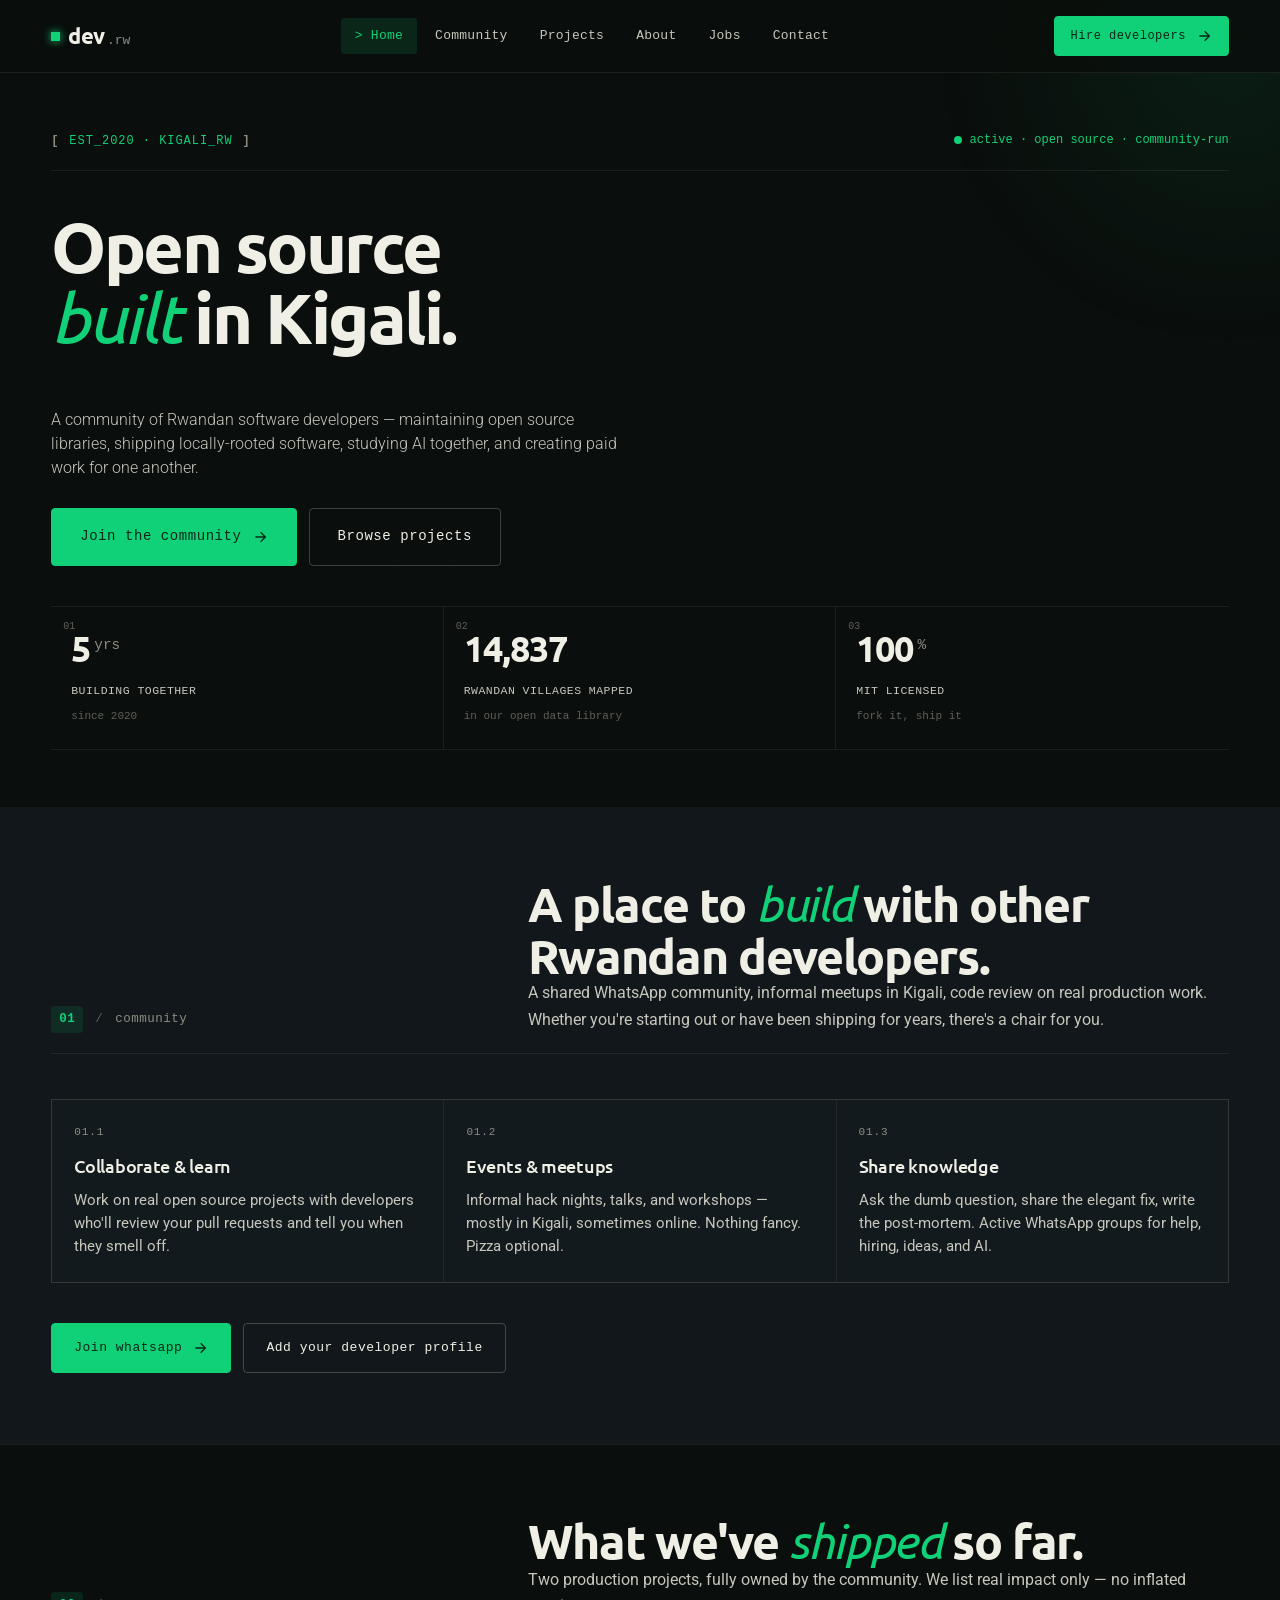
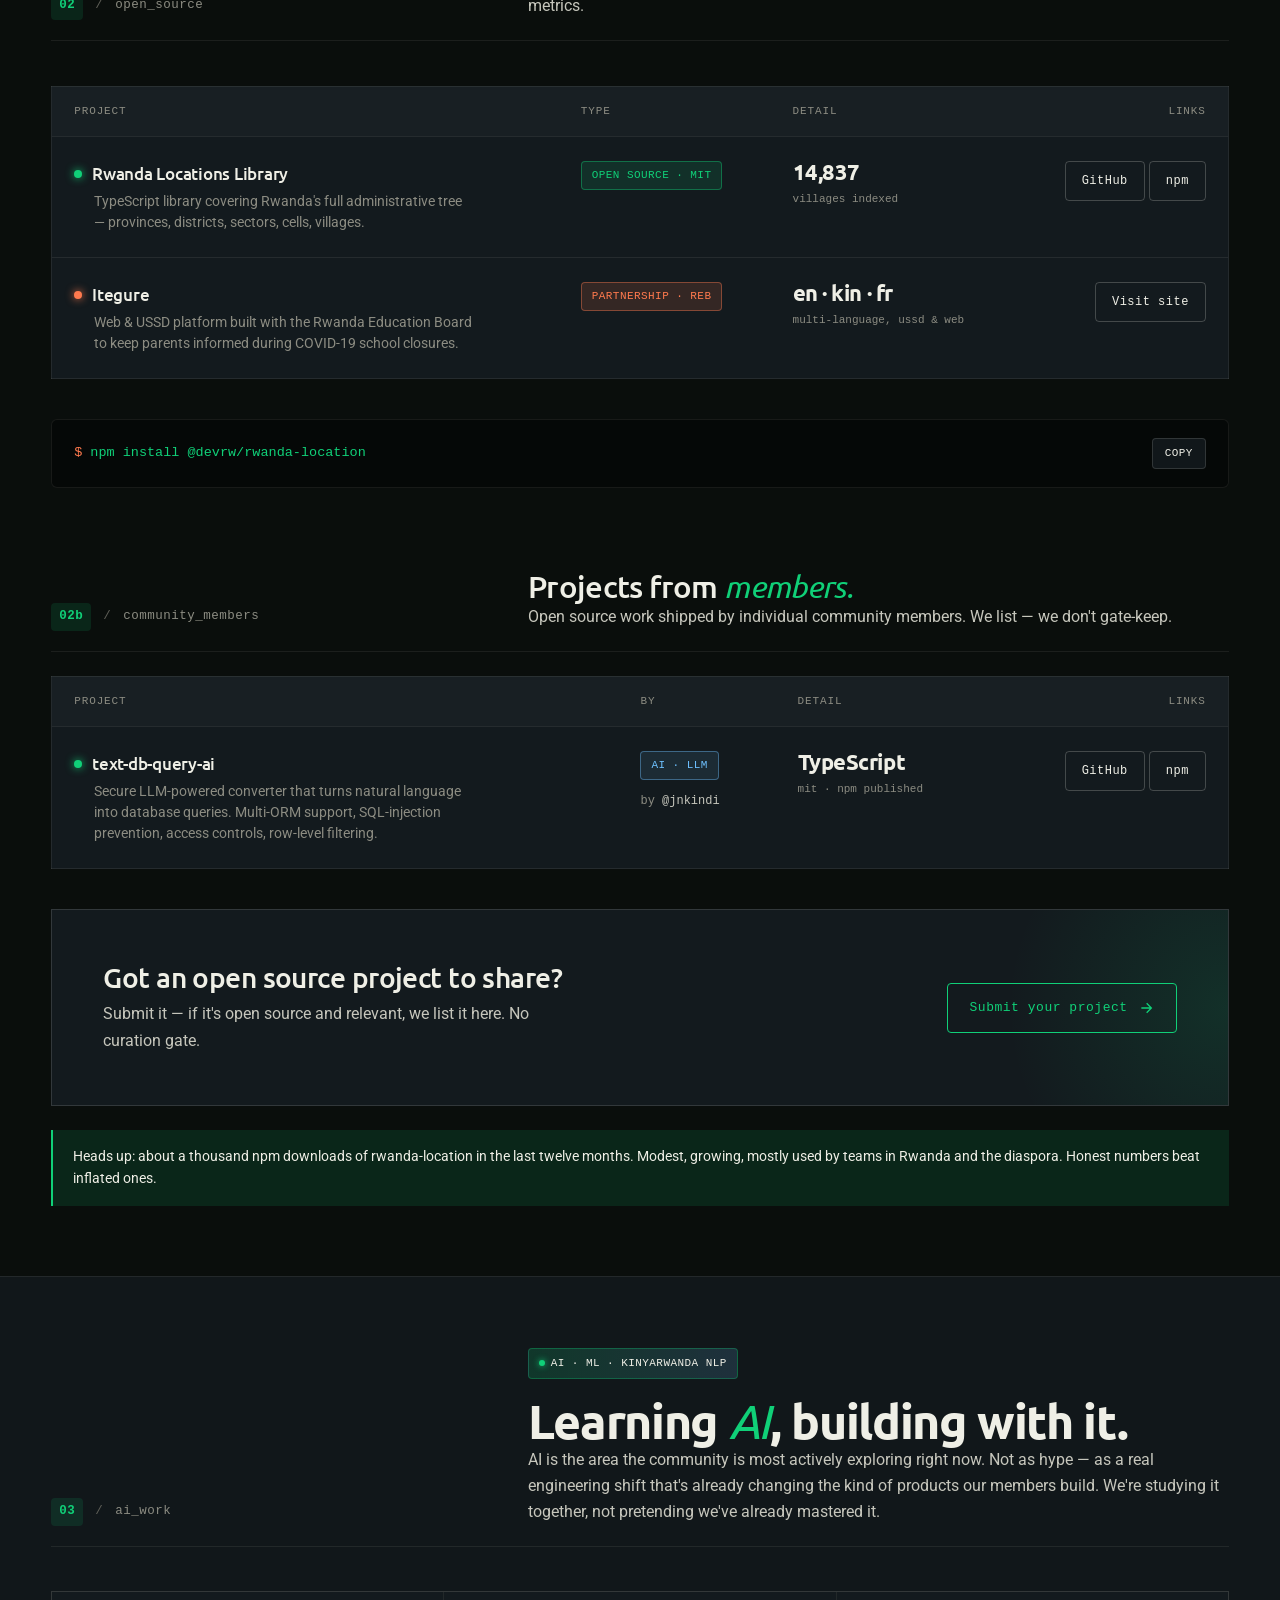
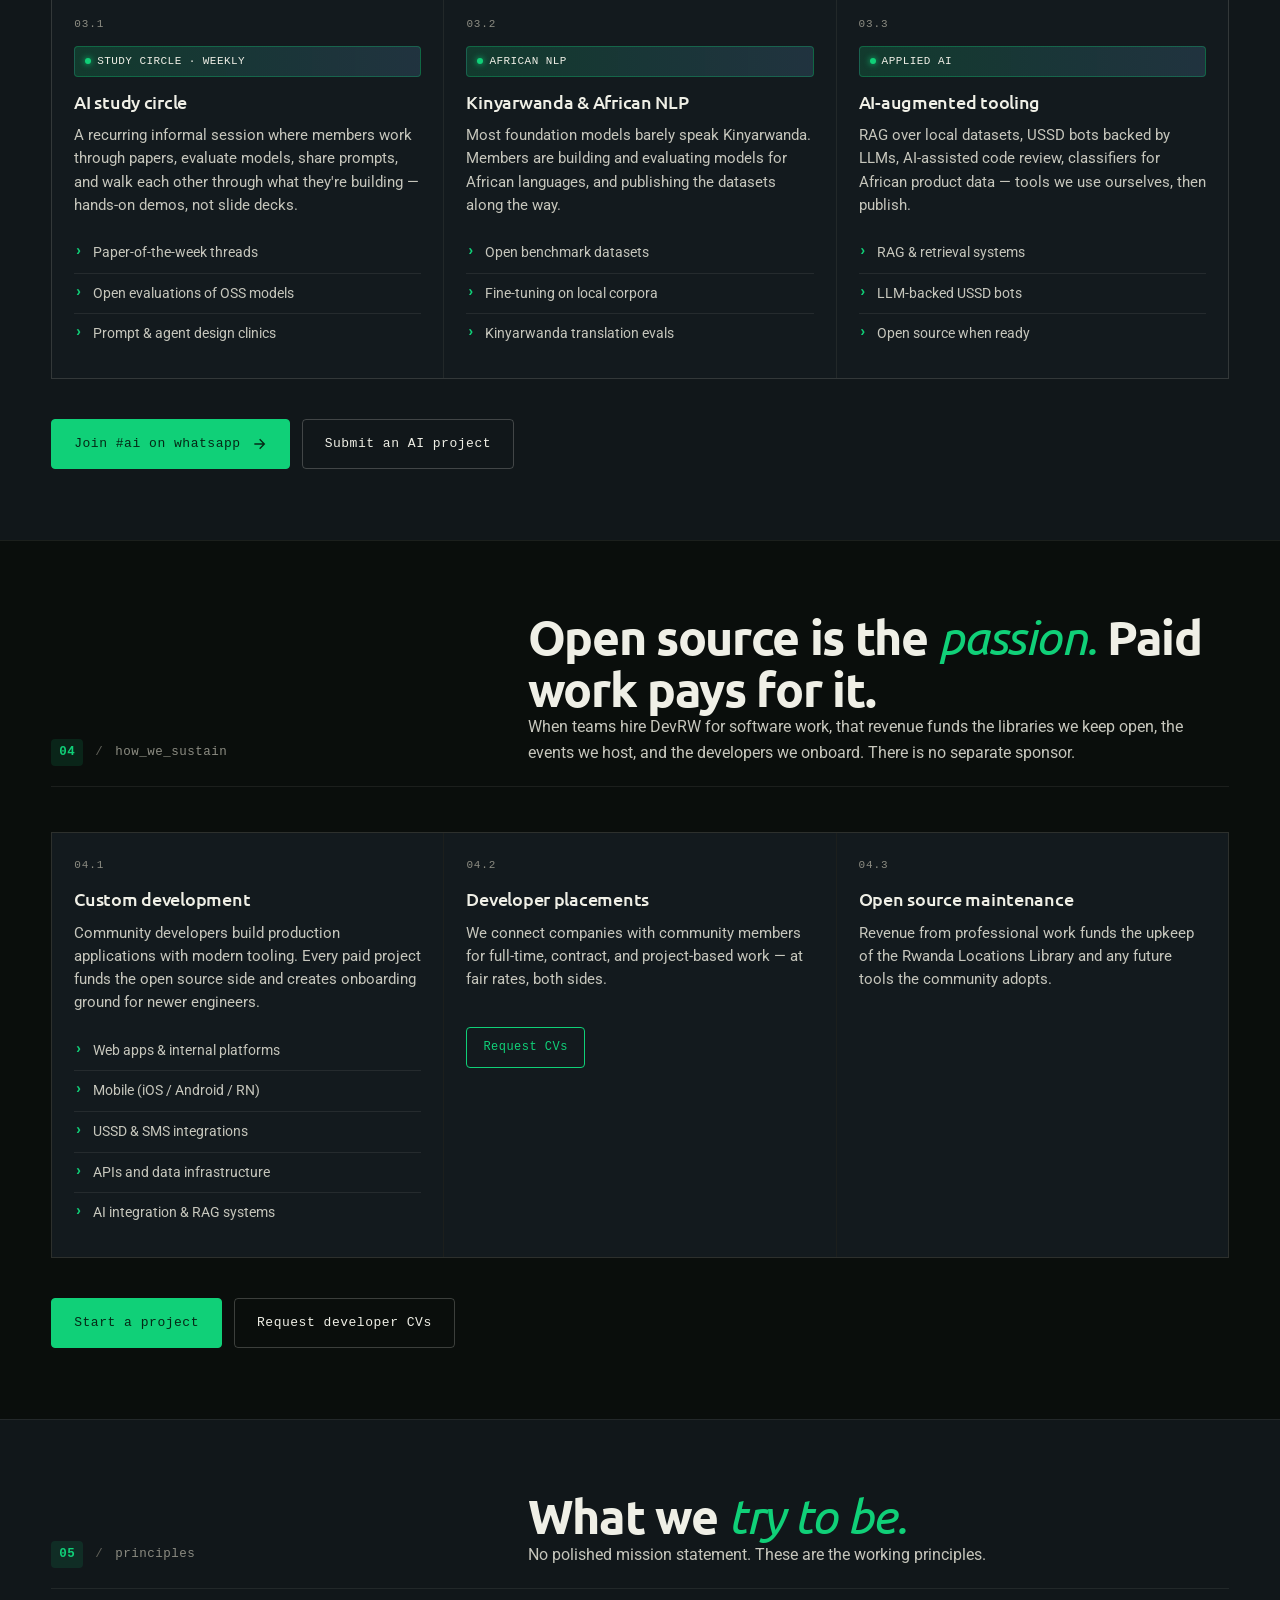
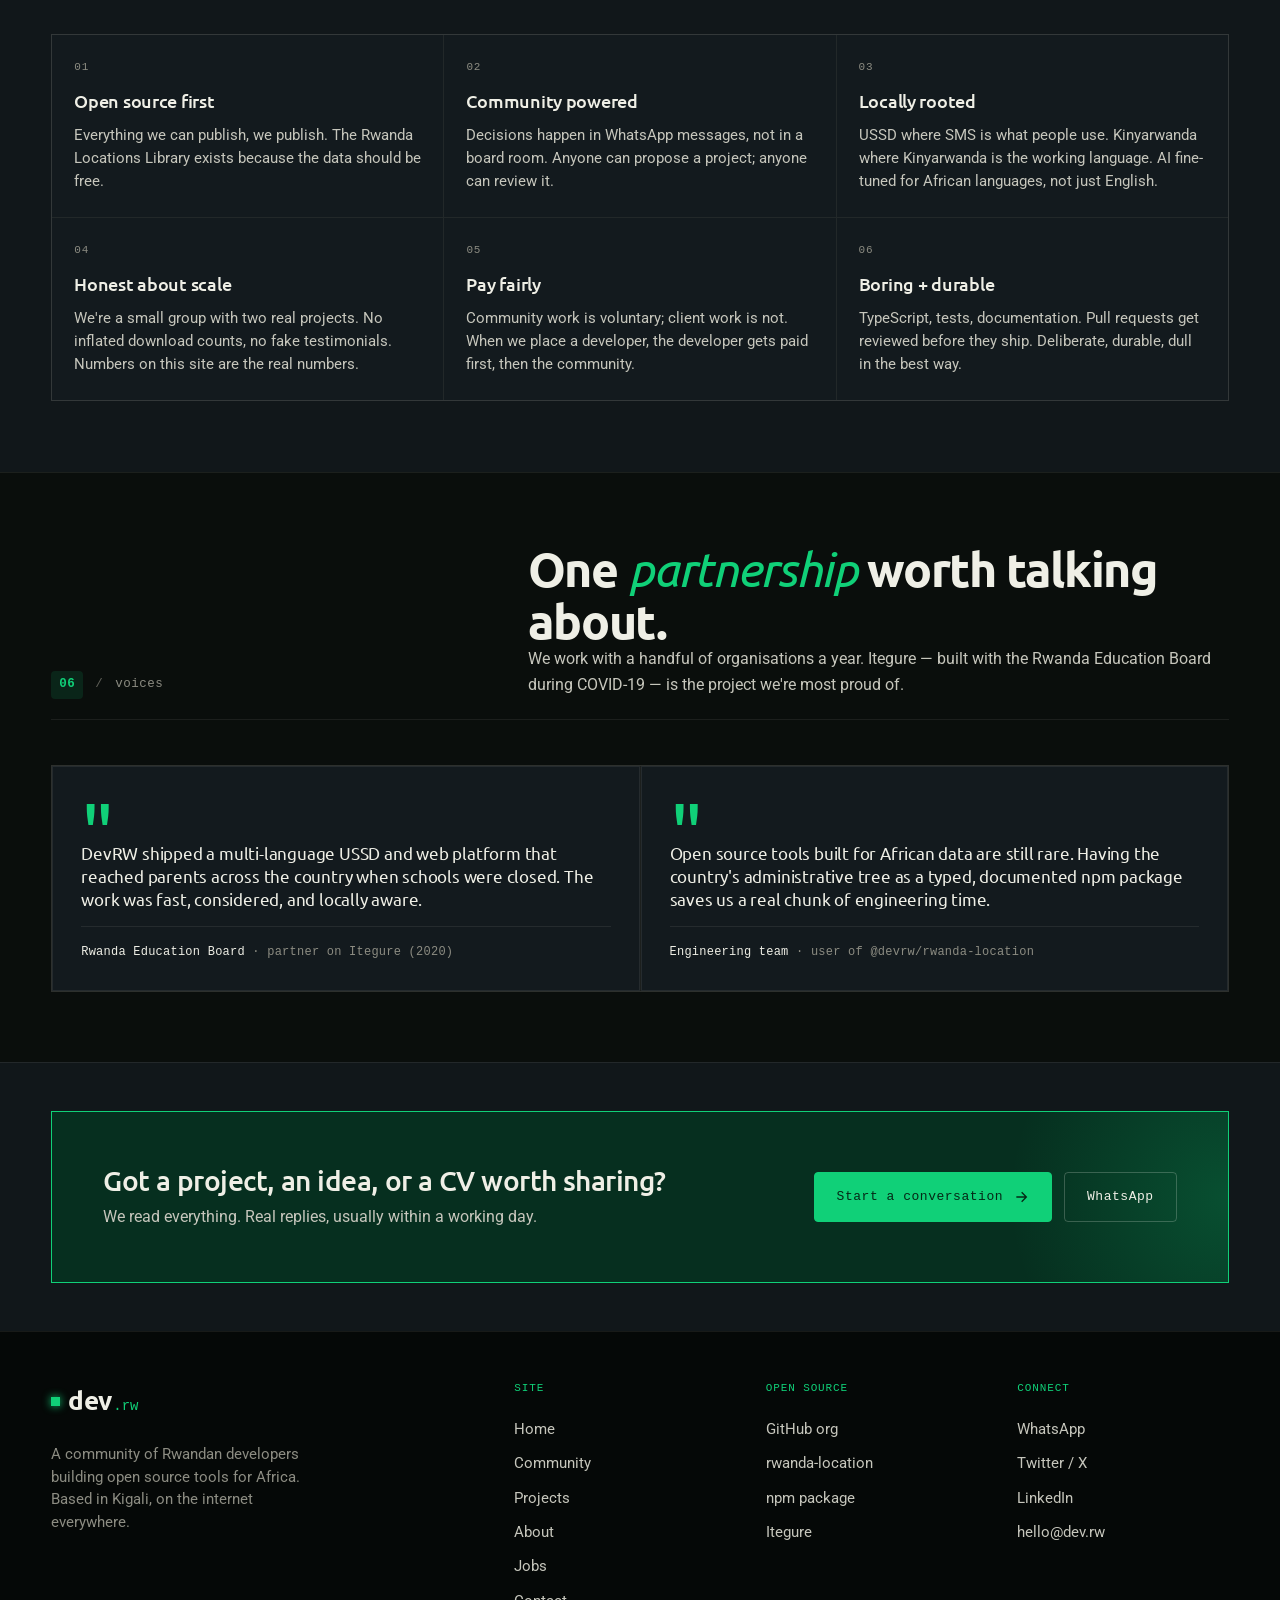
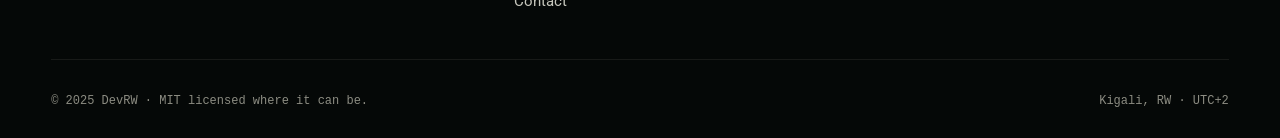
<file: index.html>
<!DOCTYPE html>
<html lang="en">
<head>
  <meta charset="UTF-8" />
  <meta name="viewport" content="width=device-width, initial-scale=1.0" />
  <meta name="theme-color" content="#0A0E0C" />
  <meta name="color-scheme" content="dark" />

  <!-- Google Analytics 4 — replace GA_MEASUREMENT_ID with your G-XXXXXXXXXX ID from analytics.google.com -->
  <script async src="https://www.googletagmanager.com/gtag/js?id=GA_MEASUREMENT_ID"></script>
  <script>
    window.dataLayer = window.dataLayer || [];
    function gtag(){dataLayer.push(arguments);}
    gtag('js', new Date());
    gtag('config', 'GA_MEASUREMENT_ID');
  </script>

  <!-- Font preconnects — reduces first-paint latency -->
  <link rel="preconnect" href="https://fonts.googleapis.com" />
  <link rel="preconnect" href="https://fonts.gstatic.com" crossorigin />

  <title>DevRW — Open source developer community in Kigali, Rwanda</title>
  <meta name="description" content="DevRW is a community of Rwandan developers building open source tools for Africa. We maintain the Rwanda Locations Library, run an AI study circle, and create paid opportunities for engineers in Kigali." />
  <meta name="keywords" content="Rwanda developers, open source Rwanda, developer community Kigali, DevRW, software engineers Rwanda, open source Africa, AI community Kigali, Rwanda Locations Library, npm rwanda" />
  <meta name="author" content="DevRW" />
  <meta name="robots" content="index, follow" />

  <meta property="og:type" content="website" />
  <meta property="og:url" content="https://dev.rw/" />
  <meta property="og:site_name" content="DevRW" />
  <meta property="og:title" content="DevRW — Open source developer community in Kigali, Rwanda" />
  <meta property="og:description" content="A community of Rwandan developers building open source tools for Africa — Rwanda Locations Library, AI study circle, and developer placements in Kigali." />
  <meta property="og:image" content="https://dev.rw/images/logo.png" />
  <meta property="og:image:alt" content="DevRW logo" />
  <meta property="og:locale" content="en_RW" />

  <meta name="twitter:card" content="summary_large_image" />
  <meta name="twitter:site" content="@devsInRW" />
  <meta name="twitter:creator" content="@devsInRW" />
  <meta name="twitter:title" content="DevRW — Open source developer community in Kigali" />
  <meta name="twitter:description" content="A community of Rwandan developers building open source tools for Africa — Rwanda Locations Library, AI study circle, and developer placements." />
  <meta name="twitter:image" content="https://dev.rw/images/logo.png" />

  <link rel="canonical" href="https://dev.rw/" />
  <link rel="icon" type="image/png" href="images/logo.png" />
  <link rel="apple-touch-icon" href="images/logo.png" />

  <!-- Organization schema -->
  <script type="application/ld+json">
  {
    "@context": "https://schema.org",
    "@type": "Organization",
    "name": "DevRW",
    "alternateName": "Developers Rwanda",
    "url": "https://dev.rw",
    "logo": "https://dev.rw/images/logo.png",
    "description": "A community of Rwandan developers building open source tools for Africa.",
    "foundingDate": "2020",
    "address": { "@type": "PostalAddress", "addressLocality": "Kigali", "addressCountry": "Rwanda" },
    "sameAs": [
      "https://twitter.com/devsInRW",
      "https://linkedin.com/company/dev-rw",
      "https://github.com/DevRW"
    ],
    "contactPoint": {
      "@type": "ContactPoint",
      "contactType": "General Inquiries",
      "email": "hello@dev.rw",
      "availableLanguage": ["English", "Kinyarwanda", "French"]
    }
  }
  </script>

  <!-- WebSite schema — enables Google sitelinks search box -->
  <script type="application/ld+json">
  {
    "@context": "https://schema.org",
    "@type": "WebSite",
    "name": "DevRW",
    "url": "https://dev.rw",
    "description": "Rwanda's open source developer community, built in Kigali.",
    "inLanguage": ["en", "rw", "fr"]
  }
  </script>

  <link rel="stylesheet" href="css/style.css" />
</head>
<body>

  <!-- ============ NAV (uniform across all pages) ============ -->
  <header class="nav">
    <div class="wrap nav__inner">
      <a href="index.html" class="nav__brand"><span class="dot"></span>dev<span class="tld">.rw</span></a>
      <nav class="nav__links" aria-label="Primary">
        <a class="nav__link is-active" href="index.html">Home</a>
        <a class="nav__link" href="community.html">Community</a>
        <a class="nav__link" href="projects.html">Projects</a>
        <a class="nav__link" href="about.html">About</a>
        <a class="nav__link" href="jobs.html">Jobs</a>
        <a class="nav__link" href="contact.html">Contact</a>
      </nav>
      <div class="nav__cta">
        <button class="btn btn--primary btn--sm" data-modal-open="requestCVModal">
          Hire developers
          <svg viewBox="0 0 24 24" fill="none" stroke="currentColor" stroke-width="2"><path d="M5 12h14M13 5l7 7-7 7"/></svg>
        </button>
        <button class="nav__toggle" data-nav-toggle aria-expanded="false">Menu</button>
      </div>
    </div>
    <div class="nav__drawer" data-nav-drawer>
      <a class="nav__link is-active" href="index.html">Home</a>
      <a class="nav__link" href="community.html">Community</a>
      <a class="nav__link" href="projects.html">Projects</a>
      <a class="nav__link" href="about.html">About</a>
      <a class="nav__link" href="jobs.html">Jobs</a>
      <a class="nav__link" href="contact.html">Contact</a>
    </div>
  </header>

  <!-- ============ HERO ============ -->
  <section class="hero">
    <div class="wrap">
      <div class="hero__meta">
        <span class="eyebrow">est_2020 · kigali_rw</span>
        <span class="pulse"><span class="pulse-dot"></span> active · open source · community-run</span>
      </div>

      <div class="rise">
        <h1 class="display-xl hero__headline">
          Open&nbsp;source<br/>
          <span class="accent">built</span> in Kigali.
        </h1>
        <div class="hero__grid hero__grid--single">
          <div>
            <p class="hero__lead">
              A community of Rwandan software developers — maintaining open source libraries,
              shipping locally-rooted software, studying AI together, and creating paid work for one another.
            </p>
            <div class="hero__cta">
              <a class="btn btn--primary btn--lg" href="https://chat.whatsapp.com/GJoStt3riS3LoH4fMsYKgx" target="_blank" rel="noopener">
                Join the community
                <svg viewBox="0 0 24 24" fill="none" stroke="currentColor" stroke-width="2"><path d="M5 12h14M13 5l7 7-7 7"/></svg>
              </a>
              <a class="btn btn--ghost btn--lg" href="projects.html">Browse projects</a>
            </div>
          </div>
        </div>
      </div>

      <!-- Honest stats strip -->
      <div class="stats" style="grid-template-columns: repeat(3, minmax(0, 1fr))">
        <div class="stat" data-marker="01">
          <span class="stat__num">5<span class="unit">yrs</span></span>
          <span class="stat__lbl">building together</span>
          <div class="stat__note">since 2020</div>
        </div>
        <div class="stat" data-marker="02">
          <span class="stat__num">14,837</span>
          <span class="stat__lbl">rwandan villages mapped</span>
          <div class="stat__note">in our open data library</div>
        </div>
        <div class="stat" data-marker="03">
          <span class="stat__num">100<span class="unit">%</span></span>
          <span class="stat__lbl">mit licensed</span>
          <div class="stat__note">fork it, ship it</div>
        </div>
      </div>
    </div>
  </section>

  <!-- ============ 01 / COMMUNITY ============ -->
  <section class="section section--bg-2" id="community">
    <div class="wrap">
      <div class="sec-head">
        <span class="sec-head__index"><span class="n">01</span> <span class="slash">/</span> community</span>
        <div class="sec-head__intro">
          <h2 class="display-l">A place to <span class="italic">build</span> with other<br/>Rwandan developers.</h2>
          <p class="body mt-24">
            A shared WhatsApp community, informal meetups in Kigali, code review on real production work.
            Whether you're starting out or have been shipping for years, there's a chair for you.
          </p>
        </div>
      </div>

      <div class="cards">
        <article class="card">
          <span class="card__num">01.1</span>
          <h3 class="card__title">Collaborate &amp; learn</h3>
          <p class="card__body">Work on real open source projects with developers who'll review your pull requests and tell you when they smell off.</p>
        </article>
        <article class="card">
          <span class="card__num">01.2</span>
          <h3 class="card__title">Events &amp; meetups</h3>
          <p class="card__body">Informal hack nights, talks, and workshops — mostly in Kigali, sometimes online. Nothing fancy. Pizza optional.</p>
        </article>
        <article class="card">
          <span class="card__num">01.3</span>
          <h3 class="card__title">Share knowledge</h3>
          <p class="card__body">Ask the dumb question, share the elegant fix, write the post-mortem. Active WhatsApp groups for help, hiring, ideas, and AI.</p>
        </article>
      </div>

      <div class="mt-40 flex flex-wrap gap-12">
        <a class="btn btn--primary" href="https://chat.whatsapp.com/GJoStt3riS3LoH4fMsYKgx" target="_blank" rel="noopener">
          Join whatsapp
          <svg viewBox="0 0 24 24" fill="none" stroke="currentColor" stroke-width="2"><path d="M5 12h14M13 5l7 7-7 7"/></svg>
        </a>
        <button class="btn btn--ghost" data-modal-open="developerModal">Add your developer profile</button>
      </div>
    </div>
  </section>

  <!-- ============ 02 / OPEN SOURCE ============ -->
  <section class="section section--bg" id="projects">
    <div class="wrap">
      <div class="sec-head">
        <span class="sec-head__index"><span class="n">02</span> <span class="slash">/</span> open_source</span>
        <div class="sec-head__intro">
          <h2 class="display-l">What we've <span class="italic">shipped</span> so far.</h2>
          <p class="body mt-24">
            Two production projects, fully owned by the community. We list real impact only — no inflated metrics.
          </p>
        </div>
      </div>

      <table class="proj-table">
        <thead>
          <tr><th>project</th><th>type</th><th>detail</th><th>links</th></tr>
        </thead>
        <tbody>
          <tr>
            <td>
              <h4 class="proj-name"><span class="proj-marker"></span>Rwanda Locations Library</h4>
              <p class="proj-desc">TypeScript library covering Rwanda's full administrative tree — provinces, districts, sectors, cells, villages.</p>
            </td>
            <td><span class="badge badge--mint">open source · mit</span></td>
            <td>
              <span class="impact">14,837</span>
              <span class="impact-lbl">villages indexed</span>
            </td>
            <td>
              <a class="btn btn--ghost btn--sm" href="https://github.com/DevRW/rwanda-location" target="_blank" rel="noopener">GitHub</a>
              <a class="btn btn--ghost btn--sm" href="https://www.npmjs.com/package/@devrw/rwanda-location" target="_blank" rel="noopener">npm</a>
            </td>
          </tr>
          <tr>
            <td>
              <h4 class="proj-name"><span class="proj-marker is-warning"></span>Itegure</h4>
              <p class="proj-desc">Web &amp; USSD platform built with the Rwanda Education Board to keep parents informed during COVID-19 school closures.</p>
            </td>
            <td><span class="badge badge--ember">partnership · reb</span></td>
            <td>
              <span class="impact">en · kin · fr</span>
              <span class="impact-lbl">multi-language, ussd &amp; web</span>
            </td>
            <td>
              <a class="btn btn--ghost btn--sm" href="http://itegure.rw/" target="_blank" rel="noopener">Visit site</a>
            </td>
          </tr>
        </tbody>
      </table>

      <div class="mt-40 codeblock">
        <span><span class="prompt">$</span>npm install @devrw/rwanda-location</span>
        <button class="codeblock__copy" data-copy="npm install @devrw/rwanda-location">Copy</button>
      </div>

      <!-- Community member projects -->
      <div class="mt-80">
        <div class="sec-head" style="margin-bottom:24px;padding-bottom:20px;">
          <span class="sec-head__index"><span class="n">02b</span> <span class="slash">/</span> community_members</span>
          <div class="sec-head__intro">
            <h3 class="display-m">Projects from <span class="italic">members.</span></h3>
            <p class="body mt-12">Open source work shipped by individual community members. We list — we don't gate-keep.</p>
          </div>
        </div>

        <table class="proj-table">
          <thead>
            <tr><th>project</th><th>by</th><th>detail</th><th>links</th></tr>
          </thead>
          <tbody>
            <tr>
              <td>
                <h4 class="proj-name"><span class="proj-marker"></span>text-db-query-ai</h4>
                <p class="proj-desc">Secure LLM-powered converter that turns natural language into database queries. Multi-ORM support, SQL-injection prevention, access controls, row-level filtering.</p>
              </td>
              <td>
                <span class="badge badge--sky">ai · llm</span>
                <div class="mono mt-12" style="font-size:12px;color:var(--ink-3)">by <a href="https://github.com/jnkindi" target="_blank" rel="noopener" style="color:var(--ink-2)">@jnkindi</a></div>
              </td>
              <td>
                <span class="impact">TypeScript</span>
                <span class="impact-lbl">mit · npm published</span>
              </td>
              <td>
                <a class="btn btn--ghost btn--sm" href="https://github.com/jnkindi/text-db-query-ai" target="_blank" rel="noopener">GitHub</a>
                <a class="btn btn--ghost btn--sm" href="https://www.npmjs.com/package/text-db-query-ai" target="_blank" rel="noopener">npm</a>
              </td>
            </tr>
          </tbody>
        </table>

        <div class="mt-40 cta-block">
          <div>
            <h3>Got an open source project to share?</h3>
            <p class="body">Submit it — if it's open source and relevant, we list it here. No curation gate.</p>
          </div>
          <div class="cta-block__actions">
            <button class="btn btn--mint-outline" data-modal-open="submitProjectModal">Submit your project
              <svg viewBox="0 0 24 24" fill="none" stroke="currentColor" stroke-width="2"><path d="M5 12h14M13 5l7 7-7 7"/></svg>
            </button>
          </div>
        </div>
      </div>

      <div class="mt-24 note">
        Heads up: about a thousand npm downloads of rwanda-location in the last twelve months. Modest, growing, mostly used by teams in Rwanda and the diaspora. Honest numbers beat inflated ones.
      </div>
    </div>
  </section>

  <!-- ============ 03 / AI ============ -->
  <section class="section section--bg-2" id="ai">
    <div class="wrap">
      <div class="sec-head">
        <span class="sec-head__index"><span class="n">03</span> <span class="slash">/</span> ai_work</span>
        <div class="sec-head__intro">
          <span class="ai-badge mb-24" style="margin-bottom:16px">ai · ml · kinyarwanda nlp</span>
          <h2 class="display-l">Learning <span class="italic">AI</span>, building with it.</h2>
          <p class="body mt-24">
            AI is the area the community is most actively exploring right now. Not as hype — as a real engineering shift
            that's already changing the kind of products our members build. We're studying it together, not pretending
            we've already mastered it.
          </p>
        </div>
      </div>

      <div class="cards">
        <article class="card">
          <span class="card__num">03.1</span>
          <span class="ai-badge">study circle · weekly</span>
          <h3 class="card__title">AI study circle</h3>
          <p class="card__body">A recurring informal session where members work through papers, evaluate models, share prompts, and walk each other through what they're building — hands-on demos, not slide decks.</p>
          <ul class="card__list">
            <li>Paper-of-the-week threads</li>
            <li>Open evaluations of OSS models</li>
            <li>Prompt &amp; agent design clinics</li>
          </ul>
        </article>
        <article class="card">
          <span class="card__num">03.2</span>
          <span class="ai-badge">african nlp</span>
          <h3 class="card__title">Kinyarwanda &amp; African NLP</h3>
          <p class="card__body">Most foundation models barely speak Kinyarwanda. Members are building and evaluating models for African languages, and publishing the datasets along the way.</p>
          <ul class="card__list">
            <li>Open benchmark datasets</li>
            <li>Fine-tuning on local corpora</li>
            <li>Kinyarwanda translation evals</li>
          </ul>
        </article>
        <article class="card">
          <span class="card__num">03.3</span>
          <span class="ai-badge">applied ai</span>
          <h3 class="card__title">AI-augmented tooling</h3>
          <p class="card__body">RAG over local datasets, USSD bots backed by LLMs, AI-assisted code review, classifiers for African product data — tools we use ourselves, then publish.</p>
          <ul class="card__list">
            <li>RAG &amp; retrieval systems</li>
            <li>LLM-backed USSD bots</li>
            <li>Open source when ready</li>
          </ul>
        </article>
      </div>

      <div class="mt-40 flex flex-wrap gap-12">
        <a class="btn btn--primary" href="https://chat.whatsapp.com/GJoStt3riS3LoH4fMsYKgx" target="_blank" rel="noopener">
          Join #ai on whatsapp
          <svg viewBox="0 0 24 24" fill="none" stroke="currentColor" stroke-width="2"><path d="M5 12h14M13 5l7 7-7 7"/></svg>
        </a>
        <button class="btn btn--ghost" data-modal-open="submitProjectModal">Submit an AI project</button>
      </div>
    </div>
  </section>

  <!-- ============ 04 / HOW WE SUSTAIN ============ -->
  <section class="section section--bg" id="sustain">
    <div class="wrap">
      <div class="sec-head">
        <span class="sec-head__index"><span class="n">04</span> <span class="slash">/</span> how_we_sustain</span>
        <div class="sec-head__intro">
          <h2 class="display-l">Open source is the <span class="italic">passion.</span> Paid work pays for it.</h2>
          <p class="body mt-24">
            When teams hire DevRW for software work, that revenue funds the libraries we keep open,
            the events we host, and the developers we onboard. There is no separate sponsor.
          </p>
        </div>
      </div>

      <div class="cards">
        <article class="card">
          <span class="card__num">04.1</span>
          <h3 class="card__title">Custom development</h3>
          <p class="card__body">Community developers build production applications with modern tooling. Every paid project funds the open source side and creates onboarding ground for newer engineers.</p>
          <ul class="card__list">
            <li>Web apps &amp; internal platforms</li>
            <li>Mobile (iOS / Android / RN)</li>
            <li>USSD &amp; SMS integrations</li>
            <li>APIs and data infrastructure</li>
            <li>AI integration &amp; RAG systems</li>
          </ul>
        </article>
        <article class="card">
          <span class="card__num">04.2</span>
          <h3 class="card__title">Developer placements</h3>
          <p class="card__body">We connect companies with community members for full-time, contract, and project-based work — at fair rates, both sides.</p>
          <div class="mt-24">
            <button class="btn btn--mint-outline btn--sm" data-modal-open="requestCVModal">Request CVs</button>
          </div>
        </article>
        <article class="card">
          <span class="card__num">04.3</span>
          <h3 class="card__title">Open source maintenance</h3>
          <p class="card__body">Revenue from professional work funds the upkeep of the Rwanda Locations Library and any future tools the community adopts.</p>
        </article>
      </div>

      <div class="mt-40 flex flex-wrap gap-12">
        <button class="btn btn--primary" data-modal-open="hireProjectModal">Start a project</button>
        <button class="btn btn--ghost" data-modal-open="requestCVModal">Request developer CVs</button>
      </div>
    </div>
  </section>

  <!-- ============ 05 / PRINCIPLES ============ -->
  <section class="section section--bg-2">
    <div class="wrap">
      <div class="sec-head">
        <span class="sec-head__index"><span class="n">05</span> <span class="slash">/</span> principles</span>
        <div class="sec-head__intro">
          <h2 class="display-l">What we <span class="italic">try to be.</span></h2>
          <p class="body mt-24">No polished mission statement. These are the working principles.</p>
        </div>
      </div>

      <div class="cards">
        <article class="card">
          <span class="card__num">01</span>
          <h3 class="card__title">Open source first</h3>
          <p class="card__body">Everything we can publish, we publish. The Rwanda Locations Library exists because the data should be free.</p>
        </article>
        <article class="card">
          <span class="card__num">02</span>
          <h3 class="card__title">Community powered</h3>
          <p class="card__body">Decisions happen in WhatsApp messages, not in a board room. Anyone can propose a project; anyone can review it.</p>
        </article>
        <article class="card">
          <span class="card__num">03</span>
          <h3 class="card__title">Locally rooted</h3>
          <p class="card__body">USSD where SMS is what people use. Kinyarwanda where Kinyarwanda is the working language. AI fine-tuned for African languages, not just English.</p>
        </article>
        <article class="card">
          <span class="card__num">04</span>
          <h3 class="card__title">Honest about scale</h3>
          <p class="card__body">We're a small group with two real projects. No inflated download counts, no fake testimonials. Numbers on this site are the real numbers.</p>
        </article>
        <article class="card">
          <span class="card__num">05</span>
          <h3 class="card__title">Pay fairly</h3>
          <p class="card__body">Community work is voluntary; client work is not. When we place a developer, the developer gets paid first, then the community.</p>
        </article>
        <article class="card">
          <span class="card__num">06</span>
          <h3 class="card__title">Boring + durable</h3>
          <p class="card__body">TypeScript, tests, documentation. Pull requests get reviewed before they ship. Deliberate, durable, dull in the best way.</p>
        </article>
      </div>
    </div>
  </section>

  <!-- ============ 06 / VOICES ============ -->
  <section class="section section--bg">
    <div class="wrap">
      <div class="sec-head">
        <span class="sec-head__index"><span class="n">06</span> <span class="slash">/</span> voices</span>
        <div class="sec-head__intro">
          <h2 class="display-l">One <span class="italic">partnership</span> worth talking about.</h2>
          <p class="body mt-24">
            We work with a handful of organisations a year. Itegure — built with the Rwanda Education
            Board during COVID-19 — is the project we're most proud of.
          </p>
        </div>
      </div>

      <div class="cards cards--2">
        <article class="testimonial">
          <p class="testimonial__quote">DevRW shipped a multi-language USSD and web platform that reached parents across the country when schools were closed. The work was fast, considered, and locally aware.</p>
          <div class="testimonial__attr"><strong>Rwanda Education Board</strong> · partner on Itegure (2020)</div>
        </article>
        <article class="testimonial">
          <p class="testimonial__quote">Open source tools built for African data are still rare. Having the country's administrative tree as a typed, documented npm package saves us a real chunk of engineering time.</p>
          <div class="testimonial__attr"><strong>Engineering team</strong> · user of @devrw/rwanda-location</div>
        </article>
      </div>
    </div>
  </section>

  <!-- ============ CTA ============ -->
  <section class="section section--tight section--bg-2">
    <div class="wrap">
      <div class="cta-block cta-block--mint">
        <div>
          <h3>Got a project, an idea, or a CV worth sharing?</h3>
          <p class="body">We read everything. Real replies, usually within a working day.</p>
        </div>
        <div class="cta-block__actions">
          <a class="btn btn--primary" href="contact.html">Start a conversation
            <svg viewBox="0 0 24 24" fill="none" stroke="currentColor" stroke-width="2"><path d="M5 12h14M13 5l7 7-7 7"/></svg>
          </a>
          <a class="btn btn--ghost" href="https://chat.whatsapp.com/GJoStt3riS3LoH4fMsYKgx" target="_blank" rel="noopener">WhatsApp</a>
        </div>
      </div>
    </div>
  </section>

  <!-- ============ FOOTER (uniform) ============ -->
  <footer class="footer">
    <div class="wrap">
      <div class="footer__grid">
        <div>
          <div class="footer__brand"><span class="dot"></span>dev<span class="tld">.rw</span></div>
          <p class="footer__tag">A community of Rwandan developers building open source tools for Africa. Based in Kigali, on the internet everywhere.</p>
        </div>
        <div class="footer__col">
          <h6>Site</h6>
          <a href="index.html">Home</a>
          <a href="community.html">Community</a>
          <a href="projects.html">Projects</a>
          <a href="about.html">About</a>
          <a href="jobs.html">Jobs</a>
          <a href="contact.html">Contact</a>
        </div>
        <div class="footer__col">
          <h6>Open source</h6>
          <a href="https://github.com/DevRW" target="_blank" rel="noopener">GitHub org</a>
          <a href="https://github.com/DevRW/rwanda-location" target="_blank" rel="noopener">rwanda-location</a>
          <a href="https://www.npmjs.com/package/@devrw/rwanda-location" target="_blank" rel="noopener">npm package</a>
          <a href="http://itegure.rw/" target="_blank" rel="noopener">Itegure</a>
        </div>
        <div class="footer__col">
          <h6>Connect</h6>
          <a href="https://chat.whatsapp.com/GJoStt3riS3LoH4fMsYKgx" target="_blank" rel="noopener">WhatsApp</a>
          <a href="https://twitter.com/devsInRW" target="_blank" rel="noopener">Twitter / X</a>
          <a href="https://linkedin.com/company/dev-rw" target="_blank" rel="noopener">LinkedIn</a>
          <a href="mailto:hello@dev.rw">hello@dev.rw</a>
        </div>
      </div>
      <div class="footer__bottom">
        <span>© 2025 DevRW · MIT licensed where it can be.</span>
        <span>Kigali, RW · UTC+2</span>
      </div>
    </div>
  </footer>

  <!-- ============ MODALS ============ -->

  <div class="modal-overlay" id="developerModal" role="dialog" aria-labelledby="developerModalTitle">
    <div class="modal modal--wide">
      <div class="modal__head">
        <h3 class="modal__title" id="developerModalTitle">Add your developer profile</h3>
        <button class="modal__close" data-modal-close aria-label="Close">
          <svg width="14" height="14" viewBox="0 0 14 14" fill="none" stroke="currentColor" stroke-width="2"><path d="M1 1l12 12M13 1L1 13"/></svg>
        </button>
      </div>
      <p class="modal__intro">We'll review your profile and share it with recruiters and partner companies looking for engineers in your stack.</p>
      <div class="modal__body">
        <iframe class="modal__form-frame"
                data-src="https://docs.google.com/forms/d/e/1FAIpQLSe0LymG8jKHbgDqLnW4m3MiSK0lPQuZufXfqiV2xXDoUFmPxg/viewform?embedded=true"
                loading="lazy"
                title="Developer profile form">Loading…</iframe>
      </div>
    </div>
  </div>

  <div class="modal-overlay" id="requestCVModal" role="dialog" aria-labelledby="requestCVModalTitle">
    <div class="modal modal--wide">
      <div class="modal__head">
        <h3 class="modal__title" id="requestCVModalTitle">Request developer CVs</h3>
        <button class="modal__close" data-modal-close aria-label="Close">
          <svg width="14" height="14" viewBox="0 0 14 14" fill="none" stroke="currentColor" stroke-width="2"><path d="M1 1l12 12M13 1L1 13"/></svg>
        </button>
      </div>
      <p class="modal__intro">Tell us about the role. We'll send matching profiles from the community within a couple of working days.</p>
      <div class="modal__body">
        <iframe class="modal__form-frame"
                data-src="https://docs.google.com/forms/d/e/1FAIpQLSdEf4OOU0VOoF6FisQEi0T2ObteHG8_snebPa9UbfoCCKoyrA/viewform?embedded=true"
                loading="lazy"
                title="Request developer CVs form">Loading…</iframe>
      </div>
    </div>
  </div>

  <div class="modal-overlay" id="hireProjectModal" role="dialog" aria-labelledby="hireProjectModalTitle">
    <div class="modal modal--wide">
      <div class="modal__head">
        <h3 class="modal__title" id="hireProjectModalTitle">Start your project</h3>
        <button class="modal__close" data-modal-close aria-label="Close">
          <svg width="14" height="14" viewBox="0 0 14 14" fill="none" stroke="currentColor" stroke-width="2"><path d="M1 1l12 12M13 1L1 13"/></svg>
        </button>
      </div>
      <p class="modal__intro">A short note on what you'd like to build. We'll come back with next steps within a working day.</p>
      <div class="modal__body">
        <iframe class="modal__form-frame"
                data-src="https://docs.google.com/forms/d/e/1FAIpQLSdCod8kHjNHzRF1lpxDQbyI0mwlW9Asa9B03yl_jrZvwfvj2w/viewform?embedded=true"
                loading="lazy"
                title="Start a project form">Loading…</iframe>
      </div>
    </div>
  </div>

  <div class="modal-overlay" id="submitProjectModal" role="dialog" aria-labelledby="submitProjectModalTitle">
    <div class="modal modal--wide">
      <div class="modal__head">
        <h3 class="modal__title" id="submitProjectModalTitle">Submit your open source project</h3>
        <button class="modal__close" data-modal-close aria-label="Close">
          <svg width="14" height="14" viewBox="0 0 14 14" fill="none" stroke="currentColor" stroke-width="2"><path d="M1 1l12 12M13 1L1 13"/></svg>
        </button>
      </div>
      <p class="modal__intro">Share your project — library, tool, dataset, AI model. If it fits the community's focus we'll add it to the projects page.</p>
      <div class="modal__body">
        <iframe class="modal__form-frame"
                data-src="https://docs.google.com/forms/d/e/1FAIpQLScxgaZa7jaRb4QtfKVZnNo_J00A3W6Kfnax2rKXXqkA4cJo8w/viewform?embedded=true"
                loading="lazy"
                title="Submit open source project form">Loading…</iframe>
      </div>
    </div>
  </div>

  <script src="js/app.js"></script>
</body>
</html>
</file>
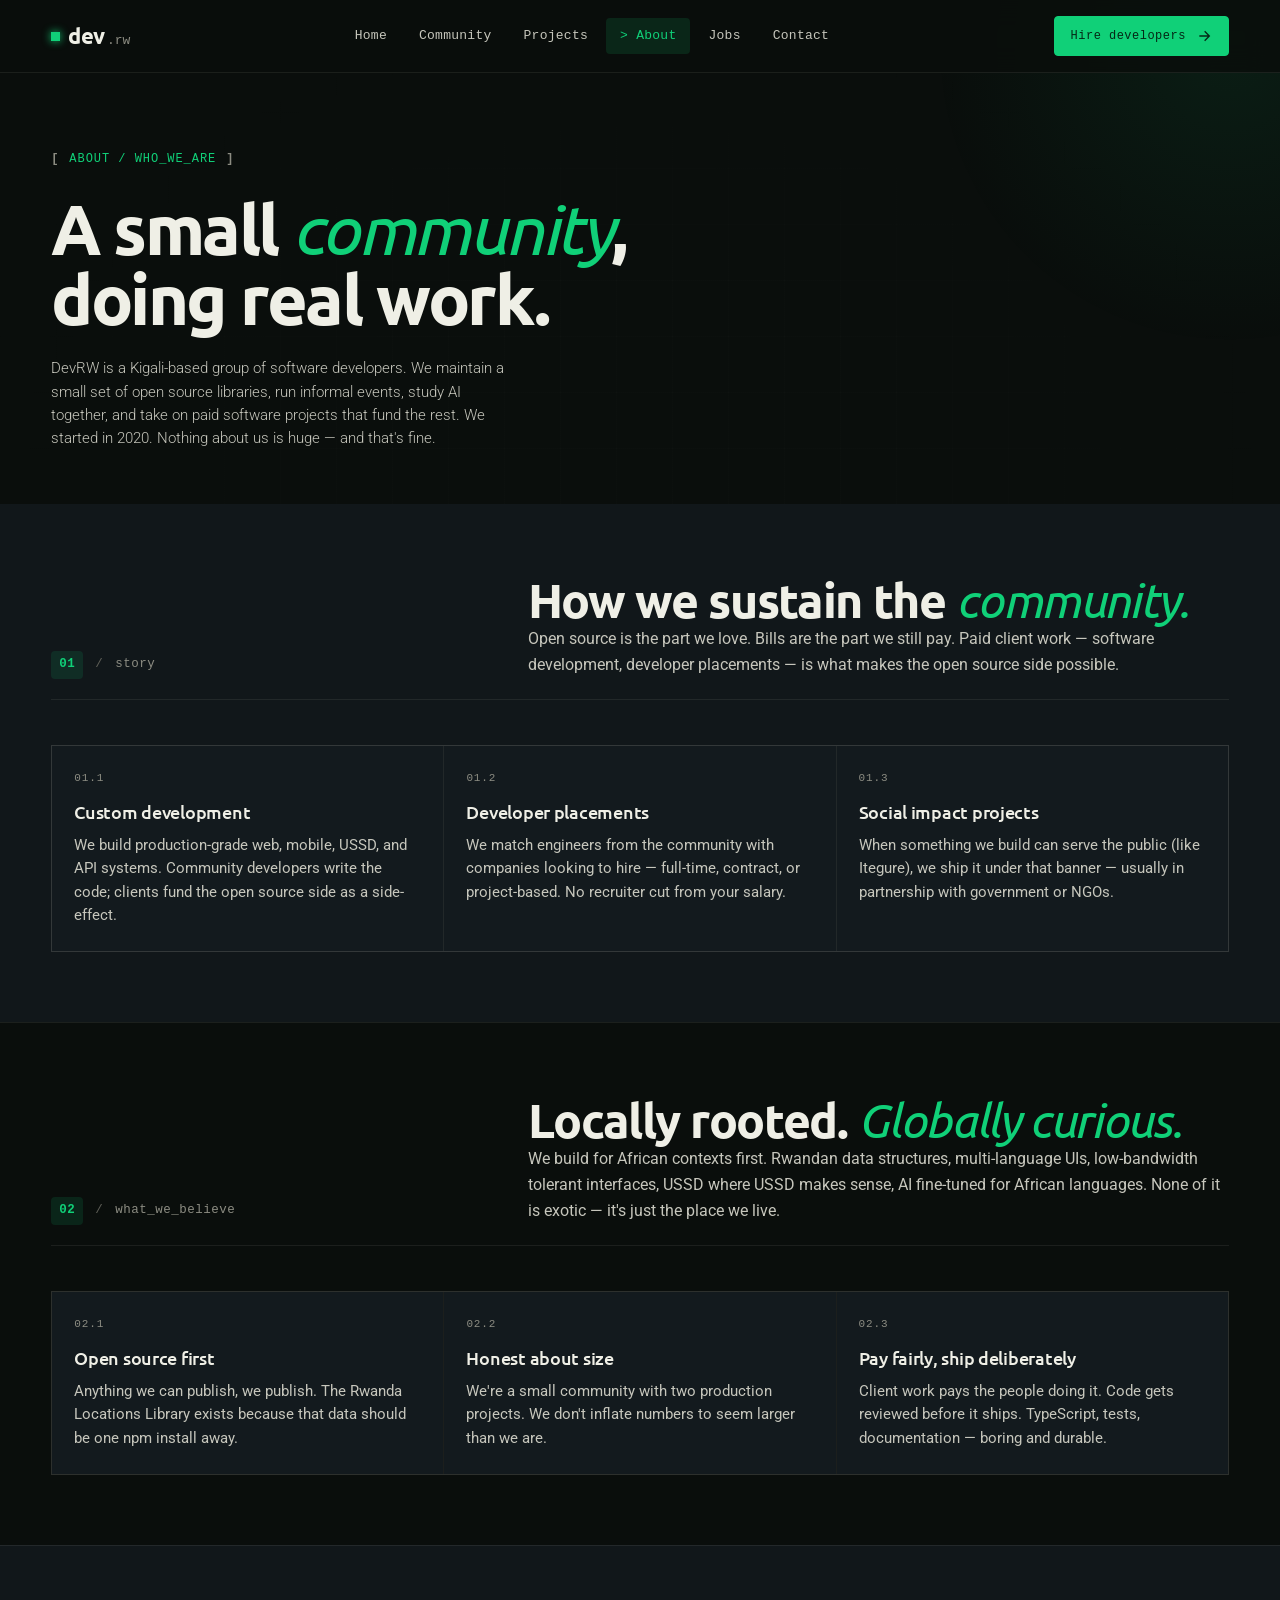
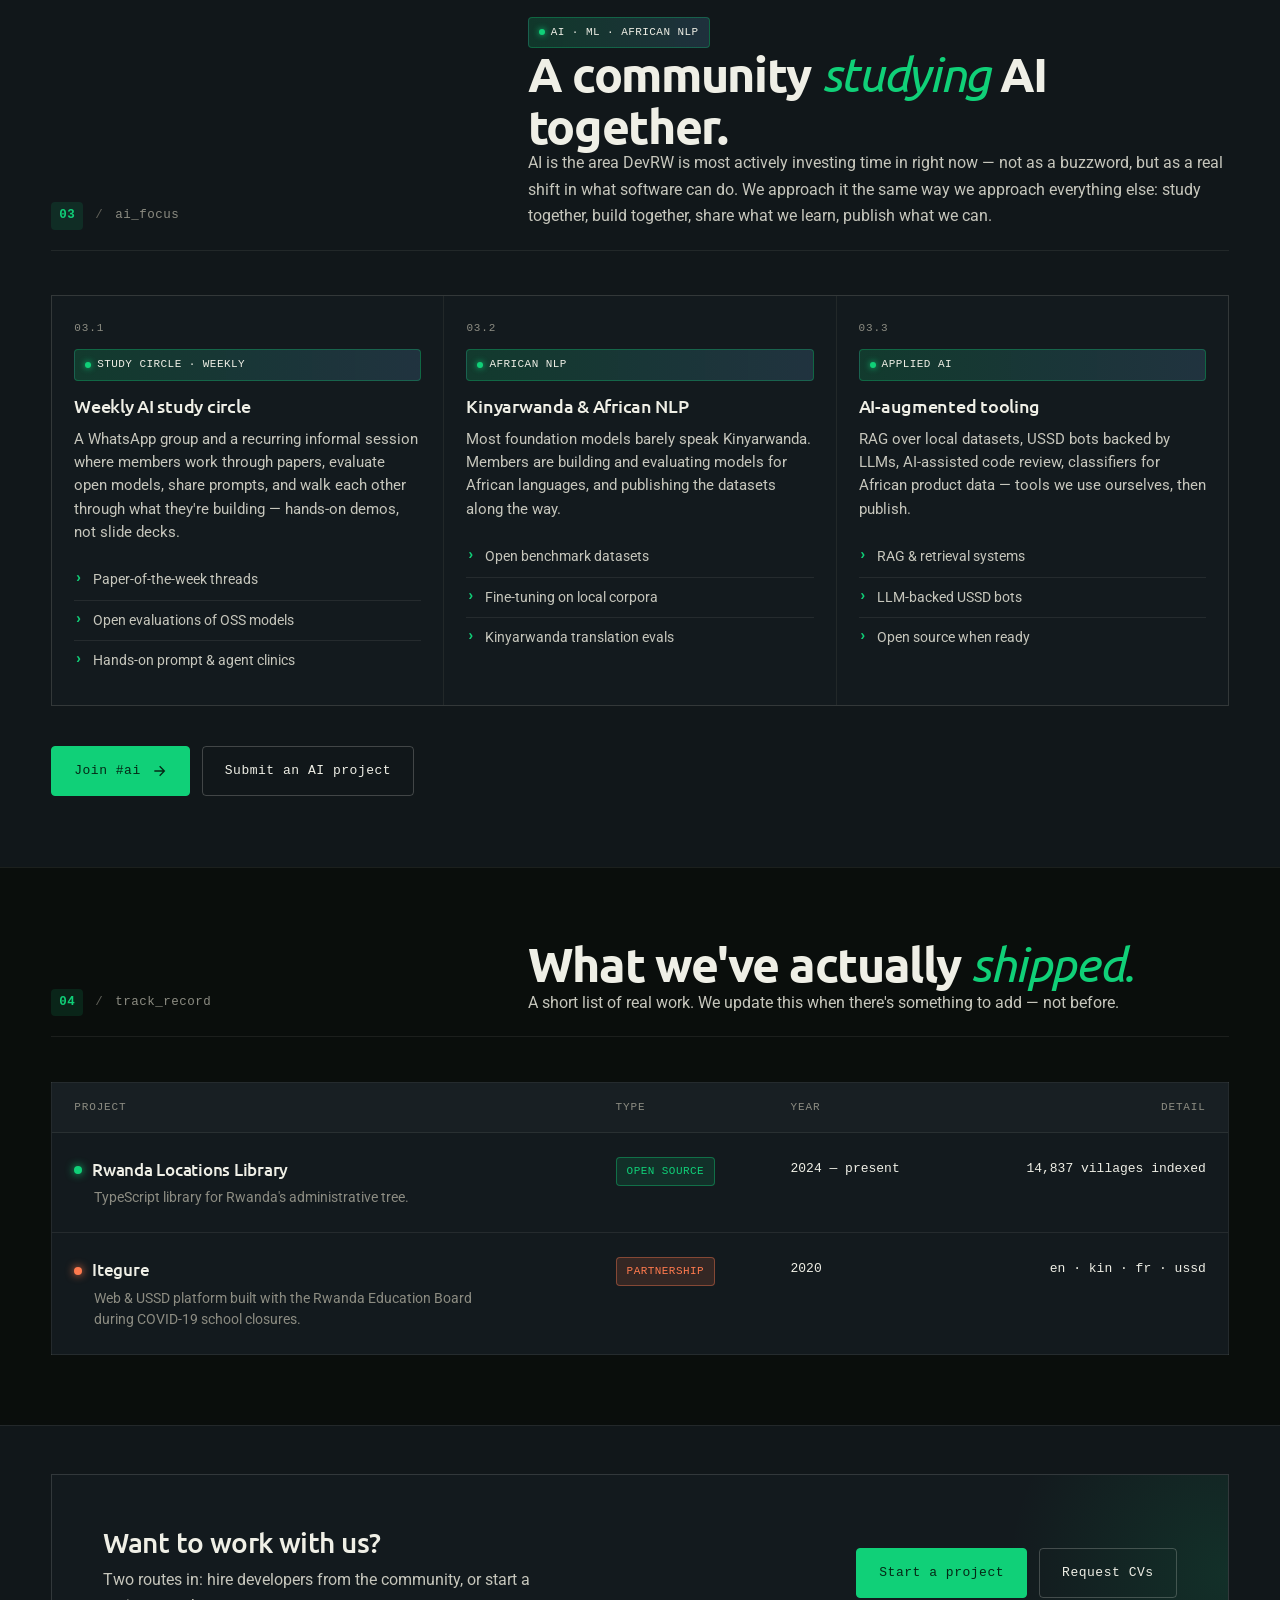
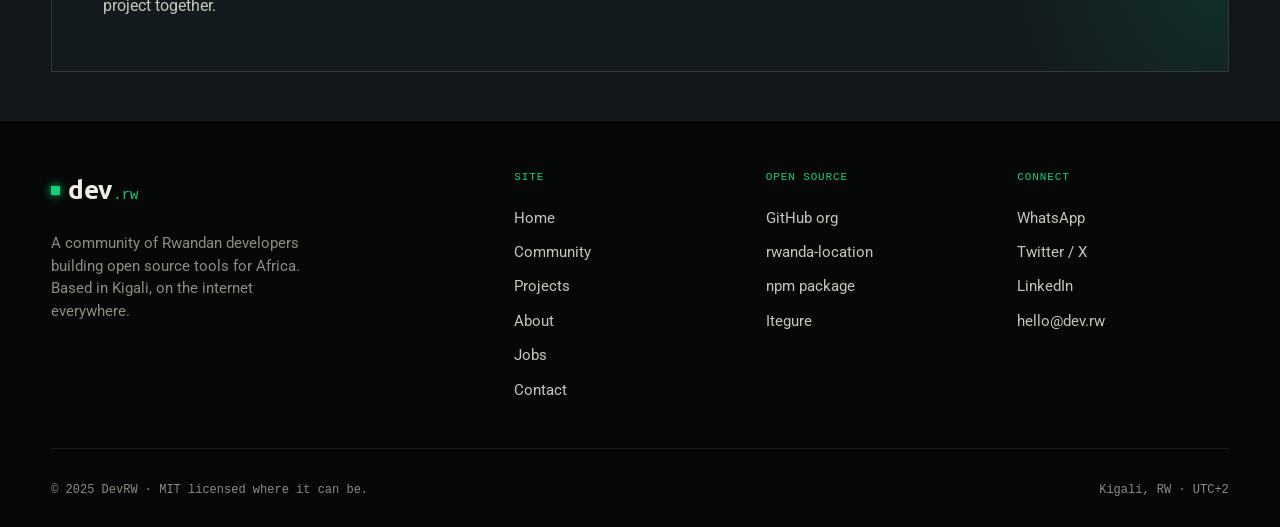
<file: about.html>
<!DOCTYPE html>
<html lang="en">
<head>
  <meta charset="UTF-8" />
  <meta name="viewport" content="width=device-width, initial-scale=1.0" />
  <meta name="theme-color" content="#0A0E0C" />
  <meta name="color-scheme" content="dark" />

  <script async src="https://www.googletagmanager.com/gtag/js?id=GA_MEASUREMENT_ID"></script>
  <script>
    window.dataLayer = window.dataLayer || [];
    function gtag(){dataLayer.push(arguments);}
    gtag('js', new Date());
    gtag('config', 'GA_MEASUREMENT_ID');
  </script>

  <link rel="preconnect" href="https://fonts.googleapis.com" />
  <link rel="preconnect" href="https://fonts.gstatic.com" crossorigin />

  <title>About DevRW — Open source community built in Kigali, Rwanda</title>
  <meta name="description" content="DevRW is a Kigali-based developer community that maintains the Rwanda Locations Library, runs an AI study circle, and takes paid software projects that fund our open source work." />
  <meta name="keywords" content="about DevRW, Rwanda open source community, Kigali tech community, developer community Africa, open source Rwanda est 2020" />
  <meta name="author" content="DevRW" />
  <meta name="robots" content="index, follow" />

  <meta property="og:type" content="website" />
  <meta property="og:url" content="https://dev.rw/about.html" />
  <meta property="og:site_name" content="DevRW" />
  <meta property="og:title" content="About DevRW — Open source community built in Kigali" />
  <meta property="og:description" content="A Kigali-based developer community building open source tools for Africa. We maintain libraries, study AI together, and create paid work for community engineers." />
  <meta property="og:image" content="https://dev.rw/images/logo.png" />
  <meta property="og:image:alt" content="DevRW logo" />
  <meta property="og:locale" content="en_RW" />

  <meta name="twitter:card" content="summary_large_image" />
  <meta name="twitter:site" content="@devsInRW" />
  <meta name="twitter:title" content="About DevRW — Open source community built in Kigali" />
  <meta name="twitter:description" content="A Kigali-based developer community building open source tools for Africa — open source first, AI-curious, honest about our scale." />
  <meta name="twitter:image" content="https://dev.rw/images/logo.png" />

  <link rel="canonical" href="https://dev.rw/about.html" />
  <link rel="icon" type="image/png" href="images/logo.png" />
  <link rel="apple-touch-icon" href="images/logo.png" />

  <script type="application/ld+json">
  {
    "@context": "https://schema.org",
    "@type": "AboutPage",
    "name": "About DevRW",
    "url": "https://dev.rw/about.html",
    "description": "About the DevRW open source developer community, based in Kigali, Rwanda.",
    "inLanguage": "en",
    "publisher": {
      "@type": "Organization",
      "name": "DevRW",
      "url": "https://dev.rw",
      "logo": "https://dev.rw/images/logo.png"
    }
  }
  </script>

  <link rel="stylesheet" href="css/style.css" />
</head>
<body>

  <header class="nav">
    <div class="wrap nav__inner">
      <a href="index.html" class="nav__brand"><span class="dot"></span>dev<span class="tld">.rw</span></a>
      <nav class="nav__links" aria-label="Primary">
        <a class="nav__link" href="index.html">Home</a>
        <a class="nav__link" href="community.html">Community</a>
        <a class="nav__link" href="projects.html">Projects</a>
        <a class="nav__link is-active" href="about.html">About</a>
        <a class="nav__link" href="jobs.html">Jobs</a>
        <a class="nav__link" href="contact.html">Contact</a>
      </nav>
      <div class="nav__cta">
        <button class="btn btn--primary btn--sm" data-modal-open="requestCVModal">
          Hire developers
          <svg viewBox="0 0 24 24" fill="none" stroke="currentColor" stroke-width="2"><path d="M5 12h14M13 5l7 7-7 7"/></svg>
        </button>
        <button class="nav__toggle" data-nav-toggle aria-expanded="false">Menu</button>
      </div>
    </div>
    <div class="nav__drawer" data-nav-drawer>
      <a class="nav__link" href="index.html">Home</a>
      <a class="nav__link" href="community.html">Community</a>
      <a class="nav__link" href="projects.html">Projects</a>
      <a class="nav__link is-active" href="about.html">About</a>
      <a class="nav__link" href="jobs.html">Jobs</a>
      <a class="nav__link" href="contact.html">Contact</a>
    </div>
  </header>

  <section class="page-head">
    <div class="wrap">
      <div class="rise">
        <span class="eyebrow page-head__index">about / who_we_are</span>
        <h1 class="display-xl">A small <span class="italic">community</span>, doing real work.</h1>
        <p class="lead">
          DevRW is a Kigali-based group of software developers. We maintain a small set of open source
          libraries, run informal events, study AI together, and take on paid software projects that
          fund the rest. We started in 2020. Nothing about us is huge — and that's fine.
        </p>
      </div>
    </div>
  </section>

  <section class="section section--bg-2">
    <div class="wrap">
      <div class="sec-head">
        <span class="sec-head__index"><span class="n">01</span> <span class="slash">/</span> story</span>
        <div class="sec-head__intro">
          <h2 class="display-l">How we sustain the <span class="italic">community.</span></h2>
          <p class="body mt-24">
            Open source is the part we love. Bills are the part we still pay. Paid client work —
            software development, developer placements — is what makes the open source side possible.
          </p>
        </div>
      </div>

      <div class="cards">
        <article class="card">
          <span class="card__num">01.1</span>
          <h3 class="card__title">Custom development</h3>
          <p class="card__body">We build production-grade web, mobile, USSD, and API systems. Community developers write the code; clients fund the open source side as a side-effect.</p>
        </article>
        <article class="card">
          <span class="card__num">01.2</span>
          <h3 class="card__title">Developer placements</h3>
          <p class="card__body">We match engineers from the community with companies looking to hire — full-time, contract, or project-based. No recruiter cut from your salary.</p>
        </article>
        <article class="card">
          <span class="card__num">01.3</span>
          <h3 class="card__title">Social impact projects</h3>
          <p class="card__body">When something we build can serve the public (like Itegure), we ship it under that banner — usually in partnership with government or NGOs.</p>
        </article>
      </div>
    </div>
  </section>

  <section class="section section--bg">
    <div class="wrap">
      <div class="sec-head">
        <span class="sec-head__index"><span class="n">02</span> <span class="slash">/</span> what_we_believe</span>
        <div class="sec-head__intro">
          <h2 class="display-l">Locally rooted. <span class="italic">Globally curious.</span></h2>
          <p class="body mt-24">
            We build for African contexts first. Rwandan data structures, multi-language UIs,
            low-bandwidth tolerant interfaces, USSD where USSD makes sense, AI fine-tuned for African
            languages. None of it is exotic — it's just the place we live.
          </p>
        </div>
      </div>

      <div class="cards">
        <article class="card">
          <span class="card__num">02.1</span>
          <h3 class="card__title">Open source first</h3>
          <p class="card__body">Anything we can publish, we publish. The Rwanda Locations Library exists because that data should be one npm install away.</p>
        </article>
        <article class="card">
          <span class="card__num">02.2</span>
          <h3 class="card__title">Honest about size</h3>
          <p class="card__body">We're a small community with two production projects. We don't inflate numbers to seem larger than we are.</p>
        </article>
        <article class="card">
          <span class="card__num">02.3</span>
          <h3 class="card__title">Pay fairly, ship deliberately</h3>
          <p class="card__body">Client work pays the people doing it. Code gets reviewed before it ships. TypeScript, tests, documentation — boring and durable.</p>
        </article>
      </div>
    </div>
  </section>

  <!-- AI section -->
  <section class="section section--bg-2" id="ai">
    <div class="wrap">
      <div class="sec-head">
        <span class="sec-head__index"><span class="n">03</span> <span class="slash">/</span> ai_focus</span>
        <div class="sec-head__intro">
          <span class="ai-badge">ai · ml · african nlp</span>
          <h2 class="display-l mt-24">A community <span class="italic">studying</span> AI together.</h2>
          <p class="body mt-24">
            AI is the area DevRW is most actively investing time in right now — not as a buzzword,
            but as a real shift in what software can do. We approach it the same way we approach everything else:
            study together, build together, share what we learn, publish what we can.
          </p>
        </div>
      </div>

      <div class="cards">
        <article class="card">
          <span class="card__num">03.1</span>
          <span class="ai-badge">study circle · weekly</span>
          <h3 class="card__title">Weekly AI study circle</h3>
          <p class="card__body">A WhatsApp group and a recurring informal session where members work through papers, evaluate open models, share prompts, and walk each other through what they're building — hands-on demos, not slide decks.</p>
          <ul class="card__list">
            <li>Paper-of-the-week threads</li>
            <li>Open evaluations of OSS models</li>
            <li>Hands-on prompt &amp; agent clinics</li>
          </ul>
        </article>
        <article class="card">
          <span class="card__num">03.2</span>
          <span class="ai-badge">african nlp</span>
          <h3 class="card__title">Kinyarwanda &amp; African NLP</h3>
          <p class="card__body">Most foundation models barely speak Kinyarwanda. Members are building and evaluating models for African languages, and publishing the datasets along the way.</p>
          <ul class="card__list">
            <li>Open benchmark datasets</li>
            <li>Fine-tuning on local corpora</li>
            <li>Kinyarwanda translation evals</li>
          </ul>
        </article>
        <article class="card">
          <span class="card__num">03.3</span>
          <span class="ai-badge">applied ai</span>
          <h3 class="card__title">AI-augmented tooling</h3>
          <p class="card__body">RAG over local datasets, USSD bots backed by LLMs, AI-assisted code review, classifiers for African product data — tools we use ourselves, then publish.</p>
          <ul class="card__list">
            <li>RAG &amp; retrieval systems</li>
            <li>LLM-backed USSD bots</li>
            <li>Open source when ready</li>
          </ul>
        </article>
      </div>

      <div class="mt-40 flex flex-wrap gap-12">
        <a class="btn btn--primary" href="https://chat.whatsapp.com/GJoStt3riS3LoH4fMsYKgx" target="_blank" rel="noopener">
          Join #ai
          <svg viewBox="0 0 24 24" fill="none" stroke="currentColor" stroke-width="2"><path d="M5 12h14M13 5l7 7-7 7"/></svg>
        </a>
        <button class="btn btn--ghost" data-modal-open="submitProjectModal">Submit an AI project</button>
      </div>
    </div>
  </section>

  <section class="section section--bg">
    <div class="wrap">
      <div class="sec-head">
        <span class="sec-head__index"><span class="n">04</span> <span class="slash">/</span> track_record</span>
        <div class="sec-head__intro">
          <h2 class="display-l">What we've actually <span class="italic">shipped.</span></h2>
          <p class="body mt-24">A short list of real work. We update this when there's something to add — not before.</p>
        </div>
      </div>

      <table class="proj-table">
        <thead><tr><th>project</th><th>type</th><th>year</th><th>detail</th></tr></thead>
        <tbody>
          <tr>
            <td>
              <h4 class="proj-name"><span class="proj-marker"></span>Rwanda Locations Library</h4>
              <p class="proj-desc">TypeScript library for Rwanda's administrative tree.</p>
            </td>
            <td><span class="badge badge--mint">open source</span></td>
            <td><span class="mono">2024 — present</span></td>
            <td><span class="mono">14,837 villages indexed</span></td>
          </tr>
          <tr>
            <td>
              <h4 class="proj-name"><span class="proj-marker is-warning"></span>Itegure</h4>
              <p class="proj-desc">Web &amp; USSD platform built with the Rwanda Education Board during COVID-19 school closures.</p>
            </td>
            <td><span class="badge badge--ember">partnership</span></td>
            <td><span class="mono">2020</span></td>
            <td><span class="mono">en · kin · fr · ussd</span></td>
          </tr>
        </tbody>
      </table>
    </div>
  </section>

  <section class="section section--tight section--bg-2">
    <div class="wrap">
      <div class="cta-block">
        <div>
          <h3>Want to work with us?</h3>
          <p class="body">Two routes in: hire developers from the community, or start a project together.</p>
        </div>
        <div class="cta-block__actions">
          <button class="btn btn--primary" data-modal-open="hireProjectModal">Start a project</button>
          <button class="btn btn--ghost" data-modal-open="requestCVModal">Request CVs</button>
        </div>
      </div>
    </div>
  </section>

  <footer class="footer">
    <div class="wrap">
      <div class="footer__grid">
        <div>
          <div class="footer__brand"><span class="dot"></span>dev<span class="tld">.rw</span></div>
          <p class="footer__tag">A community of Rwandan developers building open source tools for Africa. Based in Kigali, on the internet everywhere.</p>
        </div>
        <div class="footer__col"><h6>Site</h6>
          <a href="index.html">Home</a><a href="community.html">Community</a><a href="projects.html">Projects</a>
          <a href="about.html">About</a><a href="jobs.html">Jobs</a><a href="contact.html">Contact</a>
        </div>
        <div class="footer__col"><h6>Open source</h6>
          <a href="https://github.com/DevRW" target="_blank" rel="noopener">GitHub org</a>
          <a href="https://github.com/DevRW/rwanda-location" target="_blank" rel="noopener">rwanda-location</a>
          <a href="https://www.npmjs.com/package/@devrw/rwanda-location" target="_blank" rel="noopener">npm package</a>
          <a href="http://itegure.rw/" target="_blank" rel="noopener">Itegure</a>
        </div>
        <div class="footer__col"><h6>Connect</h6>
          <a href="https://chat.whatsapp.com/GJoStt3riS3LoH4fMsYKgx" target="_blank" rel="noopener">WhatsApp</a>
          <a href="https://twitter.com/devsInRW" target="_blank" rel="noopener">Twitter / X</a>
          <a href="https://linkedin.com/company/dev-rw" target="_blank" rel="noopener">LinkedIn</a>
          <a href="mailto:hello@dev.rw">hello@dev.rw</a>
        </div>
      </div>
      <div class="footer__bottom">
        <span>© 2025 DevRW · MIT licensed where it can be.</span>
        <span>Kigali, RW · UTC+2</span>
      </div>
    </div>
  </footer>

  <div class="modal-overlay" id="developerModal" role="dialog">
    <div class="modal modal--wide">
      <div class="modal__head"><h3 class="modal__title">Add your developer profile</h3>
        <button class="modal__close" data-modal-close aria-label="Close"><svg width="14" height="14" viewBox="0 0 14 14" fill="none" stroke="currentColor" stroke-width="2"><path d="M1 1l12 12M13 1L1 13"/></svg></button>
      </div>
      <p class="modal__intro">We'll review your profile and share it with recruiters and partner companies looking for engineers in your stack.</p>
      <div class="modal__body">
        <iframe class="modal__form-frame" data-src="https://docs.google.com/forms/d/e/1FAIpQLSe0LymG8jKHbgDqLnW4m3MiSK0lPQuZufXfqiV2xXDoUFmPxg/viewform?embedded=true" loading="lazy" title="Developer profile form">Loading…</iframe>
      </div>
    </div>
  </div>

  <div class="modal-overlay" id="requestCVModal" role="dialog">
    <div class="modal modal--wide">
      <div class="modal__head"><h3 class="modal__title">Request developer CVs</h3>
        <button class="modal__close" data-modal-close aria-label="Close"><svg width="14" height="14" viewBox="0 0 14 14" fill="none" stroke="currentColor" stroke-width="2"><path d="M1 1l12 12M13 1L1 13"/></svg></button>
      </div>
      <p class="modal__intro">Tell us about the role. We'll send matching profiles from the community within a couple of working days.</p>
      <div class="modal__body">
        <iframe class="modal__form-frame" data-src="https://docs.google.com/forms/d/e/1FAIpQLSdEf4OOU0VOoF6FisQEi0T2ObteHG8_snebPa9UbfoCCKoyrA/viewform?embedded=true" loading="lazy" title="Request developer CVs form">Loading…</iframe>
      </div>
    </div>
  </div>

  <div class="modal-overlay" id="hireProjectModal" role="dialog">
    <div class="modal modal--wide">
      <div class="modal__head"><h3 class="modal__title">Start your project</h3>
        <button class="modal__close" data-modal-close aria-label="Close"><svg width="14" height="14" viewBox="0 0 14 14" fill="none" stroke="currentColor" stroke-width="2"><path d="M1 1l12 12M13 1L1 13"/></svg></button>
      </div>
      <p class="modal__intro">A short note on what you'd like to build. We'll come back with next steps within a working day.</p>
      <div class="modal__body">
        <iframe class="modal__form-frame" data-src="https://docs.google.com/forms/d/e/1FAIpQLSdCod8kHjNHzRF1lpxDQbyI0mwlW9Asa9B03yl_jrZvwfvj2w/viewform?embedded=true" loading="lazy" title="Start a project form">Loading…</iframe>
      </div>
    </div>
  </div>

  <div class="modal-overlay" id="submitProjectModal" role="dialog">
    <div class="modal modal--wide">
      <div class="modal__head"><h3 class="modal__title">Submit your open source project</h3>
        <button class="modal__close" data-modal-close aria-label="Close"><svg width="14" height="14" viewBox="0 0 14 14" fill="none" stroke="currentColor" stroke-width="2"><path d="M1 1l12 12M13 1L1 13"/></svg></button>
      </div>
      <p class="modal__intro">Share your project — library, tool, dataset, AI model. If it fits the community's focus we'll add it to the projects page.</p>
      <div class="modal__body">
        <iframe class="modal__form-frame" data-src="https://docs.google.com/forms/d/e/1FAIpQLScxgaZa7jaRb4QtfKVZnNo_J00A3W6Kfnax2rKXXqkA4cJo8w/viewform?embedded=true" loading="lazy" title="Submit open source project form">Loading…</iframe>
      </div>
    </div>
  </div>

  <script src="js/app.js"></script>
</body>
</html>
</file>
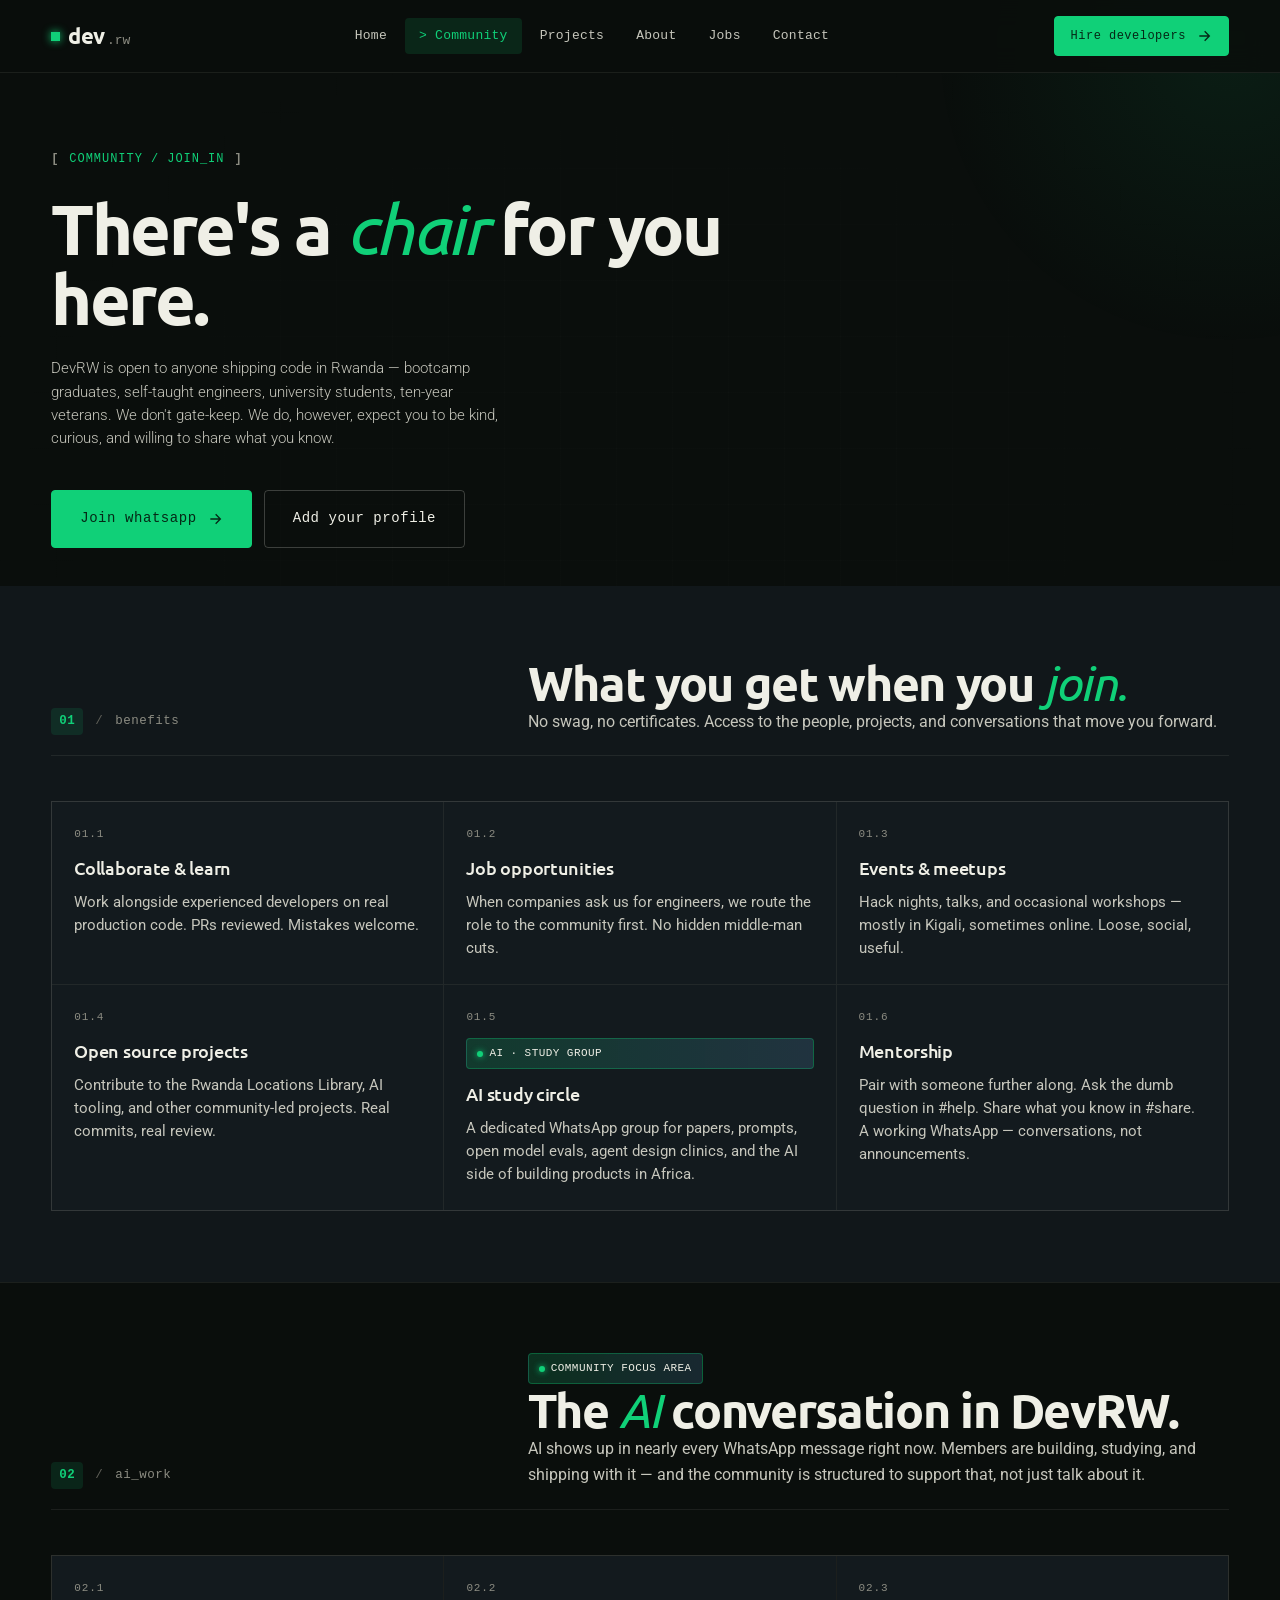
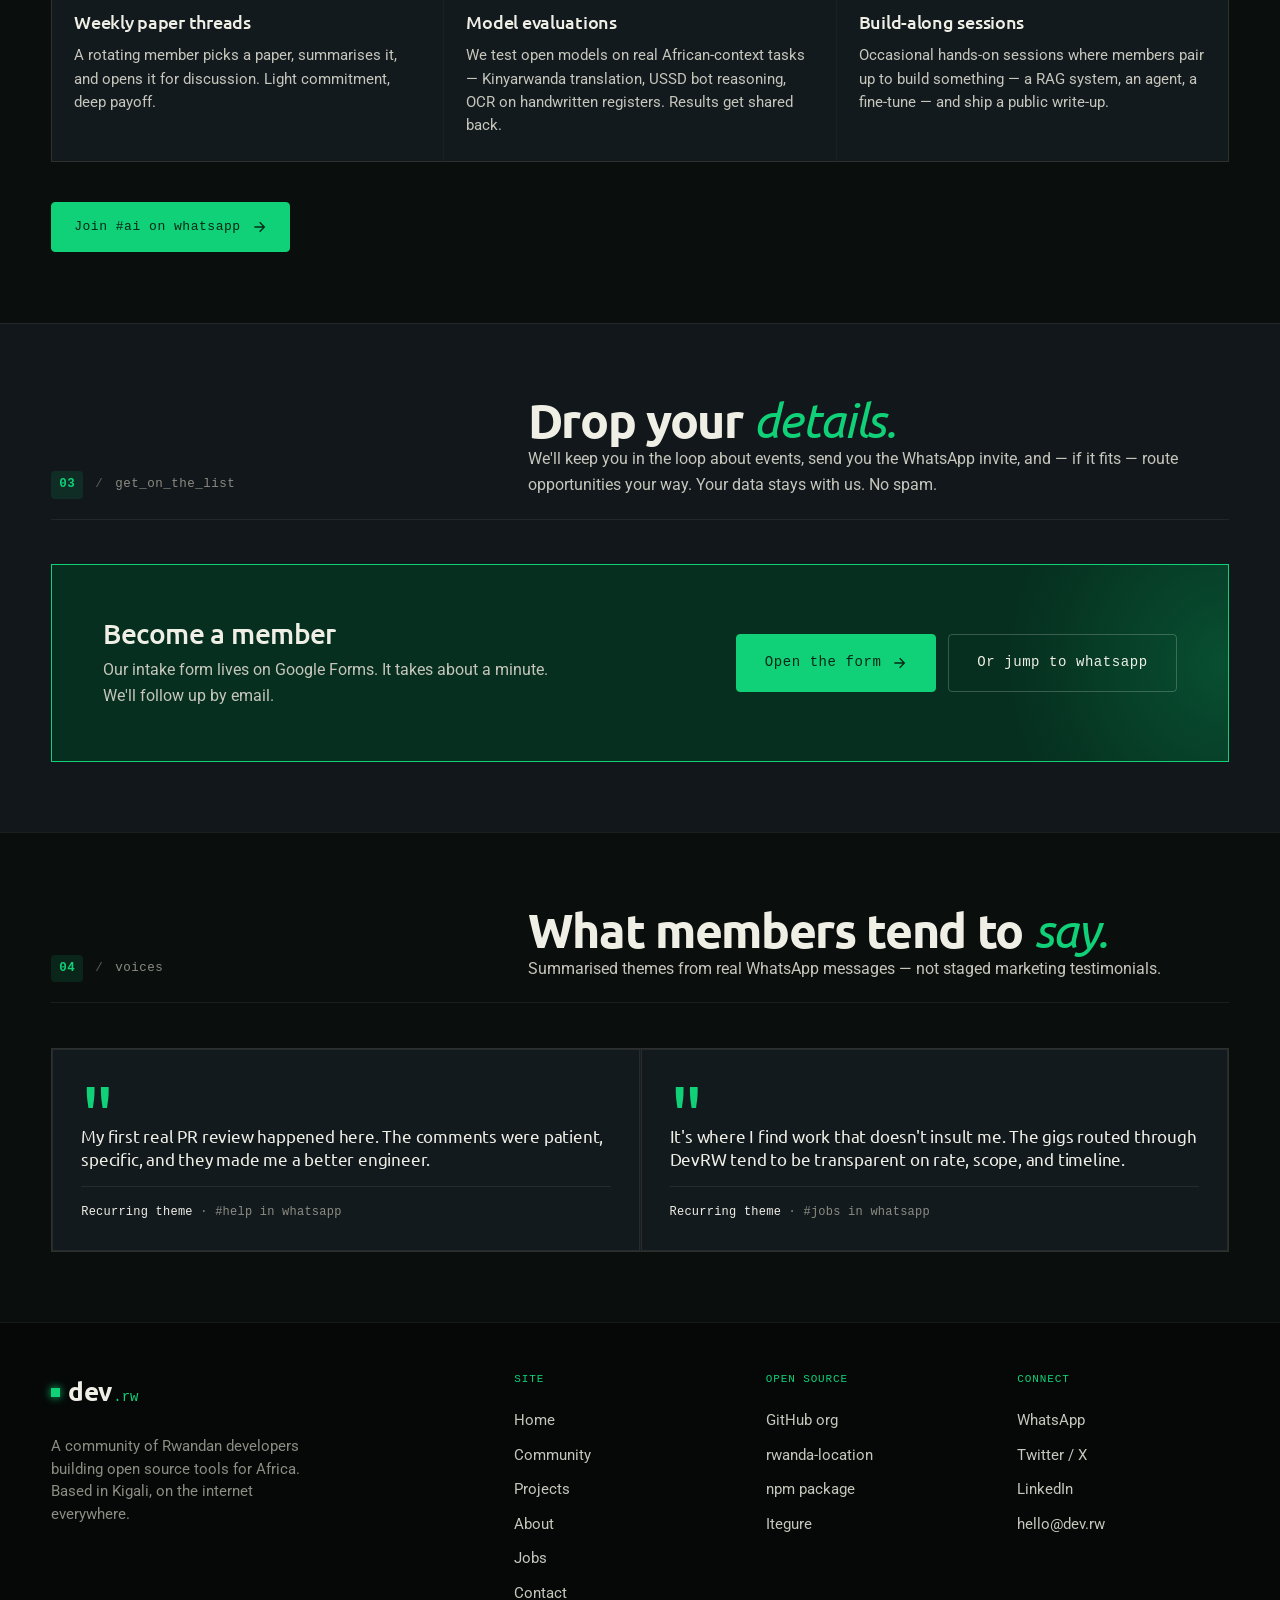
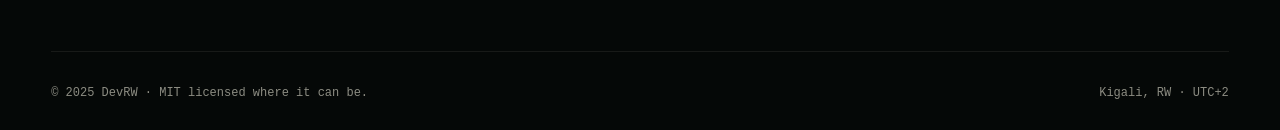
<file: community.html>
<!DOCTYPE html>
<html lang="en">
<head>
  <meta charset="UTF-8" />
  <meta name="viewport" content="width=device-width, initial-scale=1.0" />
  <meta name="theme-color" content="#0A0E0C" />
  <meta name="color-scheme" content="dark" />

  <script async src="https://www.googletagmanager.com/gtag/js?id=GA_MEASUREMENT_ID"></script>
  <script>
    window.dataLayer = window.dataLayer || [];
    function gtag(){dataLayer.push(arguments);}
    gtag('js', new Date());
    gtag('config', 'GA_MEASUREMENT_ID');
  </script>

  <link rel="preconnect" href="https://fonts.googleapis.com" />
  <link rel="preconnect" href="https://fonts.gstatic.com" crossorigin />

  <title>Join the DevRW community — Kigali developers, AI study circle & WhatsApp</title>
  <meta name="description" content="Join Rwanda's developer community. WhatsApp AI study circle, weekly paper threads, model evaluations, open source contributions, events in Kigali, and mentorship from experienced engineers." />
  <meta name="keywords" content="Rwanda developer community WhatsApp, AI study circle Kigali, developer meetups Rwanda, mentorship tech Kigali, open source community Rwanda, DevRW join" />
  <meta name="author" content="DevRW" />
  <meta name="robots" content="index, follow" />

  <meta property="og:type" content="website" />
  <meta property="og:url" content="https://dev.rw/community.html" />
  <meta property="og:site_name" content="DevRW" />
  <meta property="og:title" content="Join the DevRW community — Kigali developers & AI study circle" />
  <meta property="og:description" content="Join Rwanda's developer community. WhatsApp group, AI study circle, open source contributions, mentorship, and events in Kigali." />
  <meta property="og:image" content="https://dev.rw/images/logo.png" />
  <meta property="og:image:alt" content="DevRW community" />
  <meta property="og:locale" content="en_RW" />

  <meta name="twitter:card" content="summary_large_image" />
  <meta name="twitter:site" content="@devsInRW" />
  <meta name="twitter:title" content="Join the DevRW community — Kigali developers & AI study circle" />
  <meta name="twitter:description" content="Rwanda's developer community — WhatsApp group, AI model evals, open source projects, and meetups in Kigali." />
  <meta name="twitter:image" content="https://dev.rw/images/logo.png" />

  <link rel="canonical" href="https://dev.rw/community.html" />
  <link rel="icon" type="image/png" href="images/logo.png" />
  <link rel="apple-touch-icon" href="images/logo.png" />

  <script type="application/ld+json">
  {
    "@context": "https://schema.org",
    "@type": "WebPage",
    "name": "Join the DevRW Community",
    "url": "https://dev.rw/community.html",
    "description": "Join Rwanda's developer community — WhatsApp AI study circle, open source contributions, mentorship, and events in Kigali.",
    "inLanguage": "en",
    "publisher": {
      "@type": "Organization",
      "name": "DevRW",
      "url": "https://dev.rw",
      "logo": "https://dev.rw/images/logo.png"
    }
  }
  </script>

  <link rel="stylesheet" href="css/style.css" />
</head>
<body>

  <header class="nav">
    <div class="wrap nav__inner">
      <a href="index.html" class="nav__brand"><span class="dot"></span>dev<span class="tld">.rw</span></a>
      <nav class="nav__links" aria-label="Primary">
        <a class="nav__link" href="index.html">Home</a>
        <a class="nav__link is-active" href="community.html">Community</a>
        <a class="nav__link" href="projects.html">Projects</a>
        <a class="nav__link" href="about.html">About</a>
        <a class="nav__link" href="jobs.html">Jobs</a>
        <a class="nav__link" href="contact.html">Contact</a>
      </nav>
      <div class="nav__cta">
        <button class="btn btn--primary btn--sm" data-modal-open="requestCVModal">
          Hire developers
          <svg viewBox="0 0 24 24" fill="none" stroke="currentColor" stroke-width="2"><path d="M5 12h14M13 5l7 7-7 7"/></svg>
        </button>
        <button class="nav__toggle" data-nav-toggle aria-expanded="false">Menu</button>
      </div>
    </div>
    <div class="nav__drawer" data-nav-drawer>
      <a class="nav__link" href="index.html">Home</a>
      <a class="nav__link is-active" href="community.html">Community</a>
      <a class="nav__link" href="projects.html">Projects</a>
      <a class="nav__link" href="about.html">About</a>
      <a class="nav__link" href="jobs.html">Jobs</a>
      <a class="nav__link" href="contact.html">Contact</a>
    </div>
  </header>

  <section class="page-head">
    <div class="wrap">
      <div class="rise">
        <span class="eyebrow page-head__index">community / join_in</span>
        <h1 class="display-xl">There's a <span class="italic">chair</span> for you here.</h1>
        <p class="lead">
          DevRW is open to anyone shipping code in Rwanda — bootcamp graduates, self-taught engineers,
          university students, ten-year veterans. We don't gate-keep. We do, however, expect you to be
          kind, curious, and willing to share what you know.
        </p>
        <div class="flex flex-wrap gap-12 mt-40">
          <a class="btn btn--primary btn--lg" href="https://chat.whatsapp.com/GJoStt3riS3LoH4fMsYKgx" target="_blank" rel="noopener">
            Join whatsapp
            <svg viewBox="0 0 24 24" fill="none" stroke="currentColor" stroke-width="2"><path d="M5 12h14M13 5l7 7-7 7"/></svg>
          </a>
          <button class="btn btn--ghost btn--lg" data-modal-open="joinCommunityModal">Add your profile</button>
        </div>
      </div>
    </div>
  </section>

  <section class="section section--bg-2">
    <div class="wrap">
      <div class="sec-head">
        <span class="sec-head__index"><span class="n">01</span> <span class="slash">/</span> benefits</span>
        <div class="sec-head__intro">
          <h2 class="display-l">What you get when you <span class="italic">join.</span></h2>
          <p class="body mt-24">No swag, no certificates. Access to the people, projects, and conversations that move you forward.</p>
        </div>
      </div>

      <div class="cards">
        <article class="card">
          <span class="card__num">01.1</span>
          <h3 class="card__title">Collaborate &amp; learn</h3>
          <p class="card__body">Work alongside experienced developers on real production code. PRs reviewed. Mistakes welcome.</p>
        </article>
        <article class="card">
          <span class="card__num">01.2</span>
          <h3 class="card__title">Job opportunities</h3>
          <p class="card__body">When companies ask us for engineers, we route the role to the community first. No hidden middle-man cuts.</p>
        </article>
        <article class="card">
          <span class="card__num">01.3</span>
          <h3 class="card__title">Events &amp; meetups</h3>
          <p class="card__body">Hack nights, talks, and occasional workshops — mostly in Kigali, sometimes online. Loose, social, useful.</p>
        </article>
        <article class="card">
          <span class="card__num">01.4</span>
          <h3 class="card__title">Open source projects</h3>
          <p class="card__body">Contribute to the Rwanda Locations Library, AI tooling, and other community-led projects. Real commits, real review.</p>
        </article>
        <article class="card">
          <span class="card__num">01.5</span>
          <span class="ai-badge">ai · study group</span>
          <h3 class="card__title">AI study circle</h3>
          <p class="card__body">A dedicated WhatsApp group for papers, prompts, open model evals, agent design clinics, and the AI side of building products in Africa.</p>
        </article>
        <article class="card">
          <span class="card__num">01.6</span>
          <h3 class="card__title">Mentorship</h3>
          <p class="card__body">Pair with someone further along. Ask the dumb question in #help. Share what you know in #share. A working WhatsApp — conversations, not announcements.</p>
        </article>
      </div>
    </div>
  </section>

  <section class="section section--bg" id="ai">
    <div class="wrap">
      <div class="sec-head">
        <span class="sec-head__index"><span class="n">02</span> <span class="slash">/</span> ai_work</span>
        <div class="sec-head__intro">
          <span class="ai-badge">community focus area</span>
          <h2 class="display-l mt-24">The <span class="italic">AI</span> conversation in DevRW.</h2>
          <p class="body mt-24">
            AI shows up in nearly every WhatsApp message right now. Members are building, studying, and shipping
            with it — and the community is structured to support that, not just talk about it.
          </p>
        </div>
      </div>

      <div class="cards">
        <article class="card">
          <span class="card__num">02.1</span>
          <h3 class="card__title">Weekly paper threads</h3>
          <p class="card__body">A rotating member picks a paper, summarises it, and opens it for discussion. Light commitment, deep payoff.</p>
        </article>
        <article class="card">
          <span class="card__num">02.2</span>
          <h3 class="card__title">Model evaluations</h3>
          <p class="card__body">We test open models on real African-context tasks — Kinyarwanda translation, USSD bot reasoning, OCR on handwritten registers. Results get shared back.</p>
        </article>
        <article class="card">
          <span class="card__num">02.3</span>
          <h3 class="card__title">Build-along sessions</h3>
          <p class="card__body">Occasional hands-on sessions where members pair up to build something — a RAG system, an agent, a fine-tune — and ship a public write-up.</p>
        </article>
      </div>

      <div class="mt-40">
        <a class="btn btn--primary" href="https://chat.whatsapp.com/GJoStt3riS3LoH4fMsYKgx" target="_blank" rel="noopener">
          Join #ai on whatsapp
          <svg viewBox="0 0 24 24" fill="none" stroke="currentColor" stroke-width="2"><path d="M5 12h14M13 5l7 7-7 7"/></svg>
        </a>
      </div>
    </div>
  </section>

  <!-- Join form section: opens modal with Google Form -->
  <section class="section section--bg-2" id="join">
    <div class="wrap">
      <div class="sec-head">
        <span class="sec-head__index"><span class="n">03</span> <span class="slash">/</span> get_on_the_list</span>
        <div class="sec-head__intro">
          <h2 class="display-l">Drop your <span class="italic">details.</span></h2>
          <p class="body mt-24">
            We'll keep you in the loop about events, send you the WhatsApp invite, and — if it fits — route
            opportunities your way. Your data stays with us. No spam.
          </p>
        </div>
      </div>

      <div class="cta-block cta-block--mint">
        <div>
          <h3>Become a member</h3>
          <p class="body">Our intake form lives on Google Forms. It takes about a minute. We'll follow up by email.</p>
        </div>
        <div class="cta-block__actions">
          <button class="btn btn--primary btn--lg" data-modal-open="joinCommunityModal">Open the form
            <svg viewBox="0 0 24 24" fill="none" stroke="currentColor" stroke-width="2"><path d="M5 12h14M13 5l7 7-7 7"/></svg>
          </button>
          <a class="btn btn--ghost btn--lg" href="https://chat.whatsapp.com/GJoStt3riS3LoH4fMsYKgx" target="_blank" rel="noopener">Or jump to whatsapp</a>
        </div>
      </div>
    </div>
  </section>

  <section class="section section--bg">
    <div class="wrap">
      <div class="sec-head">
        <span class="sec-head__index"><span class="n">04</span> <span class="slash">/</span> voices</span>
        <div class="sec-head__intro">
          <h2 class="display-l">What members tend to <span class="italic">say.</span></h2>
          <p class="body mt-24">Summarised themes from real WhatsApp messages — not staged marketing testimonials.</p>
        </div>
      </div>

      <div class="cards cards--2">
        <article class="testimonial">
          <p class="testimonial__quote">My first real PR review happened here. The comments were patient, specific, and they made me a better engineer.</p>
          <div class="testimonial__attr"><strong>Recurring theme</strong> · #help in whatsapp</div>
        </article>
        <article class="testimonial">
          <p class="testimonial__quote">It's where I find work that doesn't insult me. The gigs routed through DevRW tend to be transparent on rate, scope, and timeline.</p>
          <div class="testimonial__attr"><strong>Recurring theme</strong> · #jobs in whatsapp</div>
        </article>
      </div>
    </div>
  </section>

  <footer class="footer">
    <div class="wrap">
      <div class="footer__grid">
        <div>
          <div class="footer__brand"><span class="dot"></span>dev<span class="tld">.rw</span></div>
          <p class="footer__tag">A community of Rwandan developers building open source tools for Africa. Based in Kigali, on the internet everywhere.</p>
        </div>
        <div class="footer__col"><h6>Site</h6>
          <a href="index.html">Home</a><a href="community.html">Community</a><a href="projects.html">Projects</a>
          <a href="about.html">About</a><a href="jobs.html">Jobs</a><a href="contact.html">Contact</a>
        </div>
        <div class="footer__col"><h6>Open source</h6>
          <a href="https://github.com/DevRW" target="_blank" rel="noopener">GitHub org</a>
          <a href="https://github.com/DevRW/rwanda-location" target="_blank" rel="noopener">rwanda-location</a>
          <a href="https://www.npmjs.com/package/@devrw/rwanda-location" target="_blank" rel="noopener">npm package</a>
          <a href="http://itegure.rw/" target="_blank" rel="noopener">Itegure</a>
        </div>
        <div class="footer__col"><h6>Connect</h6>
          <a href="https://chat.whatsapp.com/GJoStt3riS3LoH4fMsYKgx" target="_blank" rel="noopener">WhatsApp</a>
          <a href="https://twitter.com/devsInRW" target="_blank" rel="noopener">Twitter / X</a>
          <a href="https://linkedin.com/company/dev-rw" target="_blank" rel="noopener">LinkedIn</a>
          <a href="mailto:hello@dev.rw">hello@dev.rw</a>
        </div>
      </div>
      <div class="footer__bottom">
        <span>© 2025 DevRW · MIT licensed where it can be.</span>
        <span>Kigali, RW · UTC+2</span>
      </div>
    </div>
  </footer>

  <div class="modal-overlay" id="joinCommunityModal" role="dialog">
    <div class="modal modal--wide">
      <div class="modal__head"><h3 class="modal__title">Join the community</h3>
        <button class="modal__close" data-modal-close aria-label="Close"><svg width="14" height="14" viewBox="0 0 14 14" fill="none" stroke="currentColor" stroke-width="2"><path d="M1 1l12 12M13 1L1 13"/></svg></button>
      </div>
      <p class="modal__intro">We'll add you to the directory, send the WhatsApp invite, and let you know about upcoming events. No spam.</p>
      <div class="modal__body">
        <iframe class="modal__form-frame" data-src="https://docs.google.com/forms/d/e/1FAIpQLSeSfUPJr7sRqjRDeEzBAPWjFj4bw7SlR9ZOpu8woPzTH52KTw/viewform?embedded=true" loading="lazy" title="Join the community form">Loading…</iframe>
      </div>
    </div>
  </div>

  <div class="modal-overlay" id="requestCVModal" role="dialog">
    <div class="modal modal--wide">
      <div class="modal__head"><h3 class="modal__title">Request developer CVs</h3>
        <button class="modal__close" data-modal-close aria-label="Close"><svg width="14" height="14" viewBox="0 0 14 14" fill="none" stroke="currentColor" stroke-width="2"><path d="M1 1l12 12M13 1L1 13"/></svg></button>
      </div>
      <p class="modal__intro">Tell us about the role. We'll send matching profiles within a couple of working days.</p>
      <div class="modal__body">
        <iframe class="modal__form-frame" data-src="https://docs.google.com/forms/d/e/1FAIpQLSdEf4OOU0VOoF6FisQEi0T2ObteHG8_snebPa9UbfoCCKoyrA/viewform?embedded=true" loading="lazy" title="Request developer CVs form">Loading…</iframe>
      </div>
    </div>
  </div>

  <div class="modal-overlay" id="hireProjectModal" role="dialog">
    <div class="modal modal--wide">
      <div class="modal__head"><h3 class="modal__title">Start your project</h3>
        <button class="modal__close" data-modal-close aria-label="Close"><svg width="14" height="14" viewBox="0 0 14 14" fill="none" stroke="currentColor" stroke-width="2"><path d="M1 1l12 12M13 1L1 13"/></svg></button>
      </div>
      <p class="modal__intro">A short note on what you'd like to build. We'll come back with next steps within a working day.</p>
      <div class="modal__body">
        <iframe class="modal__form-frame" data-src="https://docs.google.com/forms/d/e/1FAIpQLSdCod8kHjNHzRF1lpxDQbyI0mwlW9Asa9B03yl_jrZvwfvj2w/viewform?embedded=true" loading="lazy" title="Start a project form">Loading…</iframe>
      </div>
    </div>
  </div>

  <div class="modal-overlay" id="submitProjectModal" role="dialog">
    <div class="modal modal--wide">
      <div class="modal__head"><h3 class="modal__title">Submit your open source project</h3>
        <button class="modal__close" data-modal-close aria-label="Close"><svg width="14" height="14" viewBox="0 0 14 14" fill="none" stroke="currentColor" stroke-width="2"><path d="M1 1l12 12M13 1L1 13"/></svg></button>
      </div>
      <p class="modal__intro">Share your project — library, tool, dataset, AI model. If it fits, we'll add it to the projects page.</p>
      <div class="modal__body">
        <iframe class="modal__form-frame" data-src="https://docs.google.com/forms/d/e/1FAIpQLScxgaZa7jaRb4QtfKVZnNo_J00A3W6Kfnax2rKXXqkA4cJo8w/viewform?embedded=true" loading="lazy" title="Submit open source project form">Loading…</iframe>
      </div>
    </div>
  </div>

  <script src="js/app.js"></script>
</body>
</html>
</file>
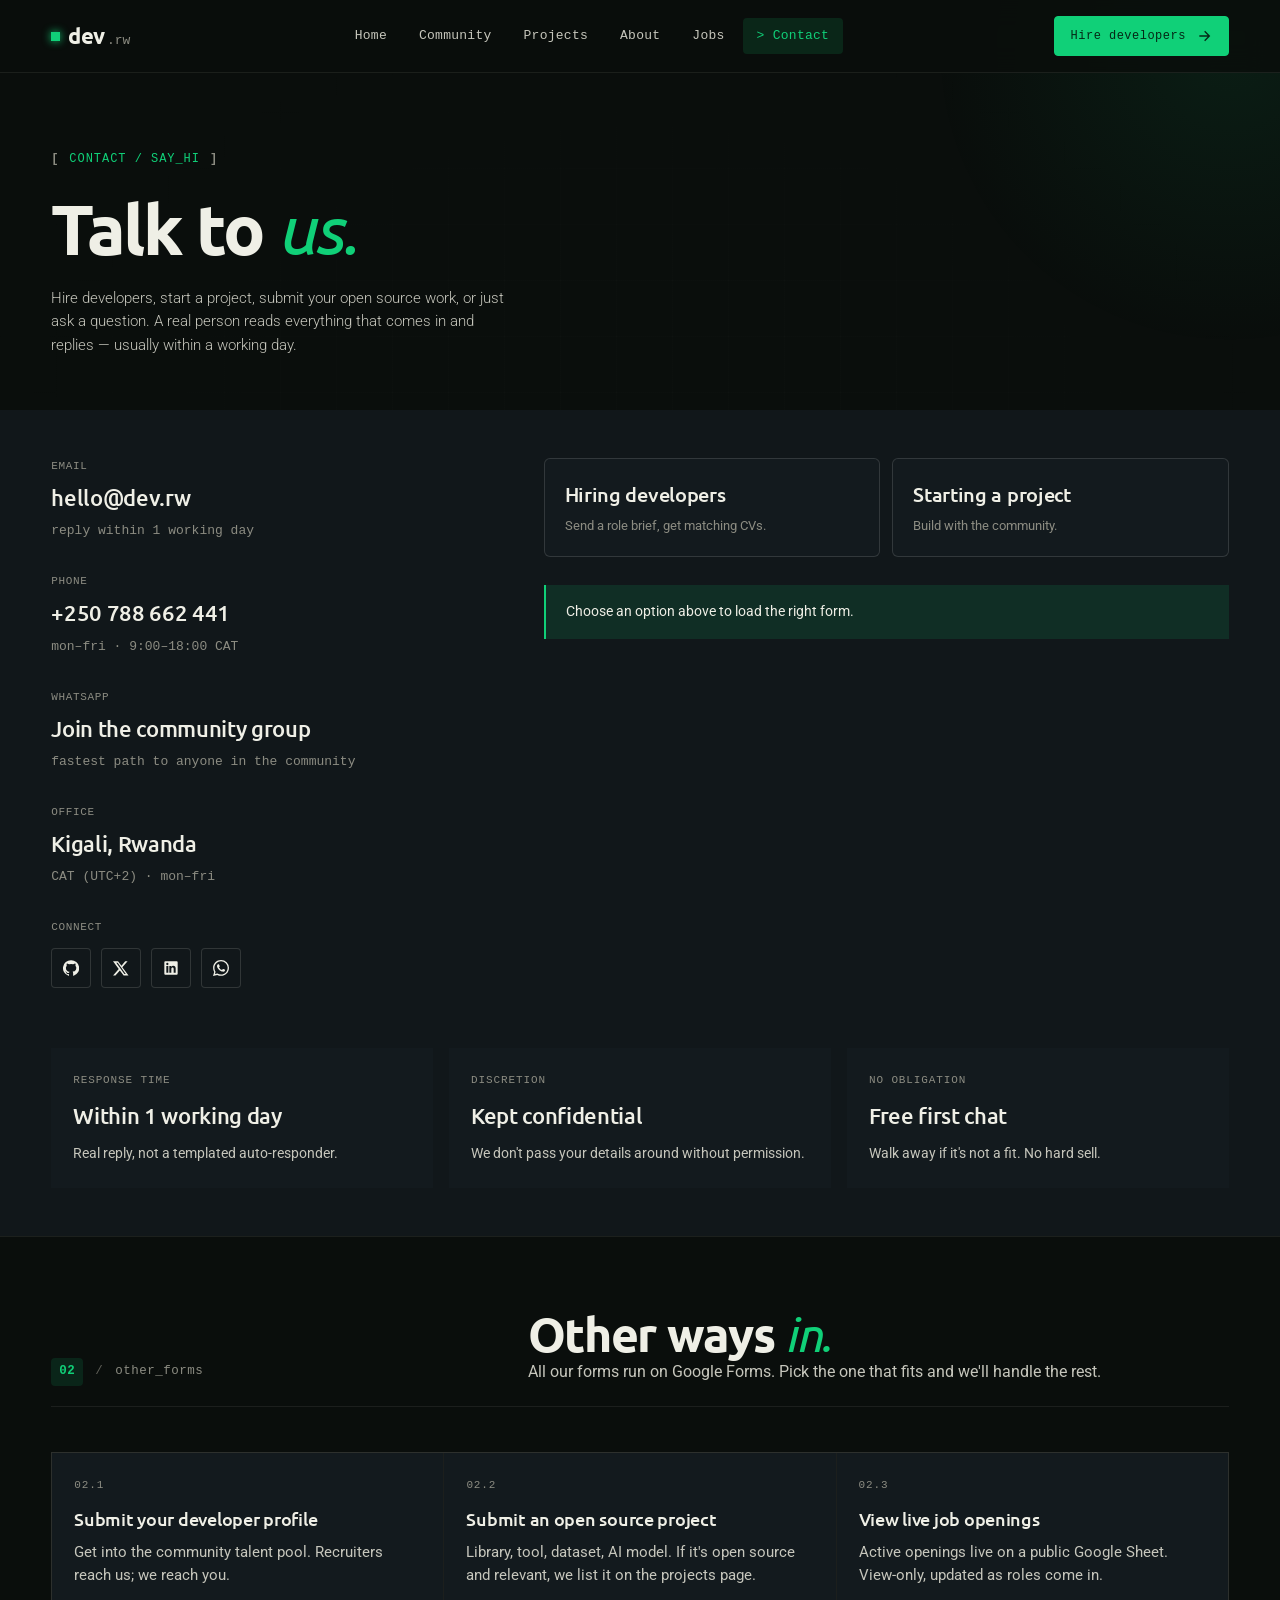
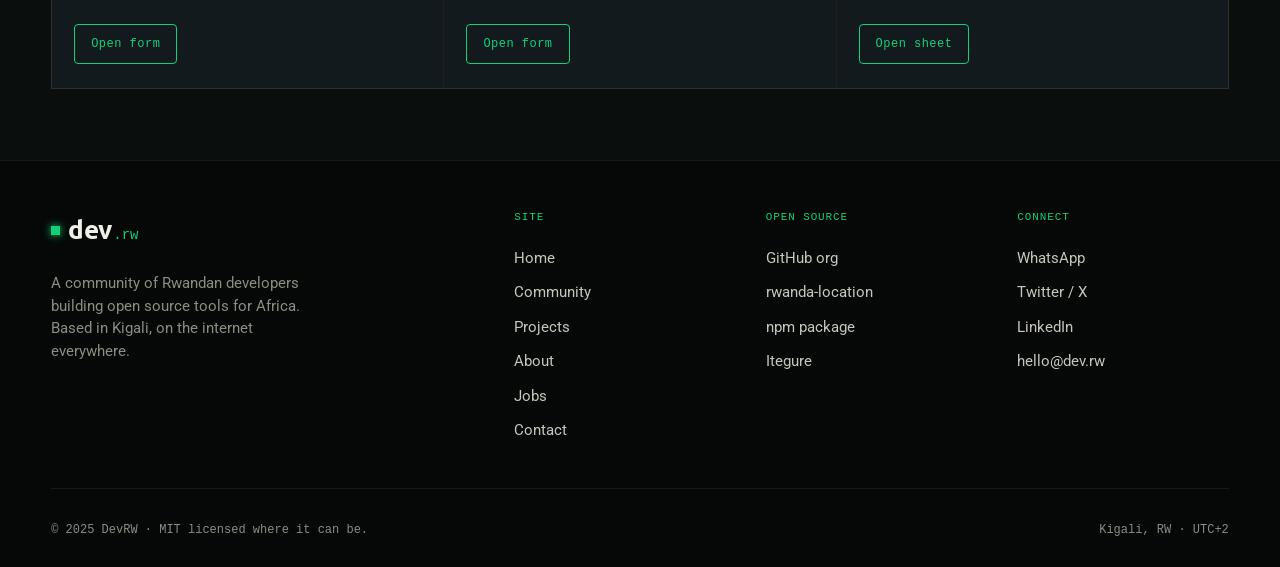
<file: contact.html>
<!DOCTYPE html>
<html lang="en">
<head>
  <meta charset="UTF-8" />
  <meta name="viewport" content="width=device-width, initial-scale=1.0" />
  <meta name="theme-color" content="#0A0E0C" />
  <meta name="color-scheme" content="dark" />

  <script async src="https://www.googletagmanager.com/gtag/js?id=GA_MEASUREMENT_ID"></script>
  <script>
    window.dataLayer = window.dataLayer || [];
    function gtag(){dataLayer.push(arguments);}
    gtag('js', new Date());
    gtag('config', 'GA_MEASUREMENT_ID');
  </script>

  <link rel="preconnect" href="https://fonts.googleapis.com" />
  <link rel="preconnect" href="https://fonts.gstatic.com" crossorigin />

  <title>Contact DevRW — hire developers or start a project in Kigali</title>
  <meta name="description" content="Hire developers or start a software project with DevRW in Kigali. We reply within one working day and work across the full stack — web, mobile, USSD, APIs, and AI integration." />
  <meta name="keywords" content="hire developers Rwanda, software development company Kigali, build app Rwanda, DevRW contact, staff augmentation Kigali, software project Africa" />
  <meta name="author" content="DevRW" />
  <meta name="robots" content="index, follow" />

  <meta property="og:type" content="website" />
  <meta property="og:url" content="https://dev.rw/contact.html" />
  <meta property="og:site_name" content="DevRW" />
  <meta property="og:title" content="Contact DevRW — hire developers or start a project in Kigali" />
  <meta property="og:description" content="Hire skilled developers or start a software project with the DevRW community. Based in Kigali — web, mobile, USSD, and AI. We reply within one working day." />
  <meta property="og:image" content="https://dev.rw/images/logo.png" />
  <meta property="og:image:alt" content="Contact DevRW" />
  <meta property="og:locale" content="en_RW" />

  <meta name="twitter:card" content="summary_large_image" />
  <meta name="twitter:site" content="@devsInRW" />
  <meta name="twitter:title" content="Contact DevRW — hire developers or start a project" />
  <meta name="twitter:description" content="Hire skilled developers or start a software project with DevRW in Kigali. Web, mobile, USSD, and AI — reply within one working day." />
  <meta name="twitter:image" content="https://dev.rw/images/logo.png" />

  <link rel="canonical" href="https://dev.rw/contact.html" />
  <link rel="icon" type="image/png" href="images/logo.png" />
  <link rel="apple-touch-icon" href="images/logo.png" />

  <script type="application/ld+json">
  {
    "@context": "https://schema.org",
    "@type": "ContactPage",
    "name": "Contact DevRW",
    "url": "https://dev.rw/contact.html",
    "description": "Contact DevRW to hire developers or start a software project in Kigali, Rwanda.",
    "inLanguage": "en",
    "publisher": {
      "@type": "Organization",
      "name": "DevRW",
      "url": "https://dev.rw",
      "logo": "https://dev.rw/images/logo.png"
    },
    "mainEntity": {
      "@type": "ContactPoint",
      "telephone": "+250788662441",
      "email": "hello@dev.rw",
      "contactType": "General Inquiries",
      "hoursAvailable": "Mo-Fr 09:00-18:00",
      "areaServed": ["RW", "Africa"],
      "availableLanguage": ["English", "Kinyarwanda", "French"]
    }
  }
  </script>

  <link rel="stylesheet" href="css/style.css" />
</head>
<body>

  <header class="nav">
    <div class="wrap nav__inner">
      <a href="index.html" class="nav__brand"><span class="dot"></span>dev<span class="tld">.rw</span></a>
      <nav class="nav__links" aria-label="Primary">
        <a class="nav__link" href="index.html">Home</a>
        <a class="nav__link" href="community.html">Community</a>
        <a class="nav__link" href="projects.html">Projects</a>
        <a class="nav__link" href="about.html">About</a>
        <a class="nav__link" href="jobs.html">Jobs</a>
        <a class="nav__link is-active" href="contact.html">Contact</a>
      </nav>
      <div class="nav__cta">
        <button class="btn btn--primary btn--sm" data-modal-open="requestCVModal">
          Hire developers
          <svg viewBox="0 0 24 24" fill="none" stroke="currentColor" stroke-width="2"><path d="M5 12h14M13 5l7 7-7 7"/></svg>
        </button>
        <button class="nav__toggle" data-nav-toggle aria-expanded="false">Menu</button>
      </div>
    </div>
    <div class="nav__drawer" data-nav-drawer>
      <a class="nav__link" href="index.html">Home</a>
      <a class="nav__link" href="community.html">Community</a>
      <a class="nav__link" href="projects.html">Projects</a>
      <a class="nav__link" href="about.html">About</a>
      <a class="nav__link" href="jobs.html">Jobs</a>
      <a class="nav__link is-active" href="contact.html">Contact</a>
    </div>
  </header>

  <section class="page-head">
    <div class="wrap">
      <div class="rise">
        <span class="eyebrow page-head__index">contact / say_hi</span>
        <h1 class="display-xl">Talk to <span class="italic">us.</span></h1>
        <p class="lead">
          Hire developers, start a project, submit your open source work, or just ask a question.
          A real person reads everything that comes in and replies — usually within a working day.
        </p>
      </div>
    </div>
  </section>

  <section class="section section--tight section--bg-2">
    <div class="wrap">
      <div class="contact-grid">
        <!-- LEFT: contact info -->
        <aside class="contact-info">
          <div class="contact-info__item">
            <span class="label">email</span>
            <span class="value"><a href="mailto:hello@dev.rw">hello@dev.rw</a></span>
            <span class="mono text-mute">reply within 1 working day</span>
          </div>
          <div class="contact-info__item">
            <span class="label">phone</span>
            <span class="value"><a href="tel:+250788662441">+250 788 662 441</a></span>
            <span class="mono text-mute">mon–fri · 9:00–18:00 CAT</span>
          </div>
          <div class="contact-info__item">
            <span class="label">whatsapp</span>
            <span class="value"><a href="https://chat.whatsapp.com/GJoStt3riS3LoH4fMsYKgx" target="_blank" rel="noopener">Join the community group</a></span>
            <span class="mono text-mute">fastest path to anyone in the community</span>
          </div>
          <div class="contact-info__item">
            <span class="label">office</span>
            <span class="value">Kigali, Rwanda</span>
            <span class="mono text-mute">CAT (UTC+2) · mon–fri</span>
          </div>
          <div class="contact-info__item">
            <span class="label">connect</span>
            <div class="socials">
              <a href="https://github.com/DevRW" target="_blank" rel="noopener" aria-label="GitHub">
                <svg viewBox="0 0 24 24" fill="currentColor"><path d="M12 .3a12 12 0 0 0-3.8 23.4c.6.1.8-.3.8-.6v-2c-3.3.7-4-1.5-4-1.5-.5-1.4-1.3-1.8-1.3-1.8-1-.7.1-.7.1-.7 1.2.1 1.8 1.2 1.8 1.2 1.1 1.8 2.8 1.3 3.5 1 .1-.8.4-1.3.8-1.6-2.7-.3-5.5-1.3-5.5-6 0-1.3.5-2.4 1.3-3.2-.1-.4-.6-1.6.1-3.2 0 0 1-.3 3.4 1.2a11.5 11.5 0 0 1 6 0c2.3-1.5 3.3-1.2 3.3-1.2.7 1.6.2 2.8.1 3.2.8.8 1.3 1.9 1.3 3.2 0 4.6-2.8 5.6-5.5 5.9.4.4.8 1.1.8 2.2v3.3c0 .3.2.7.8.6A12 12 0 0 0 12 .3"/></svg>
              </a>
              <a href="https://twitter.com/devsInRW" target="_blank" rel="noopener" aria-label="Twitter / X">
                <svg viewBox="0 0 24 24" fill="currentColor"><path d="M18.3 1.9h3.6l-7.9 9 9.3 12.3h-7.3l-5.7-7.5-6.6 7.5H.1l8.5-9.7L0 1.9h7.5l5.2 6.8 5.6-6.8Zm-1.2 19.2h2L7.1 4H4.9l12.2 17.1Z"/></svg>
              </a>
              <a href="https://linkedin.com/company/dev-rw" target="_blank" rel="noopener" aria-label="LinkedIn">
                <svg viewBox="0 0 24 24" fill="currentColor"><path d="M20.5 2h-17A1.5 1.5 0 0 0 2 3.5v17A1.5 1.5 0 0 0 3.5 22h17a1.5 1.5 0 0 0 1.5-1.5v-17A1.5 1.5 0 0 0 20.5 2ZM8 19H5V9h3v10ZM6.5 7.7a1.7 1.7 0 1 1 0-3.4 1.7 1.7 0 0 1 0 3.4ZM19 19h-3v-5.4c0-1.4-.5-2.2-1.6-2.2-1.2 0-1.9.8-1.9 2.2V19h-3V9h2.9v1.4a3.3 3.3 0 0 1 3-1.6c2 0 3.6 1.2 3.6 3.8V19Z"/></svg>
              </a>
              <a href="https://chat.whatsapp.com/GJoStt3riS3LoH4fMsYKgx" target="_blank" rel="noopener" aria-label="WhatsApp">
                <svg viewBox="0 0 24 24" fill="currentColor"><path d="M.057 24l1.687-6.163a11.867 11.867 0 0 1-1.587-5.946C.16 5.335 5.495 0 12.05 0a11.817 11.817 0 0 1 8.413 3.488 11.824 11.824 0 0 1 3.48 8.414c-.003 6.557-5.338 11.892-11.893 11.892a11.9 11.9 0 0 1-5.688-1.448L.057 24zm6.597-3.807c1.676.995 3.276 1.591 5.392 1.592 5.448 0 9.886-4.434 9.889-9.885.002-5.462-4.415-9.89-9.881-9.892-5.452 0-9.887 4.434-9.889 9.884-.001 2.225.651 3.891 1.746 5.634l-.999 3.648 3.742-.981zm11.387-5.464c-.074-.124-.272-.198-.57-.347-.297-.149-1.758-.868-2.031-.967-.272-.099-.47-.149-.669.149-.198.297-.768.967-.941 1.165-.173.198-.347.223-.644.074-.297-.149-1.255-.462-2.39-1.475-.883-.788-1.48-1.761-1.653-2.059-.173-.297-.018-.458.13-.606.134-.133.297-.347.446-.521.151-.172.2-.296.3-.495.099-.198.05-.372-.025-.521-.075-.149-.669-1.612-.916-2.207-.242-.579-.487-.5-.669-.51l-.57-.01c-.198 0-.52.074-.792.372-.272.297-1.04 1.016-1.04 2.479s1.065 2.876 1.213 3.074c.149.198 2.095 3.2 5.076 4.487.709.306 1.263.489 1.694.626.712.226 1.36.194 1.872.118.571-.085 1.758-.719 2.006-1.413.247-.694.247-1.289.173-1.413z"/></svg>
              </a>
            </div>
          </div>
        </aside>

        <!-- RIGHT: mode switcher + Google Form embed -->
        <div>
          <div class="radio-cards">
            <button type="button" class="radio-card" data-mode="hire">
              <span class="radio-card__title">Hiring developers</span>
              <span class="radio-card__desc">Send a role brief, get matching CVs.</span>
            </button>
            <button type="button" class="radio-card" data-mode="project">
              <span class="radio-card__title">Starting a project</span>
              <span class="radio-card__desc">Build with the community.</span>
            </button>
          </div>

          <!-- HIRE-MODE iframe -->
          <div class="hidden" data-mode-frame="hire">
            <p class="mono text-mute mt-12 mb-24" data-mode-intro="hire">Form below is the developer-CV request form. Powered by Google Forms.</p>
            <div style="background:var(--panel); border:1px solid var(--line); border-radius:var(--r);">
              <iframe class="modal__form-frame" data-src="https://docs.google.com/forms/d/e/1FAIpQLSdEf4OOU0VOoF6FisQEi0T2ObteHG8_snebPa9UbfoCCKoyrA/viewform?embedded=true" loading="lazy" title="Hire developers form">Loading…</iframe>
            </div>
          </div>

          <!-- PROJECT-MODE iframe -->
          <div class="hidden" data-mode-frame="project">
            <p class="mono text-mute mt-12 mb-24" data-mode-intro="project">Form below is the start-a-project form. Powered by Google Forms.</p>
            <div style="background:var(--panel); border:1px solid var(--line); border-radius:var(--r);">
              <iframe class="modal__form-frame" data-src="https://docs.google.com/forms/d/e/1FAIpQLSdCod8kHjNHzRF1lpxDQbyI0mwlW9Asa9B03yl_jrZvwfvj2w/viewform?embedded=true" loading="lazy" title="Start a project form">Loading…</iframe>
            </div>
          </div>

          <!-- Default state: prompt user to choose mode -->
          <div class="note mt-12" id="contactChooseHint">Choose an option above to load the right form.</div>
        </div>
      </div>

      <div class="mt-60" style="display:grid; grid-template-columns:repeat(3, minmax(0,1fr)); gap:16px;">
        <div class="card">
          <span class="card__num">response time</span>
          <h4 class="card__title" style="font-size:22px">Within 1 working day</h4>
          <p class="card__body" style="font-size:14px">Real reply, not a templated auto-responder.</p>
        </div>
        <div class="card">
          <span class="card__num">discretion</span>
          <h4 class="card__title" style="font-size:22px">Kept confidential</h4>
          <p class="card__body" style="font-size:14px">We don't pass your details around without permission.</p>
        </div>
        <div class="card">
          <span class="card__num">no obligation</span>
          <h4 class="card__title" style="font-size:22px">Free first chat</h4>
          <p class="card__body" style="font-size:14px">Walk away if it's not a fit. No hard sell.</p>
        </div>
      </div>
    </div>
  </section>

  <!-- Other useful forms section -->
  <section class="section section--bg">
    <div class="wrap">
      <div class="sec-head">
        <span class="sec-head__index"><span class="n">02</span> <span class="slash">/</span> other_forms</span>
        <div class="sec-head__intro">
          <h2 class="display-l">Other ways <span class="italic">in.</span></h2>
          <p class="body mt-24">All our forms run on Google Forms. Pick the one that fits and we'll handle the rest.</p>
        </div>
      </div>

      <div class="cards">
        <article class="card">
          <span class="card__num">02.1</span>
          <h3 class="card__title">Submit your developer profile</h3>
          <p class="card__body">Get into the community talent pool. Recruiters reach us; we reach you.</p>
          <div class="mt-24"><button class="btn btn--mint-outline btn--sm" data-modal-open="developerModal">Open form</button></div>
        </article>
        <article class="card">
          <span class="card__num">02.2</span>
          <h3 class="card__title">Submit an open source project</h3>
          <p class="card__body">Library, tool, dataset, AI model. If it's open source and relevant, we list it on the projects page.</p>
          <div class="mt-24"><button class="btn btn--mint-outline btn--sm" data-modal-open="submitProjectModal">Open form</button></div>
        </article>
        <article class="card">
          <span class="card__num">02.3</span>
          <h3 class="card__title">View live job openings</h3>
          <p class="card__body">Active openings live on a public Google Sheet. View-only, updated as roles come in.</p>
          <div class="mt-24"><a class="btn btn--mint-outline btn--sm" href="https://docs.google.com/spreadsheets/d/1znh84cfdT88ITB74C9DbuCdLhOMFGJn7TLOJwYZhqYQ/edit?usp=sharing" target="_blank" rel="noopener">Open sheet</a></div>
        </article>
      </div>
    </div>
  </section>

  <footer class="footer">
    <div class="wrap">
      <div class="footer__grid">
        <div>
          <div class="footer__brand"><span class="dot"></span>dev<span class="tld">.rw</span></div>
          <p class="footer__tag">A community of Rwandan developers building open source tools for Africa. Based in Kigali, on the internet everywhere.</p>
        </div>
        <div class="footer__col"><h6>Site</h6>
          <a href="index.html">Home</a><a href="community.html">Community</a><a href="projects.html">Projects</a>
          <a href="about.html">About</a><a href="jobs.html">Jobs</a><a href="contact.html">Contact</a>
        </div>
        <div class="footer__col"><h6>Open source</h6>
          <a href="https://github.com/DevRW" target="_blank" rel="noopener">GitHub org</a>
          <a href="https://github.com/DevRW/rwanda-location" target="_blank" rel="noopener">rwanda-location</a>
          <a href="https://www.npmjs.com/package/@devrw/rwanda-location" target="_blank" rel="noopener">npm package</a>
          <a href="http://itegure.rw/" target="_blank" rel="noopener">Itegure</a>
        </div>
        <div class="footer__col"><h6>Connect</h6>
          <a href="https://chat.whatsapp.com/GJoStt3riS3LoH4fMsYKgx" target="_blank" rel="noopener">WhatsApp</a>
          <a href="https://twitter.com/devsInRW" target="_blank" rel="noopener">Twitter / X</a>
          <a href="https://linkedin.com/company/dev-rw" target="_blank" rel="noopener">LinkedIn</a>
          <a href="mailto:hello@dev.rw">hello@dev.rw</a>
        </div>
      </div>
      <div class="footer__bottom">
        <span>© 2025 DevRW · MIT licensed where it can be.</span>
        <span>Kigali, RW · UTC+2</span>
      </div>
    </div>
  </footer>

  <div class="modal-overlay" id="developerModal" role="dialog">
    <div class="modal modal--wide">
      <div class="modal__head"><h3 class="modal__title">Add your developer profile</h3>
        <button class="modal__close" data-modal-close aria-label="Close"><svg width="14" height="14" viewBox="0 0 14 14" fill="none" stroke="currentColor" stroke-width="2"><path d="M1 1l12 12M13 1L1 13"/></svg></button>
      </div>
      <p class="modal__intro">We'll review your profile and share it with recruiters and partner companies looking for engineers in your stack.</p>
      <div class="modal__body">
        <iframe class="modal__form-frame" data-src="https://docs.google.com/forms/d/e/1FAIpQLSe0LymG8jKHbgDqLnW4m3MiSK0lPQuZufXfqiV2xXDoUFmPxg/viewform?embedded=true" loading="lazy" title="Developer profile form">Loading…</iframe>
      </div>
    </div>
  </div>

  <div class="modal-overlay" id="requestCVModal" role="dialog">
    <div class="modal modal--wide">
      <div class="modal__head"><h3 class="modal__title">Request developer CVs</h3>
        <button class="modal__close" data-modal-close aria-label="Close"><svg width="14" height="14" viewBox="0 0 14 14" fill="none" stroke="currentColor" stroke-width="2"><path d="M1 1l12 12M13 1L1 13"/></svg></button>
      </div>
      <p class="modal__intro">Tell us about the role. We'll send matching profiles within a couple of working days.</p>
      <div class="modal__body">
        <iframe class="modal__form-frame" data-src="https://docs.google.com/forms/d/e/1FAIpQLSdEf4OOU0VOoF6FisQEi0T2ObteHG8_snebPa9UbfoCCKoyrA/viewform?embedded=true" loading="lazy" title="Request developer CVs form">Loading…</iframe>
      </div>
    </div>
  </div>

  <div class="modal-overlay" id="hireProjectModal" role="dialog">
    <div class="modal modal--wide">
      <div class="modal__head"><h3 class="modal__title">Start your project</h3>
        <button class="modal__close" data-modal-close aria-label="Close"><svg width="14" height="14" viewBox="0 0 14 14" fill="none" stroke="currentColor" stroke-width="2"><path d="M1 1l12 12M13 1L1 13"/></svg></button>
      </div>
      <p class="modal__intro">A short note on what you'd like to build. We'll come back with next steps within a working day.</p>
      <div class="modal__body">
        <iframe class="modal__form-frame" data-src="https://docs.google.com/forms/d/e/1FAIpQLSdCod8kHjNHzRF1lpxDQbyI0mwlW9Asa9B03yl_jrZvwfvj2w/viewform?embedded=true" loading="lazy" title="Start a project form">Loading…</iframe>
      </div>
    </div>
  </div>

  <div class="modal-overlay" id="submitProjectModal" role="dialog">
    <div class="modal modal--wide">
      <div class="modal__head"><h3 class="modal__title">Submit your open source project</h3>
        <button class="modal__close" data-modal-close aria-label="Close"><svg width="14" height="14" viewBox="0 0 14 14" fill="none" stroke="currentColor" stroke-width="2"><path d="M1 1l12 12M13 1L1 13"/></svg></button>
      </div>
      <p class="modal__intro">Share your project — library, tool, dataset, AI model. If it fits, we'll add it to the projects page.</p>
      <div class="modal__body">
        <iframe class="modal__form-frame" data-src="https://docs.google.com/forms/d/e/1FAIpQLScxgaZa7jaRb4QtfKVZnNo_J00A3W6Kfnax2rKXXqkA4cJo8w/viewform?embedded=true" loading="lazy" title="Submit open source project form">Loading…</iframe>
      </div>
    </div>
  </div>

  <script src="js/app.js"></script>
</body>
</html>
</file>
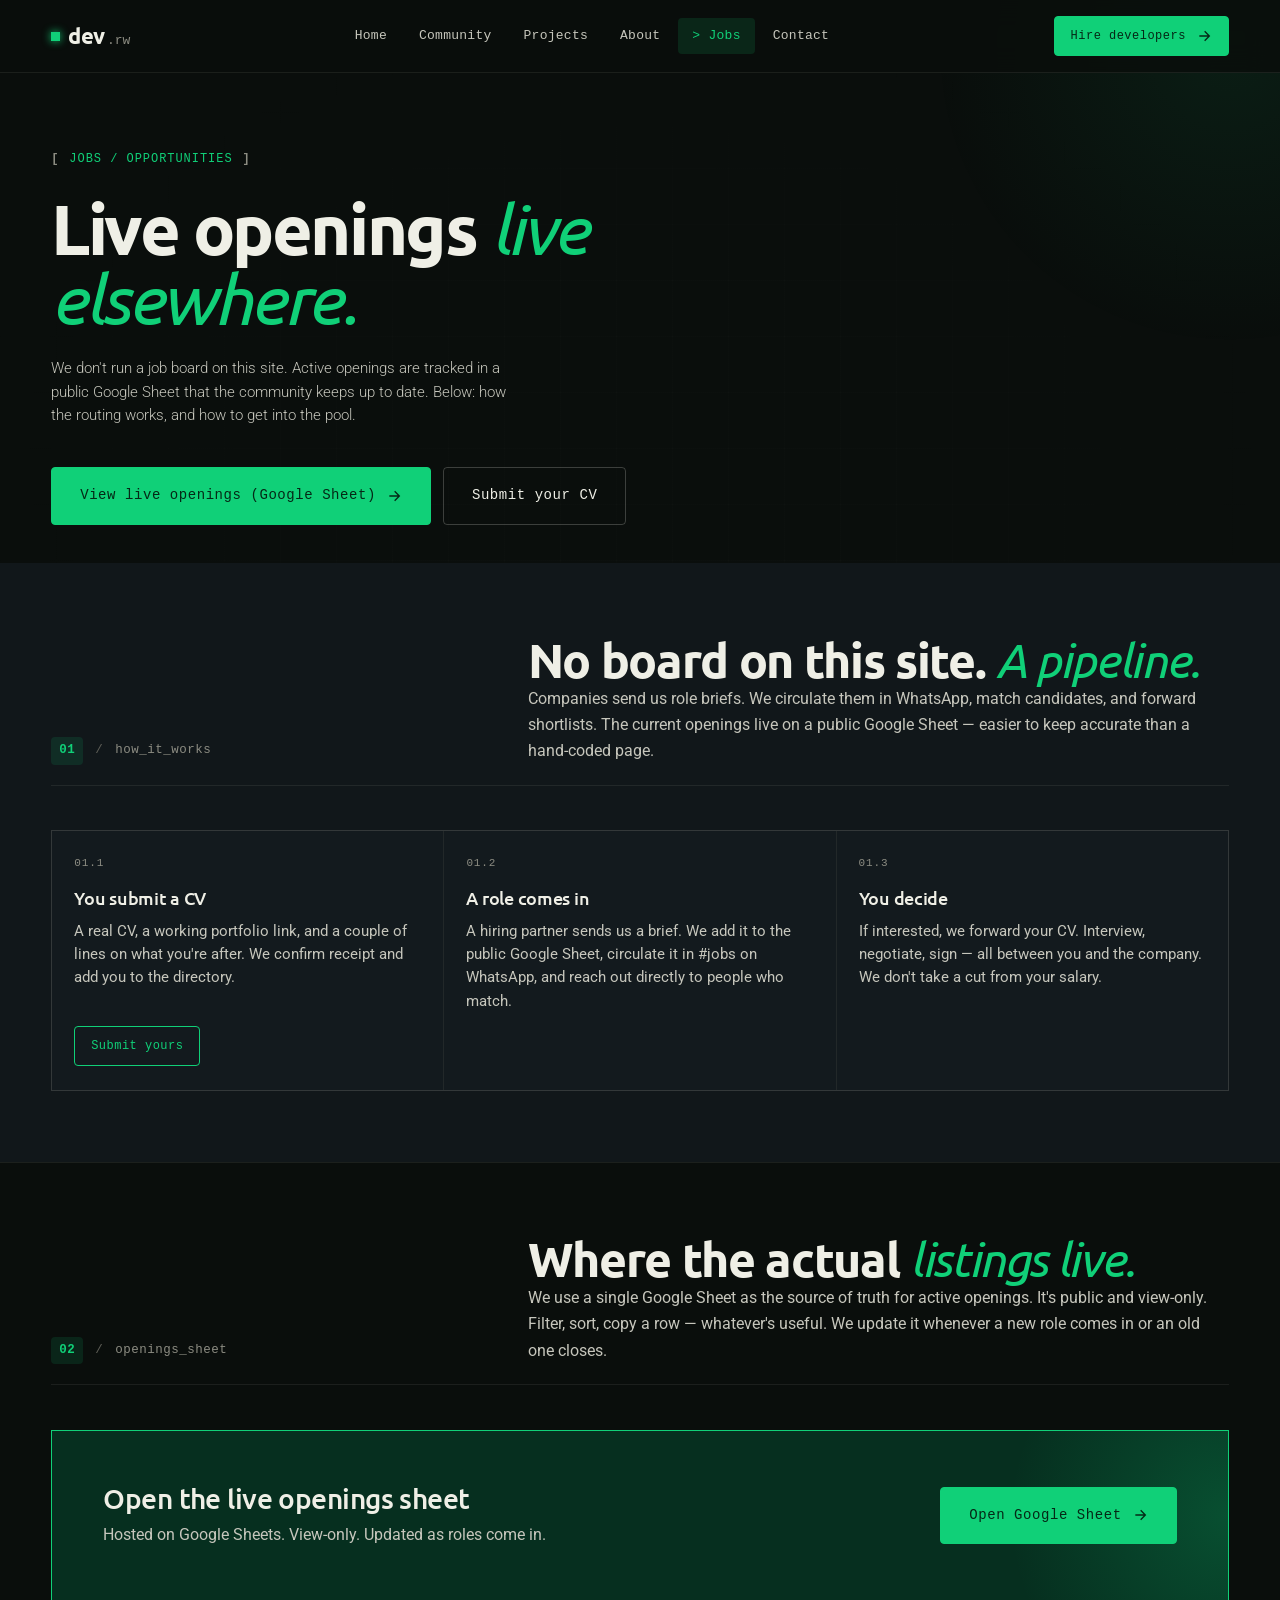
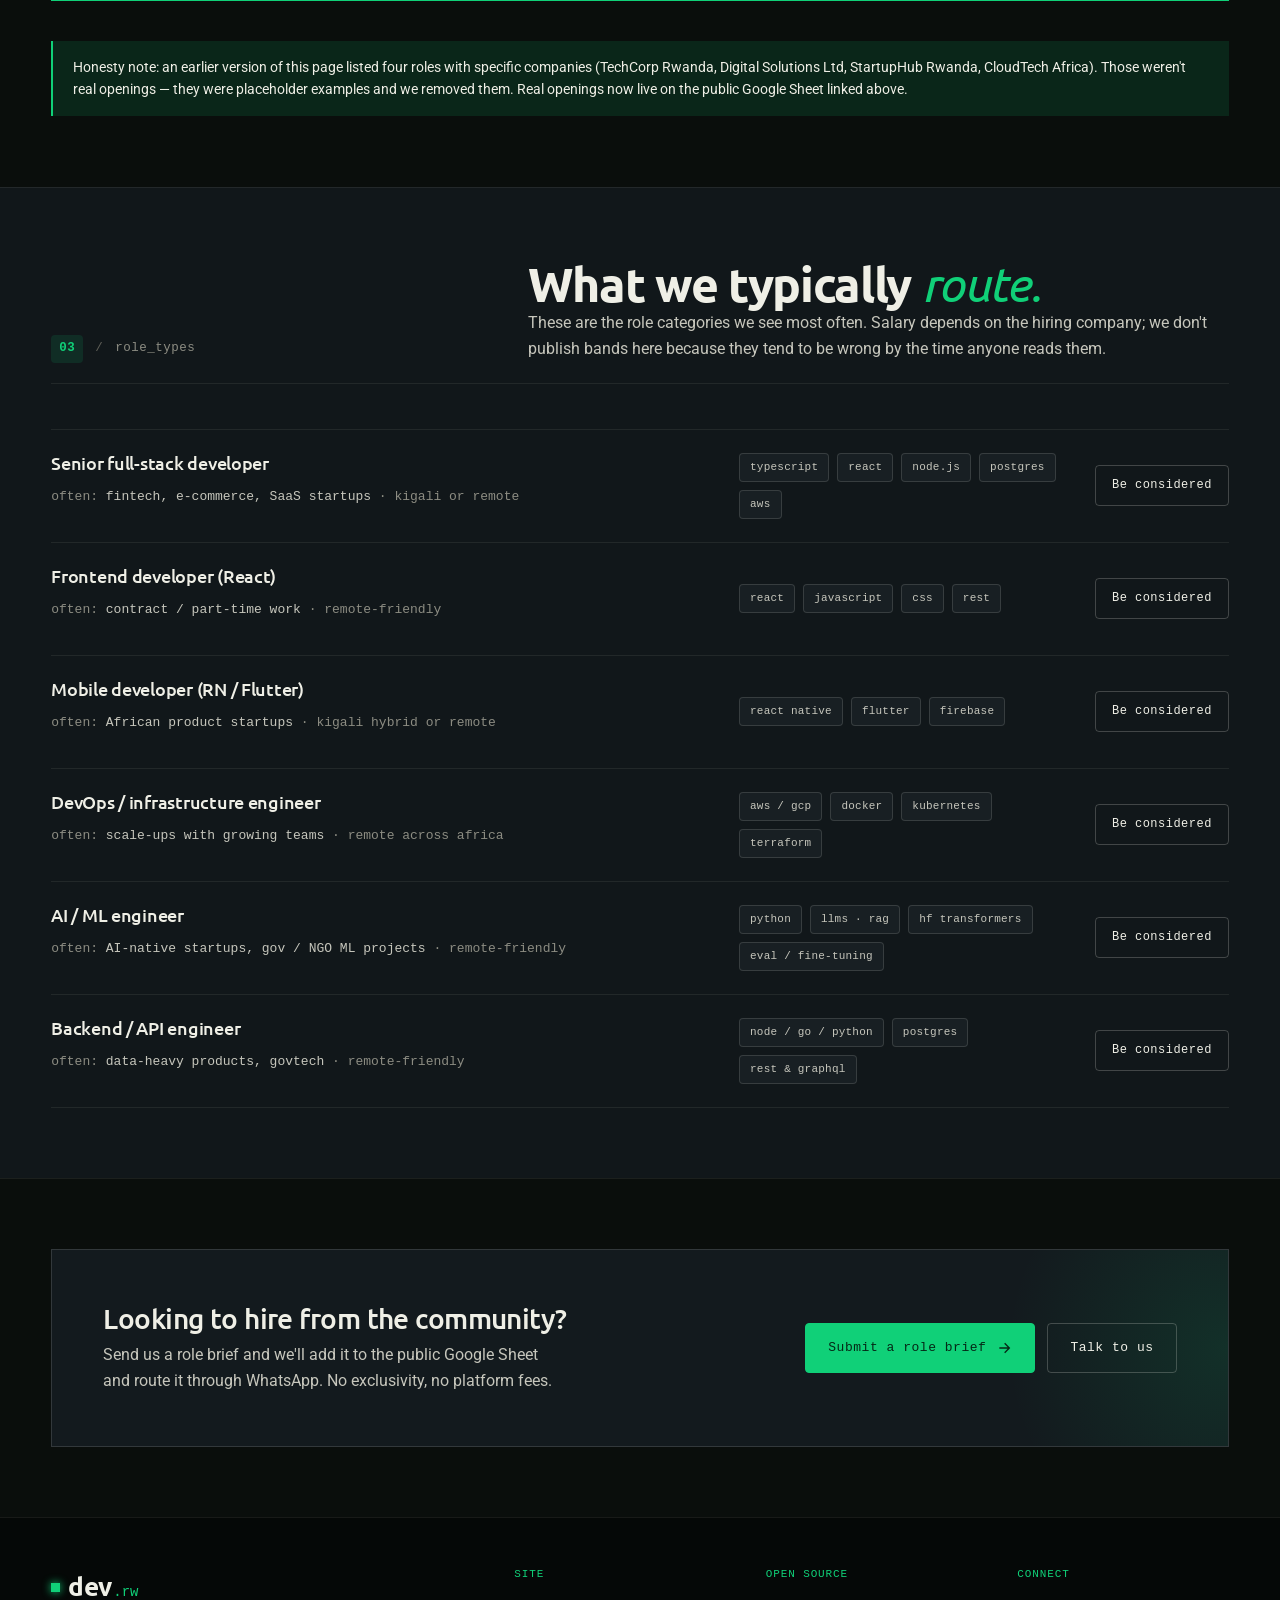
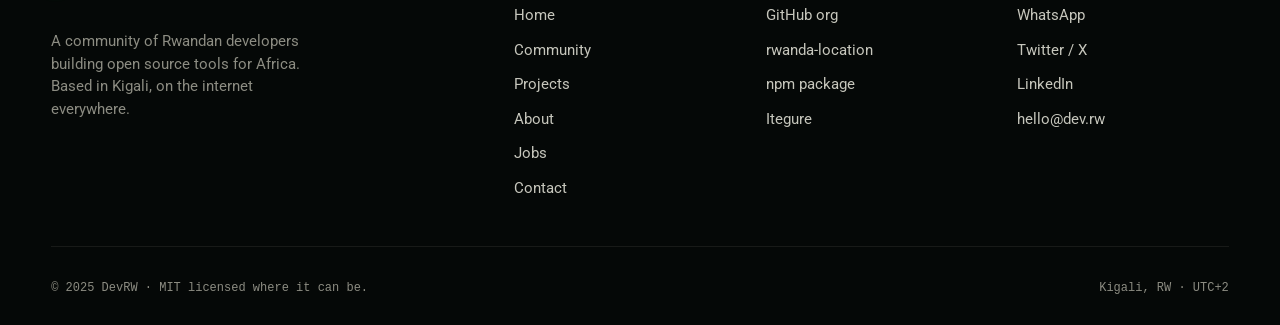
<file: jobs.html>
<!DOCTYPE html>
<html lang="en">
<head>
  <meta charset="UTF-8" />
  <meta name="viewport" content="width=device-width, initial-scale=1.0" />
  <meta name="theme-color" content="#0A0E0C" />
  <meta name="color-scheme" content="dark" />

  <script async src="https://www.googletagmanager.com/gtag/js?id=GA_MEASUREMENT_ID"></script>
  <script>
    window.dataLayer = window.dataLayer || [];
    function gtag(){dataLayer.push(arguments);}
    gtag('js', new Date());
    gtag('config', 'GA_MEASUREMENT_ID');
  </script>

  <link rel="preconnect" href="https://fonts.googleapis.com" />
  <link rel="preconnect" href="https://fonts.gstatic.com" crossorigin />

  <title>Developer jobs in Rwanda & Africa — live openings | DevRW</title>
  <meta name="description" content="Find developer opportunities through the DevRW community. Browse live openings on our public Google Sheet, submit your CV, and get matched to companies hiring engineers across Rwanda and Africa." />
  <meta name="keywords" content="developer jobs Rwanda, software engineer jobs Kigali, tech jobs Africa, remote developer Rwanda, React developer Rwanda, TypeScript jobs Kigali, Node.js developer Rwanda, AI ML engineer Africa" />
  <meta name="author" content="DevRW" />
  <meta name="robots" content="index, follow" />

  <meta property="og:type" content="website" />
  <meta property="og:url" content="https://dev.rw/jobs.html" />
  <meta property="og:site_name" content="DevRW" />
  <meta property="og:title" content="Developer jobs in Rwanda & Africa — DevRW opportunities" />
  <meta property="og:description" content="Browse live developer openings through the DevRW community. Submit your CV and get matched to companies hiring engineers in Rwanda and across Africa." />
  <meta property="og:image" content="https://dev.rw/images/logo.png" />
  <meta property="og:image:alt" content="DevRW developer jobs" />
  <meta property="og:locale" content="en_RW" />

  <meta name="twitter:card" content="summary_large_image" />
  <meta name="twitter:site" content="@devsInRW" />
  <meta name="twitter:title" content="Developer jobs in Rwanda & Africa — DevRW" />
  <meta name="twitter:description" content="Live developer openings through the DevRW community. Submit your CV and get matched to companies hiring across Rwanda and Africa." />
  <meta name="twitter:image" content="https://dev.rw/images/logo.png" />

  <link rel="canonical" href="https://dev.rw/jobs.html" />
  <link rel="icon" type="image/png" href="images/logo.png" />
  <link rel="apple-touch-icon" href="images/logo.png" />

  <script type="application/ld+json">
  {
    "@context": "https://schema.org",
    "@type": "WebPage",
    "name": "Developer jobs in Rwanda and Africa — DevRW",
    "url": "https://dev.rw/jobs.html",
    "description": "Browse live developer job openings in Rwanda and Africa through the DevRW community talent pipeline.",
    "inLanguage": "en",
    "publisher": {
      "@type": "Organization",
      "name": "DevRW",
      "url": "https://dev.rw",
      "logo": "https://dev.rw/images/logo.png"
    }
  }
  </script>

  <link rel="stylesheet" href="css/style.css" />
</head>
<body>

  <header class="nav">
    <div class="wrap nav__inner">
      <a href="index.html" class="nav__brand"><span class="dot"></span>dev<span class="tld">.rw</span></a>
      <nav class="nav__links" aria-label="Primary">
        <a class="nav__link" href="index.html">Home</a>
        <a class="nav__link" href="community.html">Community</a>
        <a class="nav__link" href="projects.html">Projects</a>
        <a class="nav__link" href="about.html">About</a>
        <a class="nav__link is-active" href="jobs.html">Jobs</a>
        <a class="nav__link" href="contact.html">Contact</a>
      </nav>
      <div class="nav__cta">
        <button class="btn btn--primary btn--sm" data-modal-open="requestCVModal">
          Hire developers
          <svg viewBox="0 0 24 24" fill="none" stroke="currentColor" stroke-width="2"><path d="M5 12h14M13 5l7 7-7 7"/></svg>
        </button>
        <button class="nav__toggle" data-nav-toggle aria-expanded="false">Menu</button>
      </div>
    </div>
    <div class="nav__drawer" data-nav-drawer>
      <a class="nav__link" href="index.html">Home</a>
      <a class="nav__link" href="community.html">Community</a>
      <a class="nav__link" href="projects.html">Projects</a>
      <a class="nav__link" href="about.html">About</a>
      <a class="nav__link is-active" href="jobs.html">Jobs</a>
      <a class="nav__link" href="contact.html">Contact</a>
    </div>
  </header>

  <section class="page-head">
    <div class="wrap">
      <div class="rise">
        <span class="eyebrow page-head__index">jobs / opportunities</span>
        <h1 class="display-xl">Live openings <span class="italic">live elsewhere.</span></h1>
        <p class="lead">
          We don't run a job board on this site. Active openings are tracked in a public Google Sheet
          that the community keeps up to date. Below: how the routing works, and how to get into the pool.
        </p>
        <div class="flex flex-wrap gap-12 mt-40">
          <a class="btn btn--primary btn--lg" href="https://docs.google.com/spreadsheets/d/1znh84cfdT88ITB74C9DbuCdLhOMFGJn7TLOJwYZhqYQ/edit?usp=sharing" target="_blank" rel="noopener">
            View live openings (Google Sheet)
            <svg viewBox="0 0 24 24" fill="none" stroke="currentColor" stroke-width="2"><path d="M5 12h14M13 5l7 7-7 7"/></svg>
          </a>
          <button class="btn btn--ghost btn--lg" data-modal-open="developerModal">Submit your CV</button>
        </div>
      </div>
    </div>
  </section>

  <section class="section section--bg-2">
    <div class="wrap">
      <div class="sec-head">
        <span class="sec-head__index"><span class="n">01</span> <span class="slash">/</span> how_it_works</span>
        <div class="sec-head__intro">
          <h2 class="display-l">No board on this site. <span class="italic">A pipeline.</span></h2>
          <p class="body mt-24">
            Companies send us role briefs. We circulate them in WhatsApp, match candidates, and forward shortlists.
            The current openings live on a public Google Sheet — easier to keep accurate than a hand-coded page.
          </p>
        </div>
      </div>

      <div class="cards">
        <article class="card">
          <span class="card__num">01.1</span>
          <h3 class="card__title">You submit a CV</h3>
          <p class="card__body">A real CV, a working portfolio link, and a couple of lines on what you're after. We confirm receipt and add you to the directory.</p>
          <div class="mt-24"><button class="btn btn--mint-outline btn--sm" data-modal-open="developerModal">Submit yours</button></div>
        </article>
        <article class="card">
          <span class="card__num">01.2</span>
          <h3 class="card__title">A role comes in</h3>
          <p class="card__body">A hiring partner sends us a brief. We add it to the public Google Sheet, circulate it in #jobs on WhatsApp, and reach out directly to people who match.</p>
        </article>
        <article class="card">
          <span class="card__num">01.3</span>
          <h3 class="card__title">You decide</h3>
          <p class="card__body">If interested, we forward your CV. Interview, negotiate, sign — all between you and the company. We don't take a cut from your salary.</p>
        </article>
      </div>
    </div>
  </section>

  <section class="section section--bg">
    <div class="wrap">
      <div class="sec-head">
        <span class="sec-head__index"><span class="n">02</span> <span class="slash">/</span> openings_sheet</span>
        <div class="sec-head__intro">
          <h2 class="display-l">Where the actual <span class="italic">listings live.</span></h2>
          <p class="body mt-24">
            We use a single Google Sheet as the source of truth for active openings. It's public and
            view-only. Filter, sort, copy a row — whatever's useful. We update it whenever a new role
            comes in or an old one closes.
          </p>
        </div>
      </div>

      <div class="cta-block cta-block--mint">
        <div>
          <h3>Open the live openings sheet</h3>
          <p class="body">Hosted on Google Sheets. View-only. Updated as roles come in.</p>
        </div>
        <div class="cta-block__actions">
          <a class="btn btn--primary btn--lg" href="https://docs.google.com/spreadsheets/d/1znh84cfdT88ITB74C9DbuCdLhOMFGJn7TLOJwYZhqYQ/edit?usp=sharing" target="_blank" rel="noopener">
            Open Google Sheet
            <svg viewBox="0 0 24 24" fill="none" stroke="currentColor" stroke-width="2"><path d="M5 12h14M13 5l7 7-7 7"/></svg>
          </a>
        </div>
      </div>

      <div class="mt-40 note">
        Honesty note: an earlier version of this page listed four roles with specific companies (TechCorp Rwanda, Digital Solutions Ltd, StartupHub Rwanda, CloudTech Africa). Those weren't real openings — they were placeholder examples and we removed them. Real openings now live on the public Google Sheet linked above.
      </div>
    </div>
  </section>

  <section class="section section--bg-2">
    <div class="wrap">
      <div class="sec-head">
        <span class="sec-head__index"><span class="n">03</span> <span class="slash">/</span> role_types</span>
        <div class="sec-head__intro">
          <h2 class="display-l">What we typically <span class="italic">route.</span></h2>
          <p class="body mt-24">
            These are the role categories we see most often. Salary depends on the hiring company; we
            don't publish bands here because they tend to be wrong by the time anyone reads them.
          </p>
        </div>
      </div>

      <div class="job">
        <div>
          <h3 class="job__title">Senior full-stack developer</h3>
          <p class="job__company">often: <span>fintech, e-commerce, SaaS startups</span> · kigali or remote</p>
        </div>
        <div class="job__meta">
          <span class="tag">typescript</span><span class="tag">react</span><span class="tag">node.js</span><span class="tag">postgres</span><span class="tag">aws</span>
        </div>
        <button class="btn btn--ghost btn--sm" data-modal-open="developerModal">Be considered</button>
      </div>

      <div class="job">
        <div>
          <h3 class="job__title">Frontend developer (React)</h3>
          <p class="job__company">often: <span>contract / part-time work</span> · remote-friendly</p>
        </div>
        <div class="job__meta">
          <span class="tag">react</span><span class="tag">javascript</span><span class="tag">css</span><span class="tag">rest</span>
        </div>
        <button class="btn btn--ghost btn--sm" data-modal-open="developerModal">Be considered</button>
      </div>

      <div class="job">
        <div>
          <h3 class="job__title">Mobile developer (RN / Flutter)</h3>
          <p class="job__company">often: <span>African product startups</span> · kigali hybrid or remote</p>
        </div>
        <div class="job__meta">
          <span class="tag">react native</span><span class="tag">flutter</span><span class="tag">firebase</span>
        </div>
        <button class="btn btn--ghost btn--sm" data-modal-open="developerModal">Be considered</button>
      </div>

      <div class="job">
        <div>
          <h3 class="job__title">DevOps / infrastructure engineer</h3>
          <p class="job__company">often: <span>scale-ups with growing teams</span> · remote across africa</p>
        </div>
        <div class="job__meta">
          <span class="tag">aws / gcp</span><span class="tag">docker</span><span class="tag">kubernetes</span><span class="tag">terraform</span>
        </div>
        <button class="btn btn--ghost btn--sm" data-modal-open="developerModal">Be considered</button>
      </div>

      <div class="job">
        <div>
          <h3 class="job__title">AI / ML engineer</h3>
          <p class="job__company">often: <span>AI-native startups, gov / NGO ML projects</span> · remote-friendly</p>
        </div>
        <div class="job__meta">
          <span class="tag">python</span><span class="tag">llms · rag</span><span class="tag">hf transformers</span><span class="tag">eval / fine-tuning</span>
        </div>
        <button class="btn btn--ghost btn--sm" data-modal-open="developerModal">Be considered</button>
      </div>

      <div class="job">
        <div>
          <h3 class="job__title">Backend / API engineer</h3>
          <p class="job__company">often: <span>data-heavy products, govtech</span> · remote-friendly</p>
        </div>
        <div class="job__meta">
          <span class="tag">node / go / python</span><span class="tag">postgres</span><span class="tag">rest &amp; graphql</span>
        </div>
        <button class="btn btn--ghost btn--sm" data-modal-open="developerModal">Be considered</button>
      </div>
    </div>
  </section>

  <section class="section section--bg">
    <div class="wrap">
      <div class="cta-block">
        <div>
          <h3>Looking to hire from the community?</h3>
          <p class="body">Send us a role brief and we'll add it to the public Google Sheet and route it through WhatsApp. No exclusivity, no platform fees.</p>
        </div>
        <div class="cta-block__actions">
          <button class="btn btn--primary" data-modal-open="requestCVModal">Submit a role brief
            <svg viewBox="0 0 24 24" fill="none" stroke="currentColor" stroke-width="2"><path d="M5 12h14M13 5l7 7-7 7"/></svg>
          </button>
          <a class="btn btn--ghost" href="contact.html">Talk to us</a>
        </div>
      </div>
    </div>
  </section>

  <footer class="footer">
    <div class="wrap">
      <div class="footer__grid">
        <div>
          <div class="footer__brand"><span class="dot"></span>dev<span class="tld">.rw</span></div>
          <p class="footer__tag">A community of Rwandan developers building open source tools for Africa. Based in Kigali, on the internet everywhere.</p>
        </div>
        <div class="footer__col"><h6>Site</h6>
          <a href="index.html">Home</a><a href="community.html">Community</a><a href="projects.html">Projects</a>
          <a href="about.html">About</a><a href="jobs.html">Jobs</a><a href="contact.html">Contact</a>
        </div>
        <div class="footer__col"><h6>Open source</h6>
          <a href="https://github.com/DevRW" target="_blank" rel="noopener">GitHub org</a>
          <a href="https://github.com/DevRW/rwanda-location" target="_blank" rel="noopener">rwanda-location</a>
          <a href="https://www.npmjs.com/package/@devrw/rwanda-location" target="_blank" rel="noopener">npm package</a>
          <a href="http://itegure.rw/" target="_blank" rel="noopener">Itegure</a>
        </div>
        <div class="footer__col"><h6>Connect</h6>
          <a href="https://chat.whatsapp.com/GJoStt3riS3LoH4fMsYKgx" target="_blank" rel="noopener">WhatsApp</a>
          <a href="https://twitter.com/devsInRW" target="_blank" rel="noopener">Twitter / X</a>
          <a href="https://linkedin.com/company/dev-rw" target="_blank" rel="noopener">LinkedIn</a>
          <a href="mailto:hello@dev.rw">hello@dev.rw</a>
        </div>
      </div>
      <div class="footer__bottom">
        <span>© 2025 DevRW · MIT licensed where it can be.</span>
        <span>Kigali, RW · UTC+2</span>
      </div>
    </div>
  </footer>

  <div class="modal-overlay" id="developerModal" role="dialog">
    <div class="modal modal--wide">
      <div class="modal__head"><h3 class="modal__title">Add your developer profile</h3>
        <button class="modal__close" data-modal-close aria-label="Close"><svg width="14" height="14" viewBox="0 0 14 14" fill="none" stroke="currentColor" stroke-width="2"><path d="M1 1l12 12M13 1L1 13"/></svg></button>
      </div>
      <p class="modal__intro">We'll review your profile and share it with recruiters and partner companies looking for engineers in your stack.</p>
      <div class="modal__body">
        <iframe class="modal__form-frame" data-src="https://docs.google.com/forms/d/e/1FAIpQLSe0LymG8jKHbgDqLnW4m3MiSK0lPQuZufXfqiV2xXDoUFmPxg/viewform?embedded=true" loading="lazy" title="Developer profile form">Loading…</iframe>
      </div>
    </div>
  </div>

  <div class="modal-overlay" id="requestCVModal" role="dialog">
    <div class="modal modal--wide">
      <div class="modal__head"><h3 class="modal__title">Request developer CVs</h3>
        <button class="modal__close" data-modal-close aria-label="Close"><svg width="14" height="14" viewBox="0 0 14 14" fill="none" stroke="currentColor" stroke-width="2"><path d="M1 1l12 12M13 1L1 13"/></svg></button>
      </div>
      <p class="modal__intro">Tell us about the role. We'll send matching profiles within a couple of working days.</p>
      <div class="modal__body">
        <iframe class="modal__form-frame" data-src="https://docs.google.com/forms/d/e/1FAIpQLSdEf4OOU0VOoF6FisQEi0T2ObteHG8_snebPa9UbfoCCKoyrA/viewform?embedded=true" loading="lazy" title="Request developer CVs form">Loading…</iframe>
      </div>
    </div>
  </div>

  <div class="modal-overlay" id="hireProjectModal" role="dialog">
    <div class="modal modal--wide">
      <div class="modal__head"><h3 class="modal__title">Start your project</h3>
        <button class="modal__close" data-modal-close aria-label="Close"><svg width="14" height="14" viewBox="0 0 14 14" fill="none" stroke="currentColor" stroke-width="2"><path d="M1 1l12 12M13 1L1 13"/></svg></button>
      </div>
      <p class="modal__intro">A short note on what you'd like to build. We'll come back with next steps within a working day.</p>
      <div class="modal__body">
        <iframe class="modal__form-frame" data-src="https://docs.google.com/forms/d/e/1FAIpQLSdCod8kHjNHzRF1lpxDQbyI0mwlW9Asa9B03yl_jrZvwfvj2w/viewform?embedded=true" loading="lazy" title="Start a project form">Loading…</iframe>
      </div>
    </div>
  </div>

  <div class="modal-overlay" id="submitProjectModal" role="dialog">
    <div class="modal modal--wide">
      <div class="modal__head"><h3 class="modal__title">Submit your open source project</h3>
        <button class="modal__close" data-modal-close aria-label="Close"><svg width="14" height="14" viewBox="0 0 14 14" fill="none" stroke="currentColor" stroke-width="2"><path d="M1 1l12 12M13 1L1 13"/></svg></button>
      </div>
      <p class="modal__intro">Share your project — library, tool, dataset, AI model. If it fits, we'll add it to the projects page.</p>
      <div class="modal__body">
        <iframe class="modal__form-frame" data-src="https://docs.google.com/forms/d/e/1FAIpQLScxgaZa7jaRb4QtfKVZnNo_J00A3W6Kfnax2rKXXqkA4cJo8w/viewform?embedded=true" loading="lazy" title="Submit open source project form">Loading…</iframe>
      </div>
    </div>
  </div>

  <script src="js/app.js"></script>
</body>
</html>
</file>
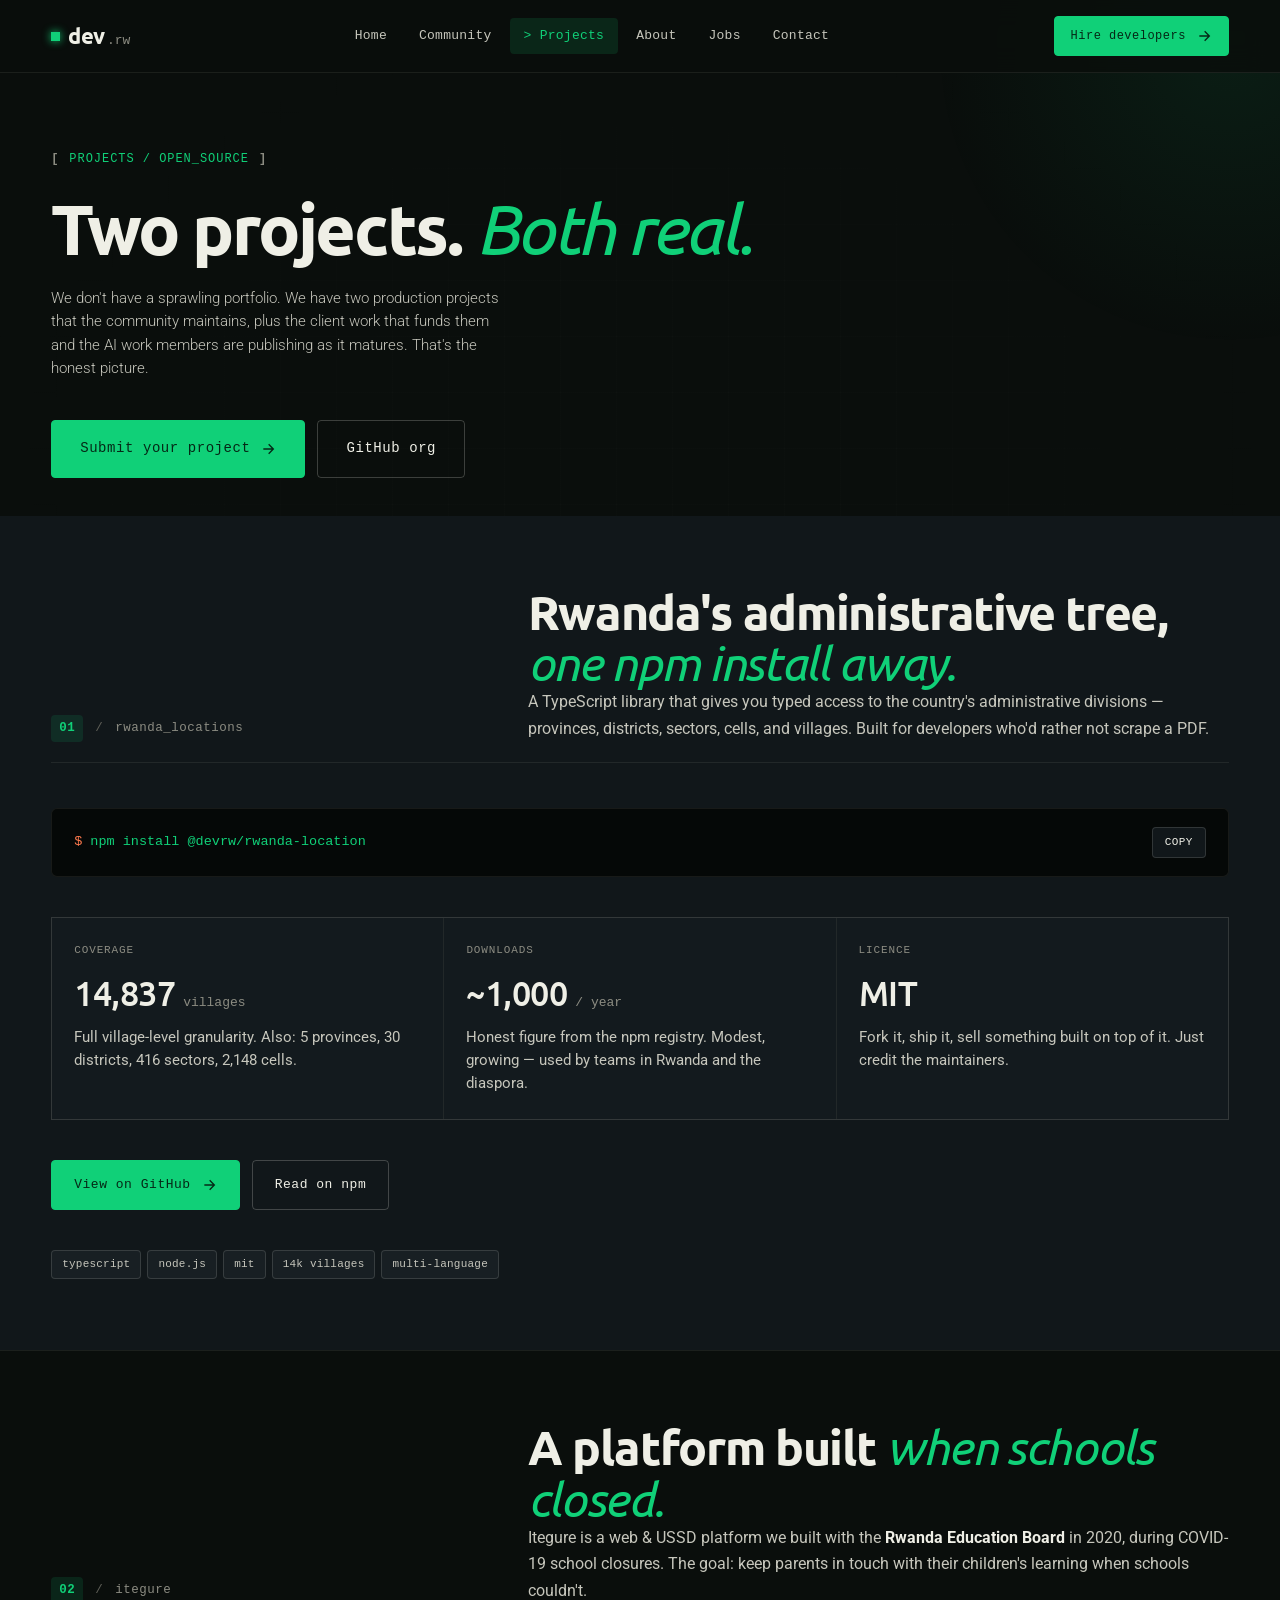
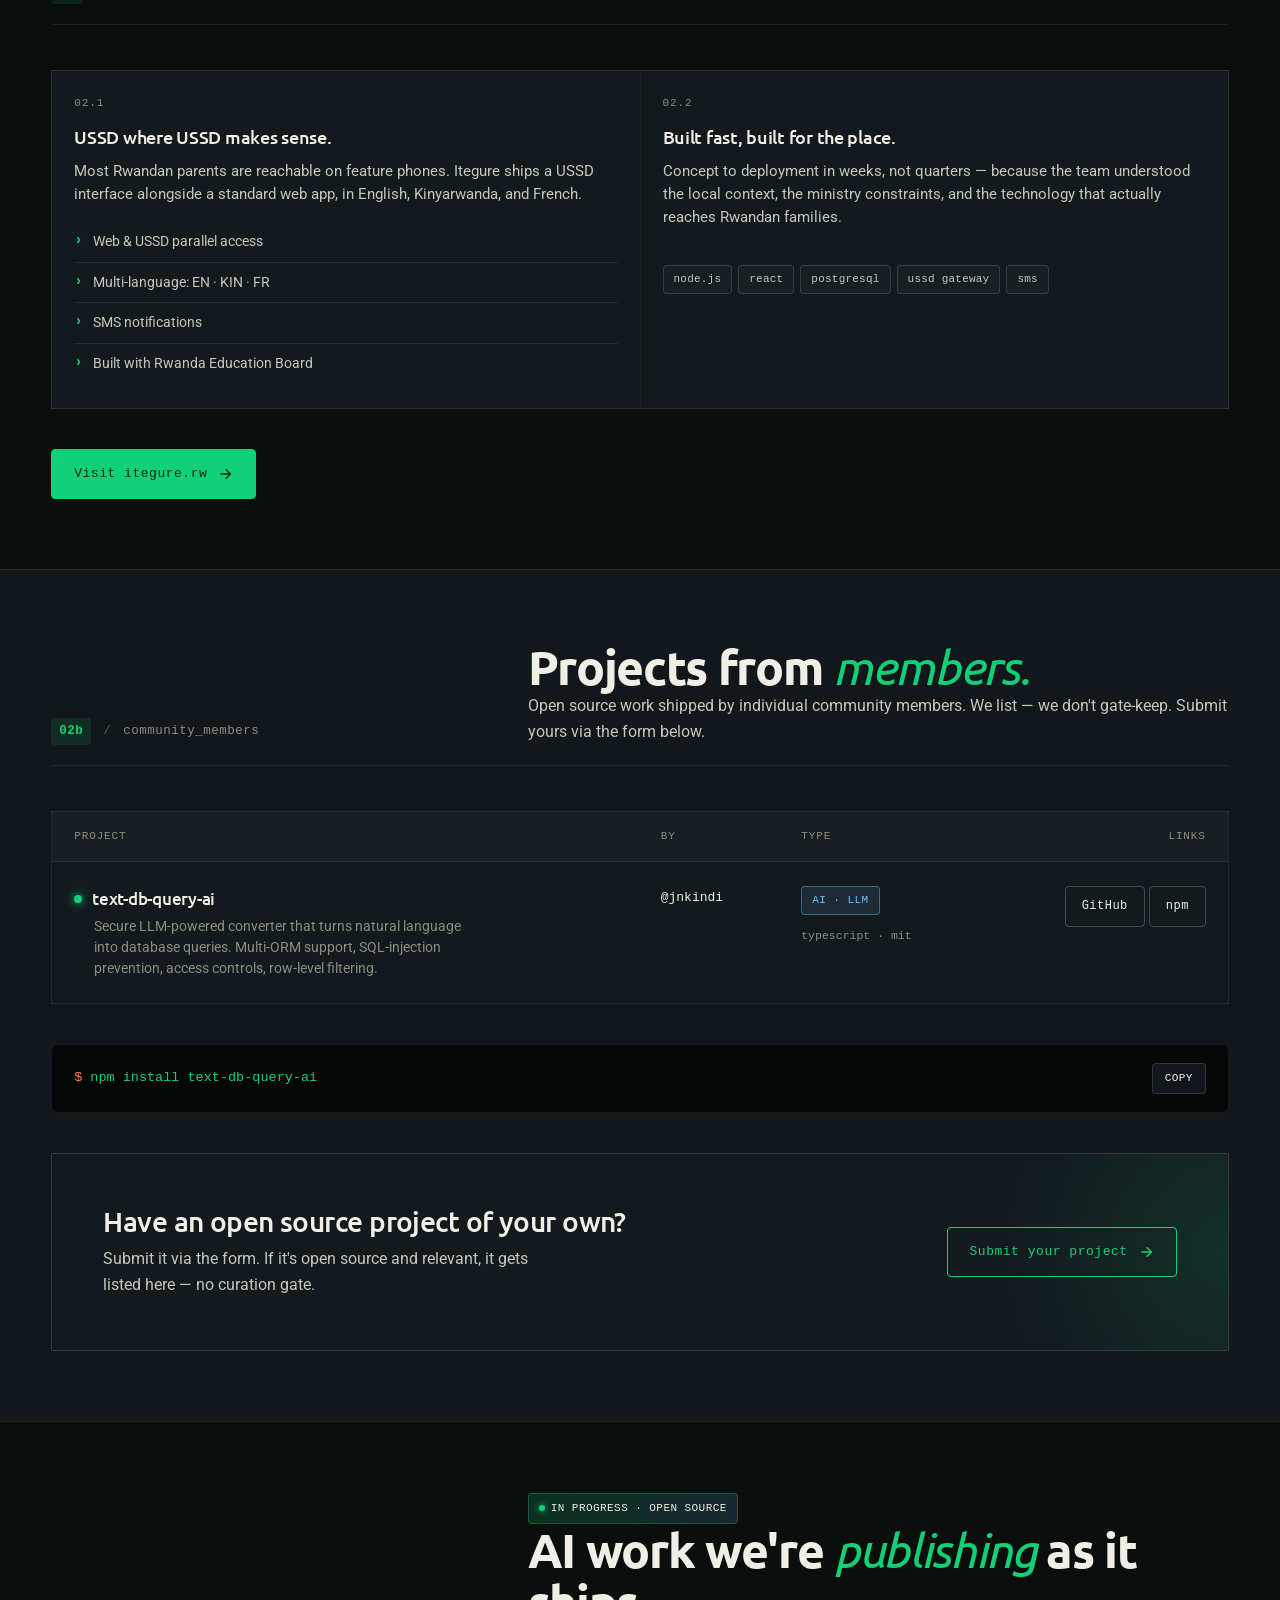
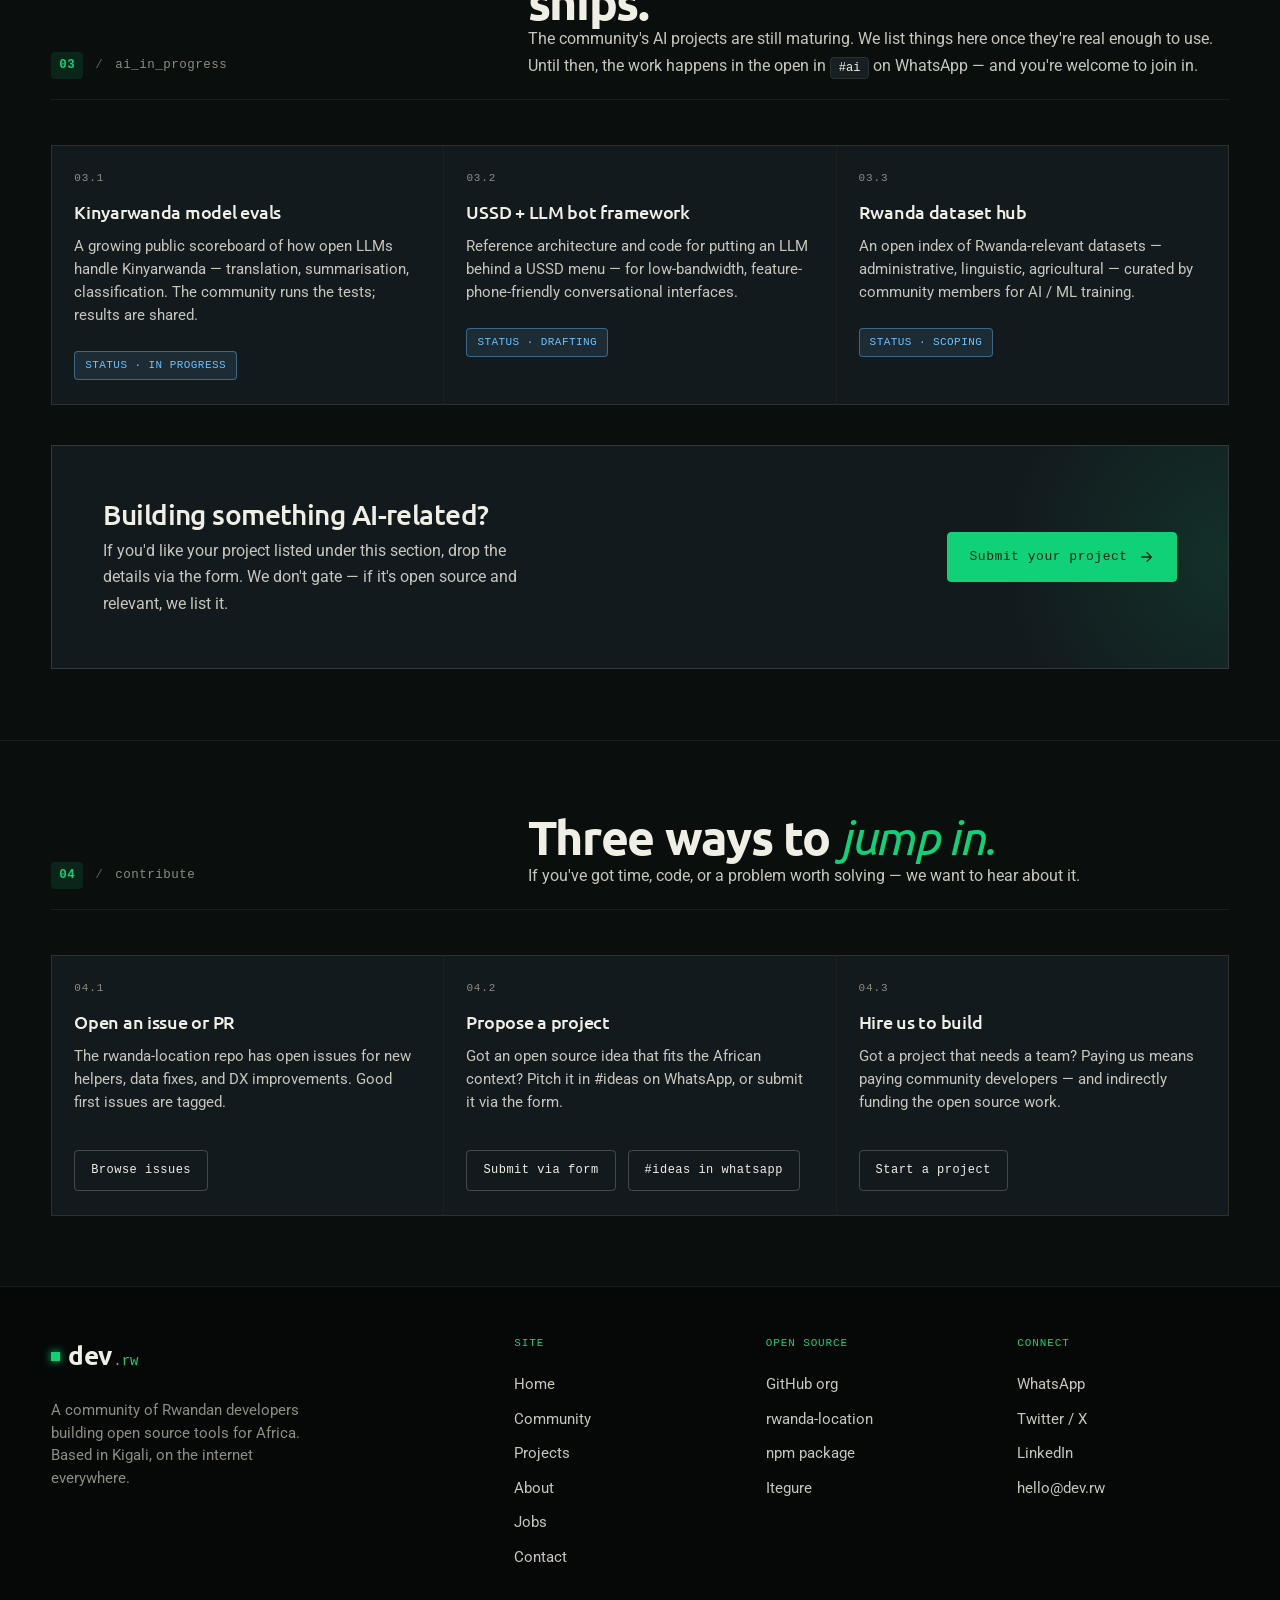
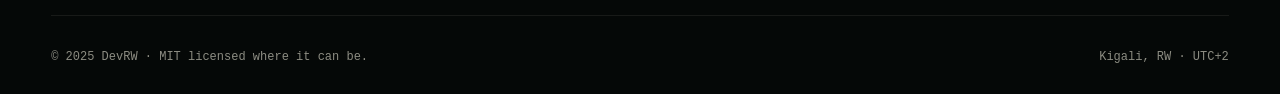
<file: projects.html>
<!DOCTYPE html>
<html lang="en">
<head>
  <meta charset="UTF-8" />
  <meta name="viewport" content="width=device-width, initial-scale=1.0" />
  <meta name="theme-color" content="#0A0E0C" />
  <meta name="color-scheme" content="dark" />

  <script async src="https://www.googletagmanager.com/gtag/js?id=GA_MEASUREMENT_ID"></script>
  <script>
    window.dataLayer = window.dataLayer || [];
    function gtag(){dataLayer.push(arguments);}
    gtag('js', new Date());
    gtag('config', 'GA_MEASUREMENT_ID');
  </script>

  <link rel="preconnect" href="https://fonts.googleapis.com" />
  <link rel="preconnect" href="https://fonts.gstatic.com" crossorigin />

  <title>Open source projects — Rwanda Locations Library, Itegure & AI tools | DevRW</title>
  <meta name="description" content="Open source work from DevRW: Rwanda Locations Library (14,837 villages, TypeScript, MIT), Itegure USSD platform built with Rwanda Education Board, and community AI tools for African use cases." />
  <meta name="keywords" content="Rwanda Locations Library, TypeScript Rwanda administrative data, npm rwanda-location, @devrw/rwanda-location, Itegure Rwanda Education Board, open source Africa, AI tools Kinyarwanda, text-db-query-ai" />
  <meta name="author" content="DevRW" />
  <meta name="robots" content="index, follow" />

  <meta property="og:type" content="website" />
  <meta property="og:url" content="https://dev.rw/projects.html" />
  <meta property="og:site_name" content="DevRW" />
  <meta property="og:title" content="Open source projects — Rwanda Locations Library & more | DevRW" />
  <meta property="og:description" content="Rwanda Locations Library: 14,837 villages in a typed TypeScript npm package. Itegure: USSD & web platform built with Rwanda Education Board. Plus community AI tools." />
  <meta property="og:image" content="https://dev.rw/images/logo.png" />
  <meta property="og:image:alt" content="DevRW open source projects" />
  <meta property="og:locale" content="en_RW" />

  <meta name="twitter:card" content="summary_large_image" />
  <meta name="twitter:site" content="@devsInRW" />
  <meta name="twitter:title" content="Open source from DevRW — Rwanda Locations Library & AI tools" />
  <meta name="twitter:description" content="14,837 Rwandan villages in one npm install. USSD platform for the Rwanda Education Board. AI tools for African language tasks. All MIT, all open." />
  <meta name="twitter:image" content="https://dev.rw/images/logo.png" />

  <link rel="canonical" href="https://dev.rw/projects.html" />
  <link rel="icon" type="image/png" href="images/logo.png" />
  <link rel="apple-touch-icon" href="images/logo.png" />

  <!-- Rwanda Locations Library — SoftwareApplication schema -->
  <script type="application/ld+json">
  {
    "@context": "https://schema.org",
    "@type": "SoftwareApplication",
    "name": "Rwanda Locations Library",
    "applicationCategory": "DeveloperApplication",
    "operatingSystem": "Cross-platform",
    "url": "https://github.com/DevRW/rwanda-location",
    "downloadUrl": "https://www.npmjs.com/package/@devrw/rwanda-location",
    "offers": { "@type": "Offer", "price": "0", "priceCurrency": "USD" },
    "description": "TypeScript library for Rwanda's full administrative hierarchy — 5 provinces, 30 districts, 416 sectors, 2,148 cells, and 14,837 villages. MIT licensed.",
    "license": "https://opensource.org/licenses/MIT",
    "keywords": "Rwanda, TypeScript, administrative data, provinces, districts, sectors, cells, villages",
    "creator": { "@type": "Organization", "name": "DevRW", "url": "https://dev.rw" }
  }
  </script>

  <!-- text-db-query-ai — SoftwareApplication schema -->
  <script type="application/ld+json">
  {
    "@context": "https://schema.org",
    "@type": "SoftwareApplication",
    "name": "text-db-query-ai",
    "applicationCategory": "DeveloperApplication",
    "operatingSystem": "Cross-platform",
    "url": "https://github.com/jnkindi/text-db-query-ai",
    "downloadUrl": "https://www.npmjs.com/package/text-db-query-ai",
    "offers": { "@type": "Offer", "price": "0", "priceCurrency": "USD" },
    "description": "Secure LLM-powered converter that transforms natural language into database queries. Supports multiple ORMs with SQL injection prevention and row-level filtering. MIT licensed.",
    "license": "https://opensource.org/licenses/MIT",
    "keywords": "LLM, SQL, natural language, database, ORM, TypeScript",
    "creator": { "@type": "Person", "name": "jnkindi", "url": "https://github.com/jnkindi" }
  }
  </script>

  <link rel="stylesheet" href="css/style.css" />
</head>
<body>

  <header class="nav">
    <div class="wrap nav__inner">
      <a href="index.html" class="nav__brand"><span class="dot"></span>dev<span class="tld">.rw</span></a>
      <nav class="nav__links" aria-label="Primary">
        <a class="nav__link" href="index.html">Home</a>
        <a class="nav__link" href="community.html">Community</a>
        <a class="nav__link is-active" href="projects.html">Projects</a>
        <a class="nav__link" href="about.html">About</a>
        <a class="nav__link" href="jobs.html">Jobs</a>
        <a class="nav__link" href="contact.html">Contact</a>
      </nav>
      <div class="nav__cta">
        <button class="btn btn--primary btn--sm" data-modal-open="requestCVModal">
          Hire developers
          <svg viewBox="0 0 24 24" fill="none" stroke="currentColor" stroke-width="2"><path d="M5 12h14M13 5l7 7-7 7"/></svg>
        </button>
        <button class="nav__toggle" data-nav-toggle aria-expanded="false">Menu</button>
      </div>
    </div>
    <div class="nav__drawer" data-nav-drawer>
      <a class="nav__link" href="index.html">Home</a>
      <a class="nav__link" href="community.html">Community</a>
      <a class="nav__link is-active" href="projects.html">Projects</a>
      <a class="nav__link" href="about.html">About</a>
      <a class="nav__link" href="jobs.html">Jobs</a>
      <a class="nav__link" href="contact.html">Contact</a>
    </div>
  </header>

  <section class="page-head">
    <div class="wrap">
      <div class="rise">
        <span class="eyebrow page-head__index">projects / open_source</span>
        <h1 class="display-xl">Two projects. <span class="italic">Both real.</span></h1>
        <p class="lead">
          We don't have a sprawling portfolio. We have two production projects that the community
          maintains, plus the client work that funds them and the AI work members are publishing as it matures.
          That's the honest picture.
        </p>
        <div class="flex flex-wrap gap-12 mt-40">
          <button class="btn btn--primary btn--lg" data-modal-open="submitProjectModal">Submit your project
            <svg viewBox="0 0 24 24" fill="none" stroke="currentColor" stroke-width="2"><path d="M5 12h14M13 5l7 7-7 7"/></svg>
          </button>
          <a class="btn btn--ghost btn--lg" href="https://github.com/DevRW" target="_blank" rel="noopener">GitHub org</a>
        </div>
      </div>
    </div>
  </section>

  <section class="section section--bg-2">
    <div class="wrap">
      <div class="sec-head">
        <span class="sec-head__index"><span class="n">01</span> <span class="slash">/</span> rwanda_locations</span>
        <div class="sec-head__intro">
          <h2 class="display-l">Rwanda's administrative tree, <span class="italic">one npm install away.</span></h2>
          <p class="body mt-24">
            A TypeScript library that gives you typed access to the country's administrative divisions —
            provinces, districts, sectors, cells, and villages. Built for developers who'd rather not scrape a PDF.
          </p>
        </div>
      </div>

      <div class="codeblock">
        <span><span class="prompt">$</span>npm install @devrw/rwanda-location</span>
        <button class="codeblock__copy" data-copy="npm install @devrw/rwanda-location">Copy</button>
      </div>

      <div class="cards mt-40">
        <article class="card">
          <span class="card__num">coverage</span>
          <h3 class="card__title" style="font-size:34px">14,837<span class="mono" style="font-size:13px;color:var(--ink-3);margin-left:8px">villages</span></h3>
          <p class="card__body">Full village-level granularity. Also: 5 provinces, 30 districts, 416 sectors, 2,148 cells.</p>
        </article>
        <article class="card">
          <span class="card__num">downloads</span>
          <h3 class="card__title" style="font-size:34px">~1,000<span class="mono" style="font-size:13px;color:var(--ink-3);margin-left:8px">/ year</span></h3>
          <p class="card__body">Honest figure from the npm registry. Modest, growing — used by teams in Rwanda and the diaspora.</p>
        </article>
        <article class="card">
          <span class="card__num">licence</span>
          <h3 class="card__title" style="font-size:34px">MIT</h3>
          <p class="card__body">Fork it, ship it, sell something built on top of it. Just credit the maintainers.</p>
        </article>
      </div>

      <div class="mt-40 flex flex-wrap gap-12">
        <a class="btn btn--primary" href="https://github.com/DevRW/rwanda-location" target="_blank" rel="noopener">View on GitHub
          <svg viewBox="0 0 24 24" fill="none" stroke="currentColor" stroke-width="2"><path d="M5 12h14M13 5l7 7-7 7"/></svg>
        </a>
        <a class="btn btn--ghost" href="https://www.npmjs.com/package/@devrw/rwanda-location" target="_blank" rel="noopener">Read on npm</a>
      </div>

      <div class="mt-40 tag-row">
        <span class="tag">typescript</span>
        <span class="tag">node.js</span>
        <span class="tag">mit</span>
        <span class="tag">14k villages</span>
        <span class="tag">multi-language</span>
      </div>
    </div>
  </section>

  <section class="section section--bg">
    <div class="wrap">
      <div class="sec-head">
        <span class="sec-head__index"><span class="n">02</span> <span class="slash">/</span> itegure</span>
        <div class="sec-head__intro">
          <h2 class="display-l">A platform built <span class="italic">when schools closed.</span></h2>
          <p class="body mt-24">
            Itegure is a web &amp; USSD platform we built with the <strong style="color:var(--ink)">Rwanda Education Board</strong> in 2020,
            during COVID-19 school closures. The goal: keep parents in touch with their children's learning when
            schools couldn't.
          </p>
        </div>
      </div>

      <div class="cards cards--2">
        <article class="card">
          <span class="card__num">02.1</span>
          <h3 class="card__title">USSD where USSD makes sense.</h3>
          <p class="card__body">
            Most Rwandan parents are reachable on feature phones. Itegure ships a USSD interface alongside
            a standard web app, in English, Kinyarwanda, and French.
          </p>
          <ul class="card__list">
            <li>Web &amp; USSD parallel access</li>
            <li>Multi-language: EN · KIN · FR</li>
            <li>SMS notifications</li>
            <li>Built with Rwanda Education Board</li>
          </ul>
        </article>
        <article class="card">
          <span class="card__num">02.2</span>
          <h3 class="card__title">Built fast, built for the place.</h3>
          <p class="card__body">
            Concept to deployment in weeks, not quarters — because the team understood the local context,
            the ministry constraints, and the technology that actually reaches Rwandan families.
          </p>
          <div class="tag-row mt-24">
            <span class="tag">node.js</span>
            <span class="tag">react</span>
            <span class="tag">postgresql</span>
            <span class="tag">ussd gateway</span>
            <span class="tag">sms</span>
          </div>
        </article>
      </div>

      <div class="mt-40">
        <a class="btn btn--primary" href="http://itegure.rw/" target="_blank" rel="noopener">Visit itegure.rw
          <svg viewBox="0 0 24 24" fill="none" stroke="currentColor" stroke-width="2"><path d="M5 12h14M13 5l7 7-7 7"/></svg>
        </a>
      </div>
    </div>
  </section>

  <!-- Community member projects -->
  <section class="section section--bg-2" id="member-projects">
    <div class="wrap">
      <div class="sec-head">
        <span class="sec-head__index"><span class="n">02b</span> <span class="slash">/</span> community_members</span>
        <div class="sec-head__intro">
          <h2 class="display-l">Projects from <span class="italic">members.</span></h2>
          <p class="body mt-24">Open source work shipped by individual community members. We list — we don't gate-keep. Submit yours via the form below.</p>
        </div>
      </div>

      <table class="proj-table">
        <thead>
          <tr><th>project</th><th>by</th><th>type</th><th>links</th></tr>
        </thead>
        <tbody>
          <tr>
            <td>
              <h4 class="proj-name"><span class="proj-marker"></span>text-db-query-ai</h4>
              <p class="proj-desc">Secure LLM-powered converter that turns natural language into database queries. Multi-ORM support, SQL-injection prevention, access controls, row-level filtering.</p>
            </td>
            <td>
              <span class="mono" style="color:var(--ink-2)"><a href="https://github.com/jnkindi" target="_blank" rel="noopener" style="color:var(--ink)">@jnkindi</a></span>
            </td>
            <td>
              <span class="badge badge--sky">ai · llm</span>
              <div class="mono mt-12" style="font-size:11.5px;color:var(--ink-3)">typescript · mit</div>
            </td>
            <td>
              <a class="btn btn--ghost btn--sm" href="https://github.com/jnkindi/text-db-query-ai" target="_blank" rel="noopener">GitHub</a>
              <a class="btn btn--ghost btn--sm" href="https://www.npmjs.com/package/text-db-query-ai" target="_blank" rel="noopener">npm</a>
            </td>
          </tr>
        </tbody>
      </table>

      <div class="mt-40 codeblock">
        <span><span class="prompt">$</span>npm install text-db-query-ai</span>
        <button class="codeblock__copy" data-copy="npm install text-db-query-ai">Copy</button>
      </div>

      <div class="mt-40 cta-block">
        <div>
          <h3>Have an open source project of your own?</h3>
          <p class="body">Submit it via the form. If it's open source and relevant, it gets listed here — no curation gate.</p>
        </div>
        <div class="cta-block__actions">
          <button class="btn btn--mint-outline" data-modal-open="submitProjectModal">Submit your project
            <svg viewBox="0 0 24 24" fill="none" stroke="currentColor" stroke-width="2"><path d="M5 12h14M13 5l7 7-7 7"/></svg>
          </button>
        </div>
      </div>
    </div>
  </section>

  <!-- AI section -->
  <section class="section section--bg" id="ai">
    <div class="wrap">
      <div class="sec-head">
        <span class="sec-head__index"><span class="n">03</span> <span class="slash">/</span> ai_in_progress</span>
        <div class="sec-head__intro">
          <span class="ai-badge">in progress · open source</span>
          <h2 class="display-l mt-24">AI work we're <span class="italic">publishing</span> as it ships.</h2>
          <p class="body mt-24">
            The community's AI projects are still maturing. We list things here once they're real enough to use.
            Until then, the work happens in the open in <span class="chip">#ai</span> on WhatsApp — and you're welcome to join in.
          </p>
        </div>
      </div>

      <div class="cards">
        <article class="card">
          <span class="card__num">03.1</span>
          <h3 class="card__title">Kinyarwanda model evals</h3>
          <p class="card__body">A growing public scoreboard of how open LLMs handle Kinyarwanda — translation, summarisation, classification. The community runs the tests; results are shared.</p>
          <span class="badge badge--sky mt-12" style="align-self:flex-start">status · in progress</span>
        </article>
        <article class="card">
          <span class="card__num">03.2</span>
          <h3 class="card__title">USSD + LLM bot framework</h3>
          <p class="card__body">Reference architecture and code for putting an LLM behind a USSD menu — for low-bandwidth, feature-phone-friendly conversational interfaces.</p>
          <span class="badge badge--sky mt-12" style="align-self:flex-start">status · drafting</span>
        </article>
        <article class="card">
          <span class="card__num">03.3</span>
          <h3 class="card__title">Rwanda dataset hub</h3>
          <p class="card__body">An open index of Rwanda-relevant datasets — administrative, linguistic, agricultural — curated by community members for AI / ML training.</p>
          <span class="badge badge--sky mt-12" style="align-self:flex-start">status · scoping</span>
        </article>
      </div>

      <div class="mt-40 cta-block">
        <div>
          <h3>Building something AI-related?</h3>
          <p class="body">If you'd like your project listed under this section, drop the details via the form. We don't gate — if it's open source and relevant, we list it.</p>
        </div>
        <div class="cta-block__actions">
          <button class="btn btn--primary" data-modal-open="submitProjectModal">Submit your project
            <svg viewBox="0 0 24 24" fill="none" stroke="currentColor" stroke-width="2"><path d="M5 12h14M13 5l7 7-7 7"/></svg>
          </button>
        </div>
      </div>
    </div>
  </section>

  <section class="section section--bg">
    <div class="wrap">
      <div class="sec-head">
        <span class="sec-head__index"><span class="n">04</span> <span class="slash">/</span> contribute</span>
        <div class="sec-head__intro">
          <h2 class="display-l">Three ways to <span class="italic">jump in.</span></h2>
          <p class="body mt-24">If you've got time, code, or a problem worth solving — we want to hear about it.</p>
        </div>
      </div>

      <div class="cards">
        <article class="card">
          <span class="card__num">04.1</span>
          <h3 class="card__title">Open an issue or PR</h3>
          <p class="card__body">The rwanda-location repo has open issues for new helpers, data fixes, and DX improvements. Good first issues are tagged.</p>
          <div class="mt-24"><a class="btn btn--ghost btn--sm" href="https://github.com/DevRW/rwanda-location/issues" target="_blank" rel="noopener">Browse issues</a></div>
        </article>
        <article class="card">
          <span class="card__num">04.2</span>
          <h3 class="card__title">Propose a project</h3>
          <p class="card__body">Got an open source idea that fits the African context? Pitch it in #ideas on WhatsApp, or submit it via the form.</p>
          <div class="mt-24 flex gap-12 flex-wrap">
            <button class="btn btn--ghost btn--sm" data-modal-open="submitProjectModal">Submit via form</button>
            <a class="btn btn--ghost btn--sm" href="https://chat.whatsapp.com/GJoStt3riS3LoH4fMsYKgx" target="_blank" rel="noopener">#ideas in whatsapp</a>
          </div>
        </article>
        <article class="card">
          <span class="card__num">04.3</span>
          <h3 class="card__title">Hire us to build</h3>
          <p class="card__body">Got a project that needs a team? Paying us means paying community developers — and indirectly funding the open source work.</p>
          <div class="mt-24"><button class="btn btn--ghost btn--sm" data-modal-open="hireProjectModal">Start a project</button></div>
        </article>
      </div>
    </div>
  </section>

  <footer class="footer">
    <div class="wrap">
      <div class="footer__grid">
        <div>
          <div class="footer__brand"><span class="dot"></span>dev<span class="tld">.rw</span></div>
          <p class="footer__tag">A community of Rwandan developers building open source tools for Africa. Based in Kigali, on the internet everywhere.</p>
        </div>
        <div class="footer__col"><h6>Site</h6>
          <a href="index.html">Home</a><a href="community.html">Community</a><a href="projects.html">Projects</a>
          <a href="about.html">About</a><a href="jobs.html">Jobs</a><a href="contact.html">Contact</a>
        </div>
        <div class="footer__col"><h6>Open source</h6>
          <a href="https://github.com/DevRW" target="_blank" rel="noopener">GitHub org</a>
          <a href="https://github.com/DevRW/rwanda-location" target="_blank" rel="noopener">rwanda-location</a>
          <a href="https://www.npmjs.com/package/@devrw/rwanda-location" target="_blank" rel="noopener">npm package</a>
          <a href="http://itegure.rw/" target="_blank" rel="noopener">Itegure</a>
        </div>
        <div class="footer__col"><h6>Connect</h6>
          <a href="https://chat.whatsapp.com/GJoStt3riS3LoH4fMsYKgx" target="_blank" rel="noopener">WhatsApp</a>
          <a href="https://twitter.com/devsInRW" target="_blank" rel="noopener">Twitter / X</a>
          <a href="https://linkedin.com/company/dev-rw" target="_blank" rel="noopener">LinkedIn</a>
          <a href="mailto:hello@dev.rw">hello@dev.rw</a>
        </div>
      </div>
      <div class="footer__bottom">
        <span>© 2025 DevRW · MIT licensed where it can be.</span>
        <span>Kigali, RW · UTC+2</span>
      </div>
    </div>
  </footer>

  <div class="modal-overlay" id="developerModal" role="dialog">
    <div class="modal modal--wide">
      <div class="modal__head"><h3 class="modal__title">Add your developer profile</h3>
        <button class="modal__close" data-modal-close aria-label="Close"><svg width="14" height="14" viewBox="0 0 14 14" fill="none" stroke="currentColor" stroke-width="2"><path d="M1 1l12 12M13 1L1 13"/></svg></button>
      </div>
      <p class="modal__intro">We'll review your profile and share it with recruiters and partner companies looking for engineers in your stack.</p>
      <div class="modal__body">
        <iframe class="modal__form-frame" data-src="https://docs.google.com/forms/d/e/1FAIpQLSe0LymG8jKHbgDqLnW4m3MiSK0lPQuZufXfqiV2xXDoUFmPxg/viewform?embedded=true" loading="lazy" title="Developer profile form">Loading…</iframe>
      </div>
    </div>
  </div>

  <div class="modal-overlay" id="requestCVModal" role="dialog">
    <div class="modal modal--wide">
      <div class="modal__head"><h3 class="modal__title">Request developer CVs</h3>
        <button class="modal__close" data-modal-close aria-label="Close"><svg width="14" height="14" viewBox="0 0 14 14" fill="none" stroke="currentColor" stroke-width="2"><path d="M1 1l12 12M13 1L1 13"/></svg></button>
      </div>
      <p class="modal__intro">Tell us about the role. We'll send matching profiles within a couple of working days.</p>
      <div class="modal__body">
        <iframe class="modal__form-frame" data-src="https://docs.google.com/forms/d/e/1FAIpQLSdEf4OOU0VOoF6FisQEi0T2ObteHG8_snebPa9UbfoCCKoyrA/viewform?embedded=true" loading="lazy" title="Request developer CVs form">Loading…</iframe>
      </div>
    </div>
  </div>

  <div class="modal-overlay" id="hireProjectModal" role="dialog">
    <div class="modal modal--wide">
      <div class="modal__head"><h3 class="modal__title">Start your project</h3>
        <button class="modal__close" data-modal-close aria-label="Close"><svg width="14" height="14" viewBox="0 0 14 14" fill="none" stroke="currentColor" stroke-width="2"><path d="M1 1l12 12M13 1L1 13"/></svg></button>
      </div>
      <p class="modal__intro">A short note on what you'd like to build. We'll come back with next steps within a working day.</p>
      <div class="modal__body">
        <iframe class="modal__form-frame" data-src="https://docs.google.com/forms/d/e/1FAIpQLSdCod8kHjNHzRF1lpxDQbyI0mwlW9Asa9B03yl_jrZvwfvj2w/viewform?embedded=true" loading="lazy" title="Start a project form">Loading…</iframe>
      </div>
    </div>
  </div>

  <div class="modal-overlay" id="submitProjectModal" role="dialog">
    <div class="modal modal--wide">
      <div class="modal__head"><h3 class="modal__title">Submit your open source project</h3>
        <button class="modal__close" data-modal-close aria-label="Close"><svg width="14" height="14" viewBox="0 0 14 14" fill="none" stroke="currentColor" stroke-width="2"><path d="M1 1l12 12M13 1L1 13"/></svg></button>
      </div>
      <p class="modal__intro">Share your project — library, tool, dataset, AI model. If it fits, we'll add it to the projects page.</p>
      <div class="modal__body">
        <iframe class="modal__form-frame" data-src="https://docs.google.com/forms/d/e/1FAIpQLScxgaZa7jaRb4QtfKVZnNo_J00A3W6Kfnax2rKXXqkA4cJo8w/viewform?embedded=true" loading="lazy" title="Submit open source project form">Loading…</iframe>
      </div>
    </div>
  </div>

  <script src="js/app.js"></script>
</body>
</html>
</file>
<file: css/style.css>
/* ============================================================
   DevRW — Terminal-warm dark UI
   Type:    Ubuntu (display) · Roboto (body) · Ubuntu Mono (code)
   Palette: pitch-black bg · mint accent · ember spark
   ============================================================ */

@import url('https://fonts.googleapis.com/css2?family=Ubuntu:wght@300;400;500;700&family=Ubuntu+Mono:wght@400;700&family=Roboto:wght@300;400;500;700;900&display=swap');

/* ---------- TOKENS ---------- */
:root {
  /* Surfaces */
  --bg:           #0A0E0C;
  --bg-2:         #11171A;
  --bg-3:         #181F23;
  --bg-4:         #222A2E;
  --panel:        #131A1E;
  --panel-hi:     #1B242A;

  /* Text */
  --ink:          #EFEFE6;
  --ink-2:        #C6C6BC;
  --ink-3:        #8C8C82;
  --mute:         #5F5F58;

  /* Accents */
  --mint:         #10D078;
  --mint-2:       #3DE89C;
  --mint-soft:    rgba(16, 208, 120, 0.12);
  --mint-deep:    #062F1F;
  --ember:        #FF7A4E;
  --ember-soft:   rgba(255, 122, 78, 0.14);
  --sky:          #6EC1FF;

  /* Lines */
  --line:         rgba(239, 239, 230, 0.08);
  --line-2:       rgba(239, 239, 230, 0.14);
  --line-3:       rgba(239, 239, 230, 0.22);

  /* Type */
  --display:  'Ubuntu', system-ui, sans-serif;
  --body:     'Roboto', -apple-system, BlinkMacSystemFont, system-ui, sans-serif;
  --mono:     'Ubuntu Mono', ui-monospace, SFMono-Regular, Menlo, monospace;

  /* Sizing */
  --container: 1280px;
  --pad-x:     clamp(20px, 4vw, 56px);
  --section-y: clamp(48px, 5.5vw, 80px);

  --r-sm: 4px;
  --r:    6px;
  --r-lg: 12px;
  --r-pill: 999px;

  --ease: cubic-bezier(0.2, 0.7, 0.2, 1);
}

/* ---------- RESET ---------- */
*, *::before, *::after { box-sizing: border-box; }
html, body { margin: 0; padding: 0; }
html { -webkit-text-size-adjust: 100%; scroll-behavior: smooth; }
body {
  font-family: var(--body);
  font-size: 16px;
  line-height: 1.55;
  color: var(--ink);
  background: var(--bg);
  -webkit-font-smoothing: antialiased;
  -moz-osx-font-smoothing: grayscale;
  text-rendering: optimizeLegibility;
  overflow-x: hidden;
  font-weight: 400;
}
img, svg { max-width: 100%; display: block; }
button { font: inherit; cursor: pointer; background: none; border: none; padding: 0; color: inherit; }
a { color: inherit; text-decoration: none; }
hr { border: 0; border-top: 1px solid var(--line); margin: 0; }
input, textarea, select, button { font-family: inherit; }
ul { list-style: none; padding: 0; margin: 0; }

/* Background grid texture */
body::before {
  content: '';
  position: fixed; inset: 0;
  pointer-events: none;
  z-index: 0;
  opacity: 0.5;
  background-image:
    linear-gradient(to right, rgba(239, 239, 230, 0.025) 1px, transparent 1px),
    linear-gradient(to bottom, rgba(239, 239, 230, 0.025) 1px, transparent 1px);
  background-size: 56px 56px;
  mask-image: radial-gradient(ellipse at center, #000 30%, transparent 80%);
  -webkit-mask-image: radial-gradient(ellipse at center, #000 30%, transparent 80%);
}

/* Soft mint glow in the corners */
body::after {
  content: '';
  position: fixed;
  top: -300px; right: -300px;
  width: 700px; height: 700px;
  background: radial-gradient(circle at center, rgba(16, 208, 120, 0.08), transparent 60%);
  pointer-events: none;
  z-index: 0;
}

/* ---------- LAYOUT ---------- */
.wrap {
  width: 100%;
  max-width: var(--container);
  margin: 0 auto;
  padding-left: var(--pad-x);
  padding-right: var(--pad-x);
  position: relative;
  z-index: 2;
}
.section {
  padding-top: var(--section-y);
  padding-bottom: var(--section-y);
  position: relative;
}
.section--tight { padding-top: 48px; padding-bottom: 48px; }
.section--bg { background: var(--bg); }
.section--bg-2 { background: var(--bg-2); }
.section--panel { background: var(--panel); }
.section--mint {
  background: var(--mint-deep);
  border-top: 1px solid var(--mint);
  border-bottom: 1px solid var(--mint);
}

/* Section divider line */
.section + .section { border-top: 1px solid var(--line); }

/* ---------- TYPE ---------- */
.eyebrow {
  font-family: var(--mono);
  font-size: 12px;
  font-weight: 400;
  letter-spacing: 0.08em;
  text-transform: uppercase;
  color: var(--mint);
  display: inline-flex;
  align-items: center;
  gap: 10px;
}
.eyebrow::before {
  content: '[';
  color: var(--ink-3);
  font-weight: 700;
}
.eyebrow::after {
  content: ']';
  color: var(--ink-3);
  font-weight: 700;
}
.eyebrow.no-rule::before, .eyebrow.no-rule::after { display: none; }

.display-xl {
  font-family: var(--display);
  font-weight: 700;
  font-size: clamp(36px, 5.5vw, 72px);
  line-height: 1;
  letter-spacing: -0.035em;
  margin: 0;
  color: var(--ink);
}
.display-l {
  font-family: var(--display);
  font-weight: 700;
  font-size: clamp(28px, 3.8vw, 48px);
  line-height: 1.06;
  letter-spacing: -0.028em;
  margin: 0;
  color: var(--ink);
}
.display-m {
  font-family: var(--display);
  font-weight: 500;
  font-size: clamp(22px, 2.4vw, 32px);
  line-height: 1.15;
  letter-spacing: -0.02em;
  margin: 0;
  color: var(--ink);
}
.display-s {
  font-family: var(--display);
  font-weight: 500;
  font-size: clamp(18px, 1.6vw, 22px);
  line-height: 1.2;
  letter-spacing: -0.015em;
  margin: 0;
}
.italic {
  font-style: italic;
  font-weight: 300;
  color: var(--mint);
}

.lead {
  font-size: clamp(15px, 1.1vw, 18px);
  line-height: 1.55;
  color: var(--ink-2);
  max-width: 62ch;
  font-weight: 300;
}

.body {
  font-size: 16px;
  line-height: 1.65;
  color: var(--ink-2);
  font-weight: 400;
}

.mono { font-family: var(--mono); font-size: 13px; letter-spacing: 0; }
.mono-cap {
  font-family: var(--mono);
  font-size: 11.5px;
  font-weight: 400;
  letter-spacing: 0.08em;
  text-transform: uppercase;
}

.text-mint { color: var(--mint); }
.text-mute { color: var(--ink-3); }
.text-ember { color: var(--ember); }

/* ---------- BUTTONS ---------- */
.btn {
  display: inline-flex;
  align-items: center;
  gap: 10px;
  padding: 14px 22px;
  border: 1px solid transparent;
  border-radius: var(--r-sm);
  font-family: var(--mono);
  font-size: 13px;
  font-weight: 400;
  letter-spacing: 0.04em;
  transition: all 0.2s var(--ease);
  white-space: nowrap;
  user-select: none;
  position: relative;
}
.btn svg { width: 16px; height: 16px; transition: transform 0.2s var(--ease); }
.btn:hover svg { transform: translateX(3px); }

.btn--primary {
  background: var(--mint);
  color: #052816;
  border-color: var(--mint);
  font-weight: 500;
}
.btn--primary:hover {
  background: var(--mint-2);
  border-color: var(--mint-2);
  box-shadow: 0 0 0 4px rgba(16, 208, 120, 0.18), 0 12px 32px -10px rgba(16, 208, 120, 0.5);
}
.btn--ghost {
  background: transparent;
  color: var(--ink);
  border-color: var(--line-3);
}
.btn--ghost:hover {
  background: var(--ink);
  color: var(--bg);
  border-color: var(--ink);
}
.btn--ink {
  background: var(--ink);
  color: var(--bg);
  border-color: var(--ink);
  font-weight: 500;
}
.btn--ink:hover {
  background: var(--mint);
  color: #052816;
  border-color: var(--mint);
}
.btn--mint-outline {
  background: transparent;
  color: var(--mint);
  border-color: var(--mint);
}
.btn--mint-outline:hover {
  background: var(--mint);
  color: #052816;
}
.btn--sm { padding: 10px 16px; font-size: 12px; }
.btn--lg { padding: 17px 28px; font-size: 14px; }

/* ---------- NAV ---------- */
.nav {
  position: sticky;
  top: 0;
  z-index: 100;
  backdrop-filter: blur(14px);
  -webkit-backdrop-filter: blur(14px);
  background: rgba(10, 14, 12, 0.82);
  border-bottom: 1px solid var(--line);
}
.nav__inner {
  display: flex;
  align-items: center;
  justify-content: space-between;
  height: 72px;
  gap: 24px;
}
.nav__brand {
  font-family: var(--display);
  font-weight: 700;
  font-size: 22px;
  letter-spacing: -0.02em;
  display: inline-flex;
  align-items: baseline;
  gap: 2px;
  color: var(--ink);
}
.nav__brand .dot {
  width: 9px; height: 9px;
  background: var(--mint);
  display: inline-block;
  transform: translateY(-3px);
  margin-right: 6px;
  box-shadow: 0 0 8px var(--mint);
}
.nav__brand .tld {
  font-family: var(--mono);
  font-size: 13px;
  font-weight: 400;
  color: var(--ink-3);
  letter-spacing: 0;
}
.nav__links {
  display: flex;
  gap: 4px;
  align-items: center;
  flex: 1;
  justify-content: center;
}
.nav__link {
  font-family: var(--mono);
  font-size: 13px;
  font-weight: 400;
  letter-spacing: 0.02em;
  color: var(--ink-2);
  padding: 8px 14px;
  border-radius: var(--r-sm);
  transition: all 0.2s var(--ease);
  position: relative;
}
.nav__link:hover { color: var(--ink); background: var(--bg-3); }
.nav__link.is-active {
  color: var(--mint);
  background: var(--mint-soft);
}
.nav__link.is-active::before {
  content: '> ';
  color: var(--mint);
}

.nav__cta { display: inline-flex; gap: 10px; align-items: center; }

.nav__toggle {
  display: none;
  border: 1px solid var(--line-3);
  border-radius: var(--r-sm);
  padding: 8px 12px;
  font-family: var(--mono);
  font-size: 12px;
  letter-spacing: 0.04em;
  color: var(--ink);
}

@media (max-width: 980px) {
  .nav__links { display: none; }
  .nav__toggle { display: inline-block; }
  .nav__inner { height: 64px; }
  .nav__cta .btn { display: none; }
}
.nav__drawer {
  display: none;
  border-top: 1px solid var(--line);
  background: var(--bg-2);
  padding: 16px var(--pad-x);
}
.nav__drawer.is-open { display: block; }
.nav__drawer .nav__link {
  display: block;
  padding: 14px 0;
  border-bottom: 1px solid var(--line);
  border-radius: 0;
  background: transparent !important;
}
.nav__drawer .nav__link:last-child { border-bottom: none; }

/* ---------- HERO ---------- */
.hero {
  padding-top: clamp(40px, 4.5vw, 64px);
  padding-bottom: clamp(40px, 4.5vw, 64px);
  position: relative;
  overflow: hidden;
}
.hero__meta {
  display: flex;
  justify-content: space-between;
  align-items: baseline;
  margin-bottom: 40px;
  gap: 20px;
  flex-wrap: wrap;
  padding-bottom: 20px;
  border-bottom: 1px solid var(--line);
}
.hero__meta .pulse {
  display: inline-flex;
  align-items: center;
  gap: 8px;
  font-family: var(--mono);
  font-size: 12px;
  color: var(--mint);
}
.hero__meta .pulse-dot {
  width: 8px; height: 8px;
  background: var(--mint);
  border-radius: 50%;
  animation: pulse 2s infinite;
}
@keyframes pulse {
  0%, 100% { box-shadow: 0 0 0 0 var(--mint); }
  50% { box-shadow: 0 0 0 6px transparent; }
}
.hero__headline { max-width: 100%; }
.hero__headline .accent {
  color: var(--mint);
  font-style: italic;
  font-weight: 300;
}
.hero__grid {
  display: grid;
  grid-template-columns: minmax(0, 1.5fr) minmax(0, 1fr);
  gap: clamp(32px, 5vw, 64px);
  align-items: end;
  margin-top: 40px;
}
.hero__grid--single { grid-template-columns: 1fr; }
.hero__grid--single .hero__lead { max-width: 64ch; }
.hero__lead {
  font-size: clamp(16px, 1.2vw, 19px);
  line-height: 1.5;
  color: var(--ink-2);
  font-weight: 300;
  max-width: 56ch;
}
.hero__cta { display: flex; flex-wrap: wrap; gap: 12px; margin-top: 28px; }
.hero__side {
  display: flex;
  flex-direction: column;
  gap: 0;
  background: var(--panel);
  border: 1px solid var(--line);
  padding: 4px;
}
.hero__side-row {
  display: flex;
  justify-content: space-between;
  align-items: baseline;
  font-family: var(--mono);
  font-size: 12.5px;
  color: var(--ink-2);
  padding: 14px 16px;
  border-bottom: 1px solid var(--line);
}
.hero__side-row:last-child { border-bottom: none; }
.hero__side-key {
  color: var(--ink-3);
  letter-spacing: 0.04em;
  text-transform: uppercase;
  font-size: 10.5px;
}
.hero__side-val { color: var(--ink); font-weight: 500; }
.hero__side-val.is-mint { color: var(--mint); }

@media (max-width: 880px) {
  .hero__grid { grid-template-columns: 1fr; }
}

/* ---------- STATS ---------- */
.stats {
  display: grid;
  grid-template-columns: repeat(4, minmax(0, 1fr));
  gap: 0;
  border-top: 1px solid var(--line);
  border-bottom: 1px solid var(--line);
  margin-top: 40px;
}
.stat {
  padding: 24px 20px;
  border-right: 1px solid var(--line);
  position: relative;
}
.stat:last-child { border-right: none; }
.stat::before {
  content: attr(data-marker);
  position: absolute;
  top: 12px; left: 12px;
  font-family: var(--mono);
  font-size: 10px;
  color: var(--mute);
}
.stat__num {
  font-family: var(--display);
  font-weight: 700;
  font-size: clamp(26px, 2.8vw, 40px);
  line-height: 1;
  letter-spacing: -0.025em;
  display: block;
  margin-bottom: 10px;
  color: var(--ink);
}
.stat__num .unit {
  font-family: var(--mono);
  font-size: 0.4em;
  color: var(--ink-3);
  margin-left: 4px;
  font-weight: 400;
  letter-spacing: 0;
  vertical-align: super;
}
.stat__lbl {
  font-family: var(--mono);
  font-size: 11.5px;
  letter-spacing: 0.04em;
  text-transform: uppercase;
  color: var(--ink-2);
}
.stat__note { font-family: var(--mono); font-size: 11px; color: var(--mute); margin-top: 6px; }

@media (max-width: 760px) {
  .stats { grid-template-columns: repeat(2, 1fr); }
  .stat { padding: 28px 16px; }
  .stat:nth-child(2) { border-right: none; }
  .stat:nth-child(-n+2) { border-bottom: 1px solid var(--line); }
}

/* ---------- SECTION HEADER ---------- */
.sec-head {
  display: grid;
  grid-template-columns: minmax(0, 1fr) minmax(0, 1.6fr);
  gap: clamp(20px, 3vw, 40px);
  align-items: end;
  margin-bottom: clamp(28px, 3.5vw, 48px);
  padding-bottom: 20px;
  border-bottom: 1px solid var(--line);
}
.sec-head__index {
  font-family: var(--mono);
  font-size: 12.5px;
  letter-spacing: 0.04em;
  color: var(--ink-3);
  display: flex;
  align-items: center;
  gap: 12px;
}
.sec-head__index .n {
  color: var(--mint);
  font-weight: 700;
  background: var(--mint-soft);
  padding: 4px 8px;
  border-radius: var(--r-sm);
}
.sec-head__index .slash { color: var(--mute); }
.sec-head h2 { margin: 0; }
.sec-head__intro p { margin: 0 0 16px 0; }
.sec-head__intro p:last-child { margin-bottom: 0; }

@media (max-width: 820px) {
  .sec-head { grid-template-columns: 1fr; }
}

/* ---------- CARDS ---------- */
.cards {
  display: grid;
  grid-template-columns: repeat(3, minmax(0, 1fr));
  gap: 1px;
  background: var(--line);
  border: 1px solid var(--line);
}
.cards--2 { grid-template-columns: repeat(2, 1fr); }
.card {
  background: var(--panel);
  padding: 24px 22px;
  display: flex;
  flex-direction: column;
  gap: 12px;
  transition: background 0.2s var(--ease);
  position: relative;
}
.card:hover { background: var(--panel-hi); }
.card::after {
  content: '';
  position: absolute;
  top: 0; left: 0;
  width: 28px; height: 1px;
  background: var(--mint);
  opacity: 0;
  transition: opacity 0.2s var(--ease);
}
.card:hover::after { opacity: 1; }

.card__num {
  font-family: var(--mono);
  font-size: 11px;
  letter-spacing: 0.08em;
  color: var(--ink-3);
  text-transform: uppercase;
}
.card__title {
  font-family: var(--display);
  font-weight: 500;
  font-size: clamp(18px, 1.4vw, 22px);
  line-height: 1.2;
  letter-spacing: -0.015em;
  margin: 2px 0 0;
  color: var(--ink);
}
.card__body {
  font-size: 14.5px;
  line-height: 1.6;
  color: var(--ink-2);
  margin: 0;
  font-weight: 400;
}
.card__list {
  margin: 4px 0 0;
  padding: 0;
  font-size: 14px;
}
.card__list li {
  padding: 9px 0;
  border-bottom: 1px solid var(--line);
  display: flex;
  align-items: flex-start;
  gap: 10px;
  color: var(--ink-2);
}
.card__list li:last-child { border-bottom: none; }
.card__list li::before {
  content: '›';
  font-family: var(--mono);
  color: var(--mint);
  font-size: 14px;
  line-height: 1.4;
  font-weight: 700;
}

@media (max-width: 860px) {
  .cards, .cards--2 { grid-template-columns: 1fr; }
}

/* Feature grid: hero card spans */
.feature-grid {
  display: grid;
  grid-template-columns: 1.4fr 1fr 1fr;
  gap: 1px;
  background: var(--line);
  border: 1px solid var(--line);
}
.feature-grid .card:first-child {
  grid-row: span 2;
  background: var(--bg-3);
}
.feature-grid .card:first-child::before {
  content: '';
  position: absolute;
  top: 0; right: 0;
  width: 120px; height: 120px;
  background: radial-gradient(circle at top right, var(--mint-soft), transparent 70%);
  pointer-events: none;
}
@media (max-width: 980px) {
  .feature-grid { grid-template-columns: 1fr 1fr; }
  .feature-grid .card:first-child { grid-row: auto; grid-column: span 2; }
}
@media (max-width: 640px) {
  .feature-grid { grid-template-columns: 1fr; }
  .feature-grid .card:first-child { grid-column: auto; }
}

/* ---------- PROJECT TABLE ---------- */
.proj-table {
  width: 100%;
  border-collapse: collapse;
  font-size: 14.5px;
  border: 1px solid var(--line);
  background: var(--panel);
}
.proj-table thead { border-bottom: 1px solid var(--line); background: var(--bg-3); }
.proj-table th {
  text-align: left;
  font-family: var(--mono);
  font-size: 11px;
  font-weight: 400;
  letter-spacing: 0.08em;
  text-transform: uppercase;
  color: var(--ink-3);
  padding: 16px 22px;
}
.proj-table th:last-child { text-align: right; }
.proj-table tbody tr {
  border-bottom: 1px solid var(--line);
  transition: background 0.2s var(--ease);
}
.proj-table tbody tr:last-child { border-bottom: none; }
.proj-table tbody tr:hover { background: var(--panel-hi); }
.proj-table td { padding: 24px 22px; vertical-align: top; }
.proj-table td:last-child { text-align: right; }

.proj-name {
  font-family: var(--display);
  font-size: 17px;
  font-weight: 500;
  letter-spacing: -0.015em;
  margin: 0 0 4px;
  display: flex;
  align-items: center;
  gap: 10px;
  color: var(--ink);
}
.proj-marker {
  width: 8px; height: 8px;
  border-radius: 50%;
  background: var(--mint);
  flex-shrink: 0;
  box-shadow: 0 0 8px var(--mint);
}
.proj-marker.is-warning { background: var(--ember); box-shadow: 0 0 8px var(--ember); }
.proj-marker.is-pending { background: var(--ink-3); box-shadow: none; }
.proj-desc { font-size: 13.5px; color: var(--ink-3); margin: 0; max-width: 50ch; padding-left: 20px; }

.badge {
  display: inline-flex;
  align-items: center;
  gap: 6px;
  padding: 5px 10px;
  border-radius: var(--r-sm);
  font-family: var(--mono);
  font-size: 11px;
  font-weight: 400;
  letter-spacing: 0.04em;
  text-transform: uppercase;
  border: 1px solid;
}
.badge--mint { color: var(--mint); border-color: rgba(16, 208, 120, 0.4); background: var(--mint-soft); }
.badge--ember { color: var(--ember); border-color: rgba(255, 122, 78, 0.4); background: var(--ember-soft); }
.badge--sand { color: var(--ink-2); border-color: var(--line-2); background: var(--bg-3); }
.badge--sky { color: var(--sky); border-color: rgba(110, 193, 255, 0.4); background: rgba(110, 193, 255, 0.1); }

.impact {
  font-family: var(--display);
  font-size: 22px;
  font-weight: 700;
  letter-spacing: -0.02em;
  line-height: 1;
  color: var(--ink);
}
.impact-lbl { font-family: var(--mono); font-size: 11px; color: var(--ink-3); display: block; margin-top: 4px; }

@media (max-width: 800px) {
  .proj-table thead { display: none; }
  .proj-table, .proj-table tbody, .proj-table tr, .proj-table td { display: block; width: 100%; }
  .proj-table td { padding: 8px 20px; text-align: left; }
  .proj-table td:last-child { text-align: left; padding-bottom: 24px; }
  .proj-table tr { padding: 24px 0; }
}

/* ---------- JOB LISTING ROW ---------- */
.job {
  border-top: 1px solid var(--line);
  padding: 22px 0;
  display: grid;
  grid-template-columns: minmax(0, 2fr) minmax(0, 1fr) auto;
  gap: 24px;
  align-items: center;
}
.job:last-child { border-bottom: 1px solid var(--line); }
.job__title {
  font-family: var(--display);
  font-weight: 500;
  font-size: clamp(17px, 1.4vw, 21px);
  line-height: 1.22;
  letter-spacing: -0.015em;
  margin: 0 0 4px;
  color: var(--ink);
}
.job__company { font-family: var(--mono); font-size: 13px; color: var(--ink-3); }
.job__company span { color: var(--ink-2); }
.job__meta {
  display: flex;
  flex-wrap: wrap;
  gap: 8px;
  font-family: var(--mono);
  font-size: 12px;
  color: var(--ink-2);
}

@media (max-width: 760px) {
  .job { grid-template-columns: 1fr; gap: 16px; }
}

/* ---------- FORMS ---------- */
.field { display: flex; flex-direction: column; gap: 8px; }
.field label {
  font-family: var(--mono);
  font-size: 11px;
  letter-spacing: 0.04em;
  text-transform: uppercase;
  color: var(--ink-3);
}
.field input,
.field textarea,
.field select {
  width: 100%;
  padding: 14px 16px;
  border: 1px solid var(--line-2);
  background: var(--panel);
  border-radius: var(--r-sm);
  font-size: 15px;
  color: var(--ink);
  transition: border-color 0.2s var(--ease), background 0.2s var(--ease);
  font-family: var(--body);
}
.field input:focus,
.field textarea:focus,
.field select:focus {
  outline: none;
  border-color: var(--mint);
  background: var(--bg-3);
  box-shadow: 0 0 0 3px rgba(16, 208, 120, 0.15);
}
.field textarea { min-height: 120px; resize: vertical; }
.field select {
  appearance: none;
  background-image: url("data:image/svg+xml;utf8,<svg xmlns='http://www.w3.org/2000/svg' width='12' height='8' viewBox='0 0 12 8'><path fill='%2310D078' d='M6 8 0 0h12z'/></svg>");
  background-repeat: no-repeat;
  background-position: right 18px center;
  padding-right: 40px;
}

.form-grid { display: grid; grid-template-columns: 1fr 1fr; gap: 18px; }
.form-grid .field--full { grid-column: span 2; }
@media (max-width: 640px) { .form-grid { grid-template-columns: 1fr; } .form-grid .field--full { grid-column: auto; } }

.consent { display: flex; gap: 10px; align-items: flex-start; font-size: 13.5px; color: var(--ink-2); }
.consent input { margin-top: 3px; }

/* Mode-switch radio cards */
.radio-cards { display: grid; grid-template-columns: 1fr 1fr; gap: 12px; margin-bottom: 28px; }
.radio-card {
  border: 1px solid var(--line-2);
  background: var(--panel);
  border-radius: var(--r);
  padding: 20px;
  cursor: pointer;
  transition: all 0.2s var(--ease);
  display: flex;
  flex-direction: column;
  gap: 6px;
  text-align: left;
  color: var(--ink);
}
.radio-card:hover { border-color: var(--mint); }
.radio-card.is-active { border-color: var(--mint); background: var(--mint-deep); }
.radio-card__title { font-family: var(--display); font-size: 20px; font-weight: 500; letter-spacing: -0.015em; }
.radio-card__desc { font-size: 13px; color: var(--ink-3); font-family: var(--body); }
.radio-card.is-active .radio-card__desc { color: var(--mint-2); }
@media (max-width: 540px) { .radio-cards { grid-template-columns: 1fr; } }

/* ---------- MODAL ---------- */
.modal-overlay {
  position: fixed; inset: 0;
  background: rgba(10, 14, 12, 0.78);
  backdrop-filter: blur(8px);
  -webkit-backdrop-filter: blur(8px);
  z-index: 200;
  display: none;
  align-items: flex-start;
  justify-content: center;
  padding: 5vh 16px;
  overflow-y: auto;
}
.modal-overlay.is-open { display: flex; }
body.modal-open { overflow: hidden; }
.modal {
  background: var(--bg-2);
  color: var(--ink);
  border-radius: var(--r-lg);
  border: 1px solid var(--line-2);
  max-width: 760px;
  width: 100%;
  box-shadow: 0 30px 100px -20px rgba(0, 0, 0, 0.6), 0 0 0 1px rgba(16, 208, 120, 0.05);
  overflow: hidden;
  margin-bottom: 5vh;
}
.modal--wide { max-width: 880px; }
.modal__head {
  padding: 24px 32px 18px;
  border-bottom: 1px solid var(--line);
  display: flex;
  align-items: center;
  justify-content: space-between;
  gap: 16px;
}
.modal__title {
  font-family: var(--display);
  font-weight: 500;
  font-size: 20px;
  letter-spacing: -0.018em;
  margin: 0;
  color: var(--ink);
}
.modal__title::before {
  content: '> ';
  color: var(--mint);
  font-family: var(--mono);
  font-weight: 700;
}
.modal__close {
  border: 1px solid var(--line-2);
  border-radius: 50%;
  width: 36px; height: 36px;
  display: inline-flex;
  align-items: center;
  justify-content: center;
  transition: all 0.2s var(--ease);
  color: var(--ink);
  flex-shrink: 0;
}
.modal__close:hover { background: var(--mint); color: #052816; border-color: var(--mint); }
.modal__body { padding: 0; background: var(--bg); }
.modal__body--padded { padding: 24px 32px; }
.modal__intro {
  padding: 20px 32px;
  color: var(--ink-2);
  max-width: 60ch;
  border-bottom: 1px solid var(--line);
  background: var(--bg-2);
  font-size: 14px;
}
.modal__form-frame {
  width: 100%;
  min-height: 720px;
  border: 0;
  background: var(--bg);
  display: block;
}

@media (max-width: 560px) {
  .modal__head, .modal__intro, .modal__body--padded { padding-left: 20px; padding-right: 20px; }
}

/* ---------- TESTIMONIAL ---------- */
.testimonial {
  padding: 28px;
  background: var(--panel);
  border: 1px solid var(--line);
  display: flex;
  flex-direction: column;
  gap: 16px;
  height: 100%;
}
.testimonial::before {
  content: '"';
  font-family: var(--display);
  font-size: 80px;
  line-height: 1;
  color: var(--mint);
  height: 30px;
  display: block;
}
.testimonial__quote {
  font-family: var(--display);
  font-size: clamp(16px, 1.3vw, 20px);
  font-weight: 400;
  line-height: 1.4;
  letter-spacing: -0.012em;
  margin: 0;
  color: var(--ink);
}
.testimonial__attr {
  font-family: var(--mono);
  font-size: 12px;
  letter-spacing: 0.02em;
  color: var(--ink-3);
  border-top: 1px solid var(--line);
  padding-top: 16px;
  margin-top: auto;
}
.testimonial__attr strong { color: var(--ink); font-weight: 500; }

/* ---------- CTA BLOCK ---------- */
.cta-block {
  background: var(--panel);
  border: 1px solid var(--line-2);
  padding: clamp(28px, 4vw, 56px);
  display: grid;
  grid-template-columns: minmax(0, 2fr) auto;
  gap: 28px;
  align-items: center;
  position: relative;
  overflow: hidden;
}
.cta-block::before {
  content: '';
  position: absolute;
  top: 0; right: 0;
  width: 300px; height: 100%;
  background: radial-gradient(circle at right, var(--mint-soft), transparent 70%);
  pointer-events: none;
}
.cta-block--mint {
  background: var(--mint-deep);
  border-color: var(--mint);
}
.cta-block--mint::before {
  background: radial-gradient(circle at right, rgba(16, 208, 120, 0.2), transparent 70%);
}
.cta-block h3 {
  font-family: var(--display);
  font-weight: 500;
  font-size: clamp(22px, 2.2vw, 30px);
  line-height: 1.15;
  letter-spacing: -0.02em;
  margin: 0 0 8px;
  color: var(--ink);
  position: relative;
}
.cta-block .body { max-width: 50ch; margin: 0; position: relative; }
.cta-block__actions { display: flex; flex-wrap: wrap; gap: 12px; position: relative; }

@media (max-width: 760px) {
  .cta-block { grid-template-columns: 1fr; gap: 24px; }
}

/* ---------- FOOTER ---------- */
.footer {
  background: #050807;
  color: var(--ink);
  padding: 48px 0 28px;
  position: relative;
  z-index: 2;
  border-top: 1px solid var(--line);
}
.footer__grid {
  display: grid;
  grid-template-columns: 2fr 1fr 1fr 1fr;
  gap: 40px;
  margin-bottom: 40px;
}
.footer__brand {
  font-family: var(--display);
  font-size: 26px;
  font-weight: 700;
  letter-spacing: -0.025em;
  margin: 0 0 10px;
  display: inline-flex;
  align-items: baseline;
  gap: 2px;
  color: var(--ink);
}
.footer__brand .dot {
  width: 9px; height: 9px;
  background: var(--mint);
  display: inline-block;
  transform: translateY(-4px);
  margin-right: 6px;
  box-shadow: 0 0 8px var(--mint);
}
.footer__brand .tld {
  font-family: var(--mono);
  font-size: 14px;
  font-weight: 400;
  color: var(--mint);
  letter-spacing: 0;
}
.footer__tag { font-size: 14.5px; color: var(--ink-3); max-width: 32ch; line-height: 1.55; }
.footer__col h6 {
  font-family: var(--mono);
  font-size: 11px;
  font-weight: 400;
  letter-spacing: 0.08em;
  text-transform: uppercase;
  color: var(--mint);
  margin: 0 0 16px;
}
.footer__col a {
  display: block;
  padding: 6px 0;
  color: var(--ink-2);
  font-size: 14.5px;
  transition: color 0.2s var(--ease);
  font-family: var(--body);
}
.footer__col a:hover { color: var(--mint); }
.footer__bottom {
  display: flex;
  justify-content: space-between;
  align-items: center;
  padding-top: 32px;
  border-top: 1px solid var(--line);
  font-family: var(--mono);
  font-size: 12px;
  color: var(--ink-3);
}
@media (max-width: 820px) {
  .footer__grid { grid-template-columns: 1fr 1fr; }
}
@media (max-width: 540px) {
  .footer__grid { grid-template-columns: 1fr; gap: 32px; }
  .footer__bottom { flex-direction: column; gap: 14px; }
}

/* ---------- PAGE HEADER ---------- */
.page-head {
  padding-top: clamp(48px, 6vw, 72px);
  padding-bottom: clamp(24px, 3vw, 40px);
}
.page-head__index { margin-bottom: 24px; }
.page-head h1 { max-width: 18ch; margin-bottom: 24px; }
.page-head .lead { max-width: 58ch; }

/* ---------- UTILITIES ---------- */
.hidden { display: none !important; }
.center { text-align: center; }
.flex { display: flex; }
.flex-wrap { flex-wrap: wrap; }
.gap-12 { gap: 12px; }
.gap-24 { gap: 24px; }
.mt-12 { margin-top: 12px; }
.mt-24 { margin-top: 24px; }
.mt-40 { margin-top: 40px; }
.mt-60 { margin-top: 60px; }
.mt-80 { margin-top: 80px; }
.mb-12 { margin-bottom: 12px; }
.mb-24 { margin-bottom: 24px; }
.mb-40 { margin-bottom: 40px; }
.muted { color: var(--ink-3); }
.full-w { width: 100%; }

.note {
  border-left: 2px solid var(--mint);
  padding: 16px 20px;
  background: var(--mint-soft);
  color: var(--ink);
  font-size: 14px;
}

.chip {
  font-family: var(--mono);
  font-size: 12px;
  background: var(--bg-3);
  padding: 3px 8px;
  border: 1px solid var(--line);
  border-radius: var(--r-sm);
  color: var(--ink);
}

.codeblock {
  font-family: var(--mono);
  font-size: 13.5px;
  background: #050807;
  color: var(--mint);
  padding: 18px 22px;
  border-radius: var(--r);
  border: 1px solid var(--line);
  display: flex;
  align-items: center;
  justify-content: space-between;
  gap: 16px;
  flex-wrap: wrap;
}
.codeblock .prompt { color: var(--ember); margin-right: 8px; }
.codeblock__copy {
  border: 1px solid var(--line-2);
  color: var(--ink);
  border-radius: var(--r-sm);
  padding: 6px 12px;
  font-family: var(--mono);
  font-size: 11px;
  letter-spacing: 0.04em;
  text-transform: uppercase;
  transition: all 0.2s var(--ease);
  background: var(--bg-2);
}
.codeblock__copy:hover { background: var(--mint); color: var(--bg); border-color: var(--mint); }

.tag-row { display: flex; flex-wrap: wrap; gap: 6px; }
.tag {
  font-family: var(--mono);
  font-size: 11px;
  letter-spacing: 0.02em;
  padding: 5px 10px;
  border: 1px solid var(--line-2);
  border-radius: var(--r-sm);
  color: var(--ink-2);
  background: var(--bg-3);
}

/* ---------- PAGE LOAD ANIMATION ---------- */
@keyframes rise {
  from { opacity: 0; transform: translateY(20px); }
  to   { opacity: 1; transform: translateY(0); }
}
.rise > * { opacity: 0; animation: rise 0.7s var(--ease) forwards; }
.rise > *:nth-child(1) { animation-delay: 0.05s; }
.rise > *:nth-child(2) { animation-delay: 0.14s; }
.rise > *:nth-child(3) { animation-delay: 0.22s; }
.rise > *:nth-child(4) { animation-delay: 0.30s; }
.rise > *:nth-child(5) { animation-delay: 0.38s; }
.rise > *:nth-child(6) { animation-delay: 0.46s; }

::selection { background: var(--mint); color: #052816; }
:focus-visible { outline: 2px solid var(--mint); outline-offset: 3px; border-radius: 2px; }

/* ---------- CONTACT GRID ---------- */
.contact-grid {
  display: grid;
  grid-template-columns: minmax(0, 1fr) minmax(0, 1.6fr);
  gap: clamp(40px, 5vw, 80px);
  align-items: start;
}
@media (max-width: 880px) { .contact-grid { grid-template-columns: 1fr; } }

.contact-info { display: flex; flex-direction: column; gap: 32px; }
.contact-info__item { display: flex; flex-direction: column; gap: 6px; }
.contact-info__item .label {
  font-family: var(--mono);
  font-size: 11px;
  letter-spacing: 0.06em;
  text-transform: uppercase;
  color: var(--ink-3);
}
.contact-info__item .value {
  font-family: var(--display);
  font-size: 22px;
  font-weight: 500;
  letter-spacing: -0.015em;
  color: var(--ink);
}
.contact-info__item .value a { color: var(--ink); }
.contact-info__item .value a:hover { color: var(--mint); }

.socials { display: flex; gap: 10px; margin-top: 6px; }
.socials a {
  width: 40px; height: 40px;
  display: inline-flex;
  align-items: center;
  justify-content: center;
  border: 1px solid var(--line-2);
  border-radius: var(--r-sm);
  transition: all 0.2s var(--ease);
  color: var(--ink);
  background: var(--bg-2);
}
.socials a:hover { background: var(--mint); color: var(--bg); border-color: var(--mint); }
.socials svg { width: 16px; height: 16px; }

/* ---------- AI ACCENT ---------- */
.ai-badge {
  display: inline-flex;
  align-items: center;
  gap: 6px;
  padding: 6px 10px;
  background: linear-gradient(90deg, rgba(16, 208, 120, 0.18), rgba(110, 193, 255, 0.15));
  border: 1px solid rgba(16, 208, 120, 0.3);
  border-radius: var(--r-sm);
  font-family: var(--mono);
  font-size: 11px;
  color: var(--ink);
  letter-spacing: 0.04em;
  text-transform: uppercase;
}
.ai-badge::before {
  content: '';
  width: 6px; height: 6px;
  border-radius: 50%;
  background: var(--mint);
  box-shadow: 0 0 6px var(--mint);
}

/* ---------- BIG DECORATIVE NUMERAL ---------- */
.bignum {
  font-family: var(--display);
  font-weight: 700;
  font-size: clamp(120px, 18vw, 280px);
  line-height: 0.85;
  letter-spacing: -0.05em;
  color: var(--mint-soft);
  margin: 0;
  user-select: none;
}

/* ---------- TICKER (decorative) ---------- */
.ticker {
  border-top: 1px solid var(--line);
  border-bottom: 1px solid var(--line);
  overflow: hidden;
  white-space: nowrap;
  padding: 16px 0;
  background: var(--bg-2);
}
.ticker__inner {
  display: inline-block;
  animation: scroll 40s linear infinite;
  font-family: var(--mono);
  font-size: 13px;
  color: var(--ink-3);
  letter-spacing: 0.04em;
}
.ticker__inner span { padding: 0 24px; }
.ticker__inner span::before { content: '◆ '; color: var(--mint); }
@keyframes scroll { from { transform: translateX(0); } to { transform: translateX(-50%); } }
</file>
